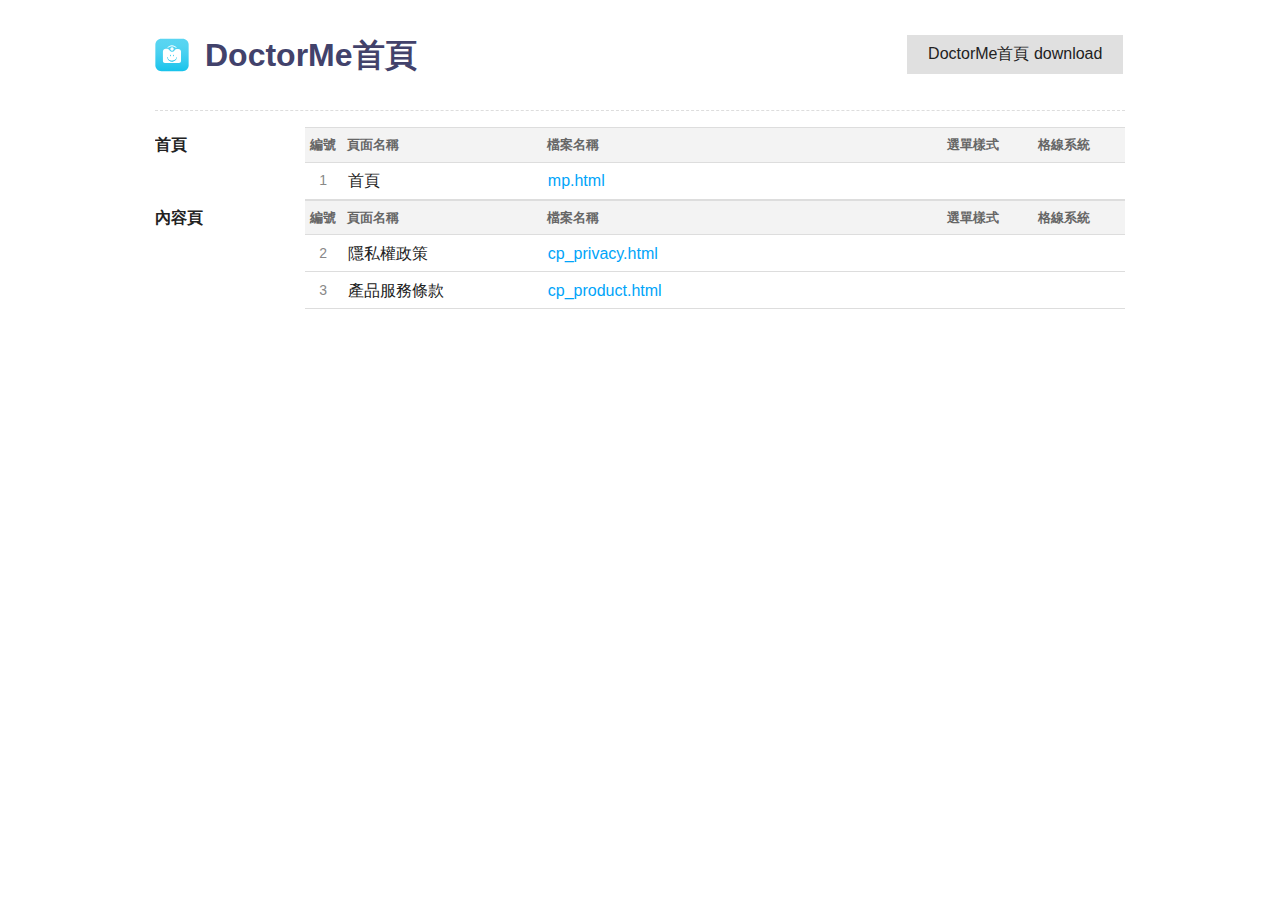
<file: index.html>
<!DOCTYPE html>
<html lang="zh-Hant" class="no-js">

<head>
  <meta name="robots" content="noindex" />
  <!-- 使用 noindex 禁止 Google 搜尋建立索引，套版時請工程師刪掉這行 -->
  <meta charset="utf-8" />
  <meta http-equiv="X-UA-Compatible" content="IE=edge" />
  <meta name="viewport" content="width=device-width, initial-scale=1" />
  <title>DoctorMe首頁</title>
  <!--[if lt IE 9]>
      <script src="js/html5shiv.js"></script>
      <script src="js/respond.min.js"></script>
    <![endif]-->
  <!-- mainJs -->
  <link rel="stylesheet" href="css/style.css" />
  <style>
    .demo_wrap {
      max-width: 1000px;
      margin: 0em auto 1em;
      padding: 15px 15px 3em;
      clear: both;
      background: #fff;
    }

    .demo_wrap h1 {
      display: block;
      margin: 0px auto;
      max-width: 50px;
      float: left;
      margin-right: 1em;
      white-space: nowrap;
      color: rgb(66, 66, 107);
      display: flex;
      align-items: center;
      line-height: 5rem;
    }

    .demo_wrap img {
      margin-right: 1rem;
      display: block;
    }

    @media screen and (max-width: 545px) {
      .demo_wrap h1 {
        max-width: 100%;
        float: none;
        text-align: center;
      }
    }

    .demo_wrap h1 img {
      width: 300px;
    }

    .num {
      width: 12%;
    }

    body {
      counter-reset: num;
    }

    table {}

    table th {
      color: #555;
      font-size: 0.813rem;
      text-align: left;
      color: #666;
    }

    table td,
    table th {
      border-left: none;
      border-right: none;
      padding: 0.4em;
    }

    table td .gray {
      color: #808080;
      font-size: 0.938rem;
    }

    table td a {
      display: block;
    }

    table tr th:first-child {
      width: 30px;
    }

    table caption {
      text-align: left;
      font-weight: bold;
      font-size: 1.25em;
      padding: 0.5em 0;
      color: #ff5050;
    }

    tbody tr td:first-child:before {
      counter-increment: num;
      display: block;
      text-align: center;
      color: #888;
      font-size: 0.875rem;
      content: counters(num, '.') ' ';
    }

    tbody tr td:nth-child(2) {
      width: 200px;
    }

    tbody tr td:nth-child(3) {
      width: 400px;
    }

    .btnGrp {
      text-align: right;
    }

    @media screen and (max-width: 545px) {
      .btnGrp {
        text-align: center;
      }
    }

    .tableWrapper {
      display: flex;
      align-items: flex-start;
    }

    @media screen and (max-width: 545px) {
      .tableWrapper {
        flex-flow: row wrap;
      }

      .tableWrapper h2 {
        flex: 1 0 100%;
        margin-bottom: 1em;
      }
    }

    h2 {
      margin: 0.5em 0 0.25em;
      font-size: 1rem;
      line-height: 1.25em;
      white-space: nowrap;
    }

    .tableWrapper h2 {
      flex: 0 0 150px;
      padding-right: 1em;
    }

    hr {
      border-top: 1px dashed #ddd;
    }
  </style>
</head>

<body>
  <div class="demo_wrap">
    <h1><img src="images/Logo.svg" alt="" />
      DoctorMe首頁
    </h1>
    <div class="btnGrp">
      <a href="https://github.com/HywebU00/2023_DoctorMe_frontPage" class="btn">DoctorMe首頁 download</a>
    </div>
    <hr />
    <div class="tableWrapper">
      <h2>首頁</h2>
      <!-- hyUI 標準頁面 -->
      <table>
        <thead>
          <tr>
            <th class="num">編號</th>
            <th>頁面名稱</th>
            <th>檔案名稱</th>
            <th>選單樣式</th>
            <th>格線系統</th>
          </tr>
        </thead>
        <tbody>
          <tr>
            <td></td>
            <td>首頁</td>
            <!-- 連結放到a裡面就好 -->
            <td><a href="mp.html"></a></td>
            <td><span class="gray"></span></td>
            <td><span class="gray"></span></td>
          </tr>
        </tbody>
      </table>
    </div>
    <div class="tableWrapper">
      <h2>內容頁</h2>
      <!-- hyUI 標準頁面 -->
      <table>
        <thead>
          <tr>
            <th class="num">編號</th>
            <th>頁面名稱</th>
            <th>檔案名稱</th>
            <th>選單樣式</th>
            <th>格線系統</th>
          </tr>
        </thead>
        <tbody>
          <tr>
            <td></td>
            <td>隱私權政策</td>
            <!-- 連結放到a裡面就好 -->
            <td><a href="cp_privacy.html"></a></td>
            <td><span class="gray"></span></td>
            <td><span class="gray"></span></td>
          </tr>
          <tr>
            <td></td>
            <td>產品服務條款</td>
            <!-- 連結放到a裡面就好 -->
            <td><a href="cp_product.html"></a></td>
            <td><span class="gray"></span></td>
            <td><span class="gray"></span></td>
          </tr>
        </tbody>
      </table>
      <hr />
    </div>
    <a href="javascript:;" class="scrollToTop" role="button">回頁首</a>
    <script>
      let aName = document.querySelectorAll('tbody a');
      aName.forEach((i) => {
        let Link = i.getAttribute('href');
        i.textContent = Link;
      });
    </script>
</body>

</html>
</file>
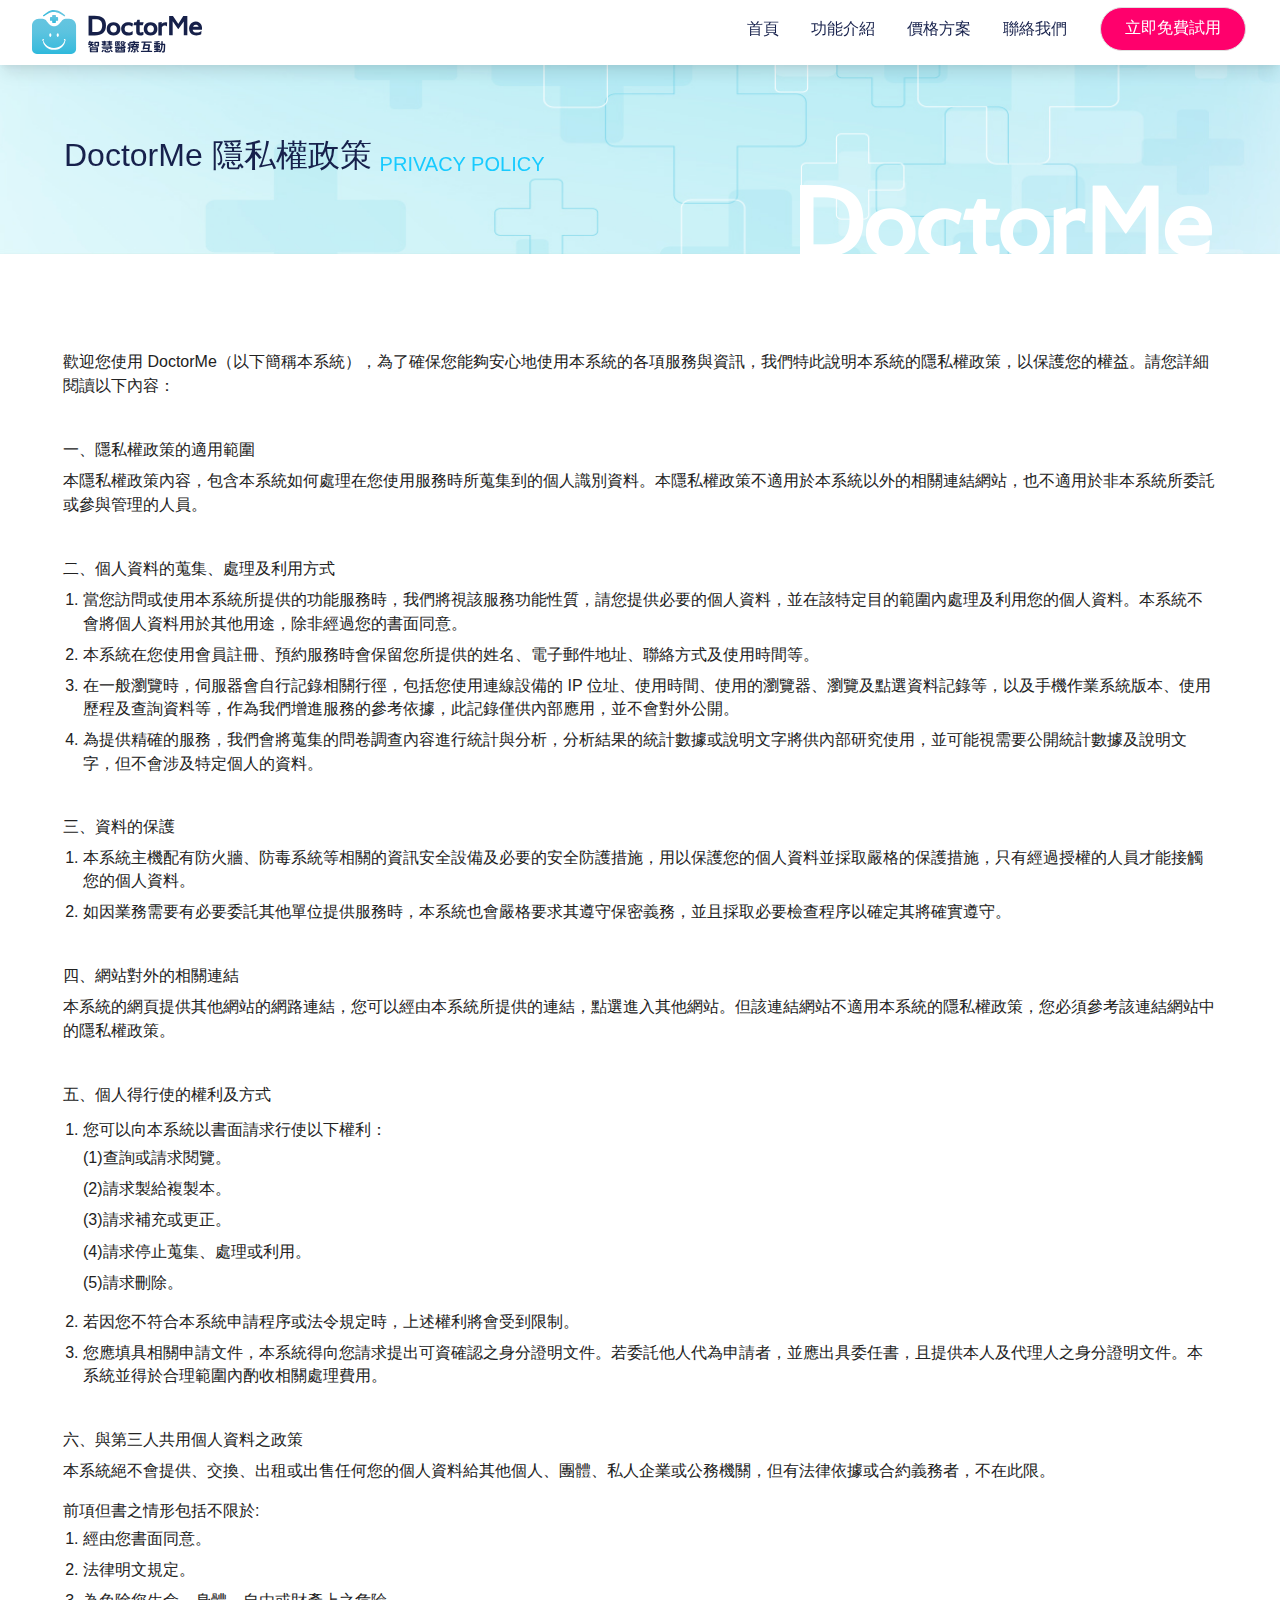
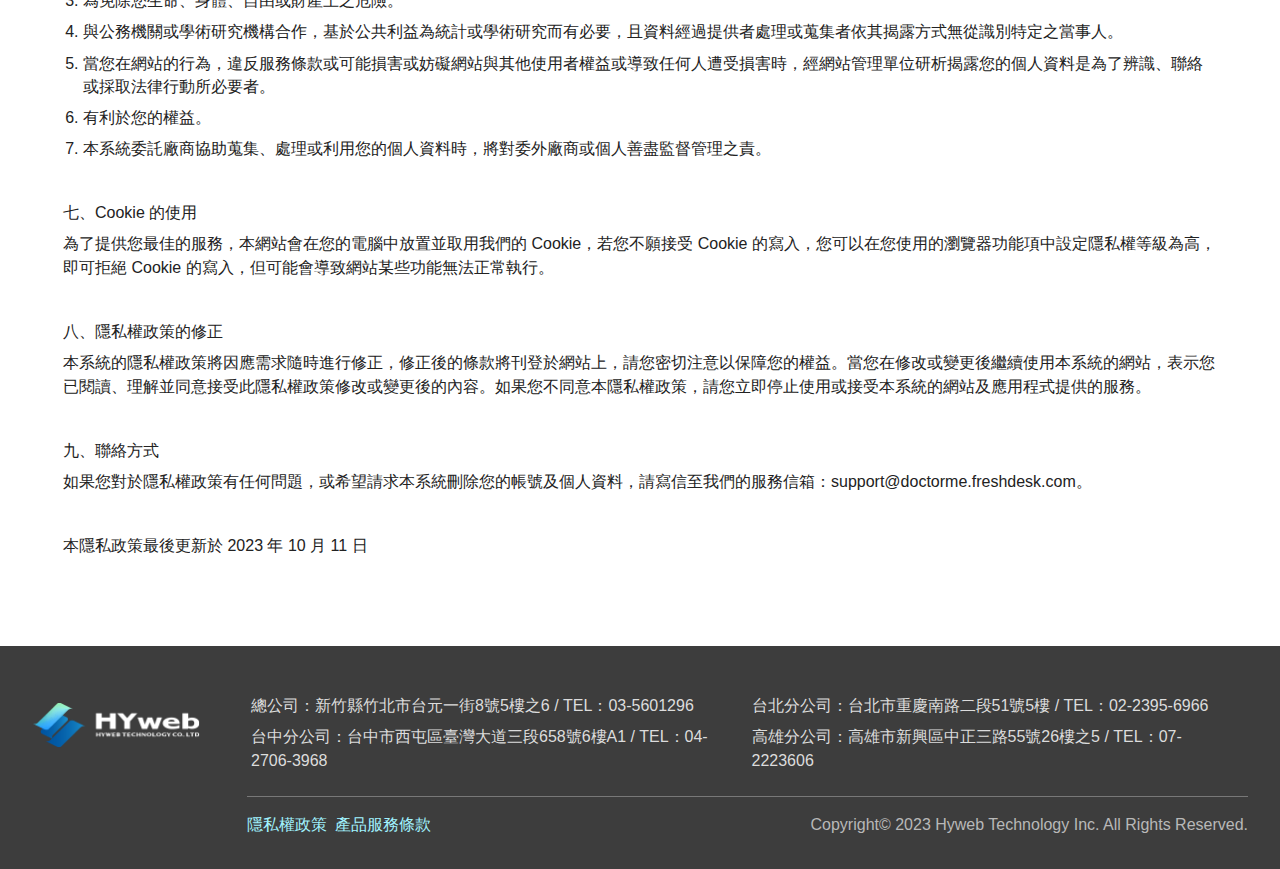
<file: cp_privacy.html>
<!DOCTYPE html>
<html lang="zh-Hant" class="no-js">

<head>
  <meta name="robots" content="noindex" />
  <!-- 使用 noindex 禁止 Google 搜尋建立索引，套版時請工程師刪掉這行 -->
  <meta charset="utf-8" />
  <meta http-equiv="X-UA-Compatible" content="IE=edge" />
  <meta name="viewport" content="width=device-width, initial-scale=1" />
  <title>DoctorMe</title>

  <!-- style css -->
  <link href="vendor/aos/aos.css" rel="stylesheet">
  <link href="https://fonts.googleapis.com/icon?family=Material+Icons+Round" rel="stylesheet">
  <link rel="stylesheet" href="css/style.css" />
  <!-- favicon -->
  <link href="images/logo.ico" rel="icon" type="image/x-icon" />
</head>

<body>
  <!-- wrapper Start -->
  <div class="wrapper cp">

    <!-- header start-->
    <header class="">
      <div class="header_content">
        <h1>
          <img class="mpLogo" src="images/mp/doctorme_logo.svg">
        </h1>
        <ul>
          <li><a href='#header'> 首頁</a></li>
          <li><a href='#product'> 功能介紹</a></li>
          <li><a href='#price'> 價格方案</a></li>
          <li><a href='#contact'> 聯絡我們</a></li>
          <li><button class="applyBtn btn"><span>立即免費試用</span></button></li>
        </ul>
        <button class="mobileBtn btn">
          <i class=" material-icons-round">
            menu
          </i>
        </button>
        <div class="mobileContenet">
          <div>
            <ul>
              <li>
                <a href='#header'>
                  首頁
                </a>
              </li>
              <li>
                <a href='#product'>
                  功能介紹
                </a>
              </li>
              <li>
                <a href='#price'>
                  價格方案
                </a>
              </li>
              <li>
                <a href='#contact'>
                  聯絡我們
                </a>
              </li>
              <li>
                <button class="applyBtn btn">立即免費試用</button>
              </li>
            </ul>
          </div>
        </div>
      </div>
    </header>
    <!-- header end-->

    <!-- main Start -->
    <main class="cp main">
      <!-- banner start -->
      <section class="privacyBanner">
        <div>
          <h1 data-aos="fade-right" data-aos-duration="1500">
            <span>DoctorMe 隱私權政策</span>
            <span class="subtitle" data-aos="fade-left" data-aos-duration="1600">
              <p>PRIVACY POLICY</p>
            </span>
          </h1>
        </div>
      </section>
      <!-- banner end -->

      <!--身為 診所業者 start -->

      <section class="privacySection">
        <div class="">
          <div class="container">
            <div class="flexSet">
              <div class="col">
                <p>歡迎您使用 DoctorMe（以下簡稱本系統），為了確保您能夠安心地使用本系統的各項服務與資訊，我們特此說明本系統的隱私權政策，以保護您的權益。請您詳細閱讀以下內容：</p>
                <ul>
                  <li>
                    <h3>
                      <span>一、隱私權政策的適用範圍</span>
                    </h3>
                    <p>本隱私權政策內容，包含本系統如何處理在您使用服務時所蒐集到的個人識別資料。本隱私權政策不適用於本系統以外的相關連結網站，也不適用於非本系統所委託或參與管理的人員。
                    </p>
                  </li>
                  <li>
                    <h3>
                      <span>二、個人資料的蒐集、處理及利用方式
                      </span>
                    </h3>
                    <ul class="numList">
                      <li>當您訪問或使用本系統所提供的功能服務時，我們將視該服務功能性質，請您提供必要的個人資料，並在該特定目的範圍內處理及利用您的個人資料。本系統不會將個人資料用於其他用途，除非經過您的書面同意。</li>
                      <li>
                        本系統在您使用會員註冊、預約服務時會保留您所提供的姓名、電子郵件地址、聯絡方式及使用時間等。
                      </li>
                      <li>
                        在一般瀏覽時，伺服器會自行記錄相關行徑，包括您使用連線設備的 IP 位址、使用時間、使用的瀏覽器、瀏覽及點選資料記錄等，以及手機作業系統版本、使用歷程及查詢資料等，作為我們增進服務的參考依據，此記錄僅供內部應用，並不會對外公開。
                      </li>
                      <li>
                        為提供精確的服務，我們會將蒐集的問卷調查內容進行統計與分析，分析結果的統計數據或說明文字將供內部研究使用，並可能視需要公開統計數據及說明文字，但不會涉及特定個人的資料。
                      </li>
                    </ul>
                  </li>
                  <li>
                    <h3>
                      <span>三、資料的保護</span>
                    </h3>
                    <ul class="numList">
                      <li>
                        本系統主機配有防火牆、防毒系統等相關的資訊安全設備及必要的安全防護措施，用以保護您的個人資料並採取嚴格的保護措施，只有經過授權的人員才能接觸您的個人資料。
                      </li>
                      <li>如因業務需要有必要委託其他單位提供服務時，本系統也會嚴格要求其遵守保密義務，並且採取必要檢查程序以確定其將確實遵守。
                      </li>
                    </ul>
                  </li>
                  <li>
                    <h3>
                      <span>四、網站對外的相關連結
                      </span>
                    </h3>
                    <p>本系統的網頁提供其他網站的網路連結，您可以經由本系統所提供的連結，點選進入其他網站。但該連結網站不適用本系統的隱私權政策，您必須參考該連結網站中的隱私權政策。
                    </p>
                  </li>
                  <li>
                    <h3>
                      <span>五、個人得行使的權利及方式
                      </span>
                    </h3>
                    <ul class="numList">
                      <li>
                        <p class="listTitle">您可以向本系統以書面請求行使以下權利：</p>
                        <ul>
                          <li>(1)查詢或請求閱覽。
                          </li>
                          <li>(2)請求製給複製本。
                          </li>
                          <li>(3)請求補充或更正。
                          </li>
                          <li>(4)請求停止蒐集、處理或利用。
                          </li>
                          <li>(5)請求刪除。</li>
                        </ul>
                      </li>
                      <li>
                        若因您不符合本系統申請程序或法令規定時，上述權利將會受到限制。
                      </li>
                      <li>您應填具相關申請文件，本系統得向您請求提出可資確認之身分證明文件。若委託他人代為申請者，並應出具委任書，且提供本人及代理人之身分證明文件。本系統並得於合理範圍內酌收相關處理費用。
                      </li>
                    </ul>
                  </li>
                  <li>
                    <h3>
                      <span>六、與第三人共用個人資料之政策
                      </span>
                    </h3>
                    <p>
                      本系統絕不會提供、交換、出租或出售任何您的個人資料給其他個人、團體、私人企業或公務機關，但有法律依據或合約義務者，不在此限。
                    </p>
                    <p class="listTitle">前項但書之情形包括不限於:</p>
                    <ul class="numList">
                      <li>
                        經由您書面同意。
                      </li>
                      <li>法律明文規定。
                      </li>
                      <li>為免除您生命、身體、自由或財產上之危險。
                      </li>
                      <li>與公務機關或學術研究機構合作，基於公共利益為統計或學術研究而有必要，且資料經過提供者處理或蒐集者依其揭露方式無從識別特定之當事人。</li>
                      <li>當您在網站的行為，違反服務條款或可能損害或妨礙網站與其他使用者權益或導致任何人遭受損害時，經網站管理單位研析揭露您的個人資料是為了辨識、聯絡或採取法律行動所必要者。
                      </li>
                      <li>有利於您的權益。
                      </li>
                      <li>本系統委託廠商協助蒐集、處理或利用您的個人資料時，將對委外廠商或個人善盡監督管理之責。</li>
                    </ul>
                  </li>
                  <li>
                    <h3>
                      <span>七、Cookie 的使用
                      </span>
                    </h3>
                    <p>為了提供您最佳的服務，本網站會在您的電腦中放置並取用我們的 Cookie，若您不願接受 Cookie 的寫入，您可以在您使用的瀏覽器功能項中設定隱私權等級為高，即可拒絕 Cookie 的寫入，但可能會導致網站某些功能無法正常執行。

                    </p>
                  </li>
                  <li>
                    <h3>
                      <span>八、隱私權政策的修正
                      </span>
                    </h3>
                    <p>本系統的隱私權政策將因應需求隨時進行修正，修正後的條款將刊登於網站上，請您密切注意以保障您的權益。當您在修改或變更後繼續使用本系統的網站，表示您已閱讀、理解並同意接受此隱私權政策修改或變更後的內容。如果您不同意本隱私權政策，請您立即停止使用或接受本系統的網站及應用程式提供的服務。
                    </p>
                  </li>
                  <li>
                    <h3>
                      <span>九、聯絡方式
                      </span>
                    </h3>
                    <p>如果您對於隱私權政策有任何問題，或希望請求本系統刪除您的帳號及個人資料，請寫信至我們的服務信箱：support@doctorme.freshdesk.com。
                    </p>
                  </li>
                  <li>
                    <p>本隱私政策最後更新於 2023 年 10 月 11 日</p>
                  </li>
                </ul>
              </div>
            </div>
          </div>
        </div>
      </section>
      <!--身為 診所業者 end -->

    </main>
    <footer>
      <div class="footerInfo">
        <div class="">
          <img src="images/mp/hywebLogo.png" alt="" />
        </div>
        <div class="info">
          <ul>
            <li>總公司：新竹縣竹北市台元一街8號5樓之6 / TEL：03-5601296</li>
            <li>台北分公司：台北市重慶南路二段51號5樓 / TEL：02-2395-6966</li>
            <li>台中分公司：台中市西屯區臺灣大道三段658號6樓A1 / TEL：04-2706-3968</li>
            <li>高雄分公司：高雄市新興區中正三路55號26樓之5 / TEL：07-2223606</li>
          </ul>
          <div class="text">
            <span><a href="cp_privacy.html">隱私權政策</a> <a href="cp_product.html">產品服務條款</a></span>
            <p> Copyright© 2023 Hyweb Technology Inc. All Rights Reserved.</p>
          </div>
        </div>
      </div>
    </footer>
  </div>
  <a href="javascript:;" class="scrollToTop gotoTopBtn" role="button">

  </a>

  <script src="vendor/aos/aos.js"></script>
  <script src="js/main.js"></script>
  <script src="js/customize.js"></script>
</body>

</html>
</file>
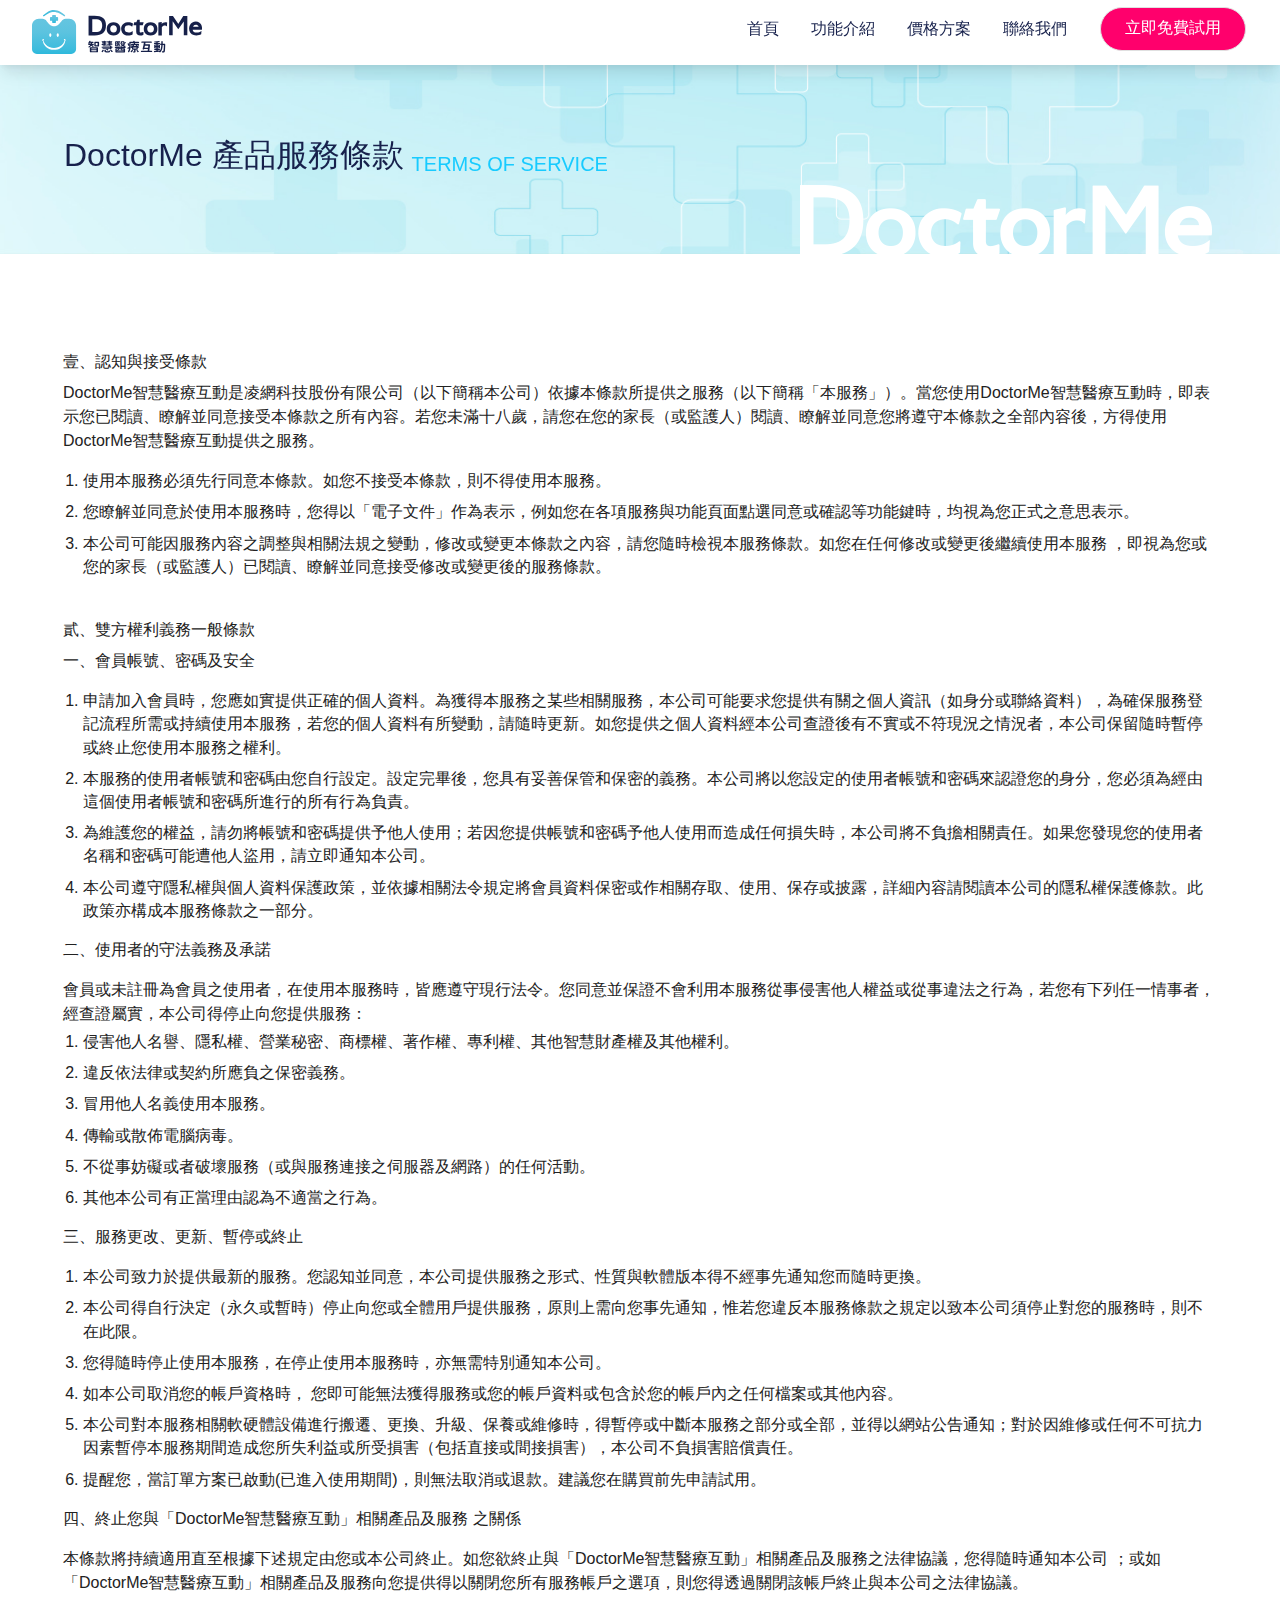
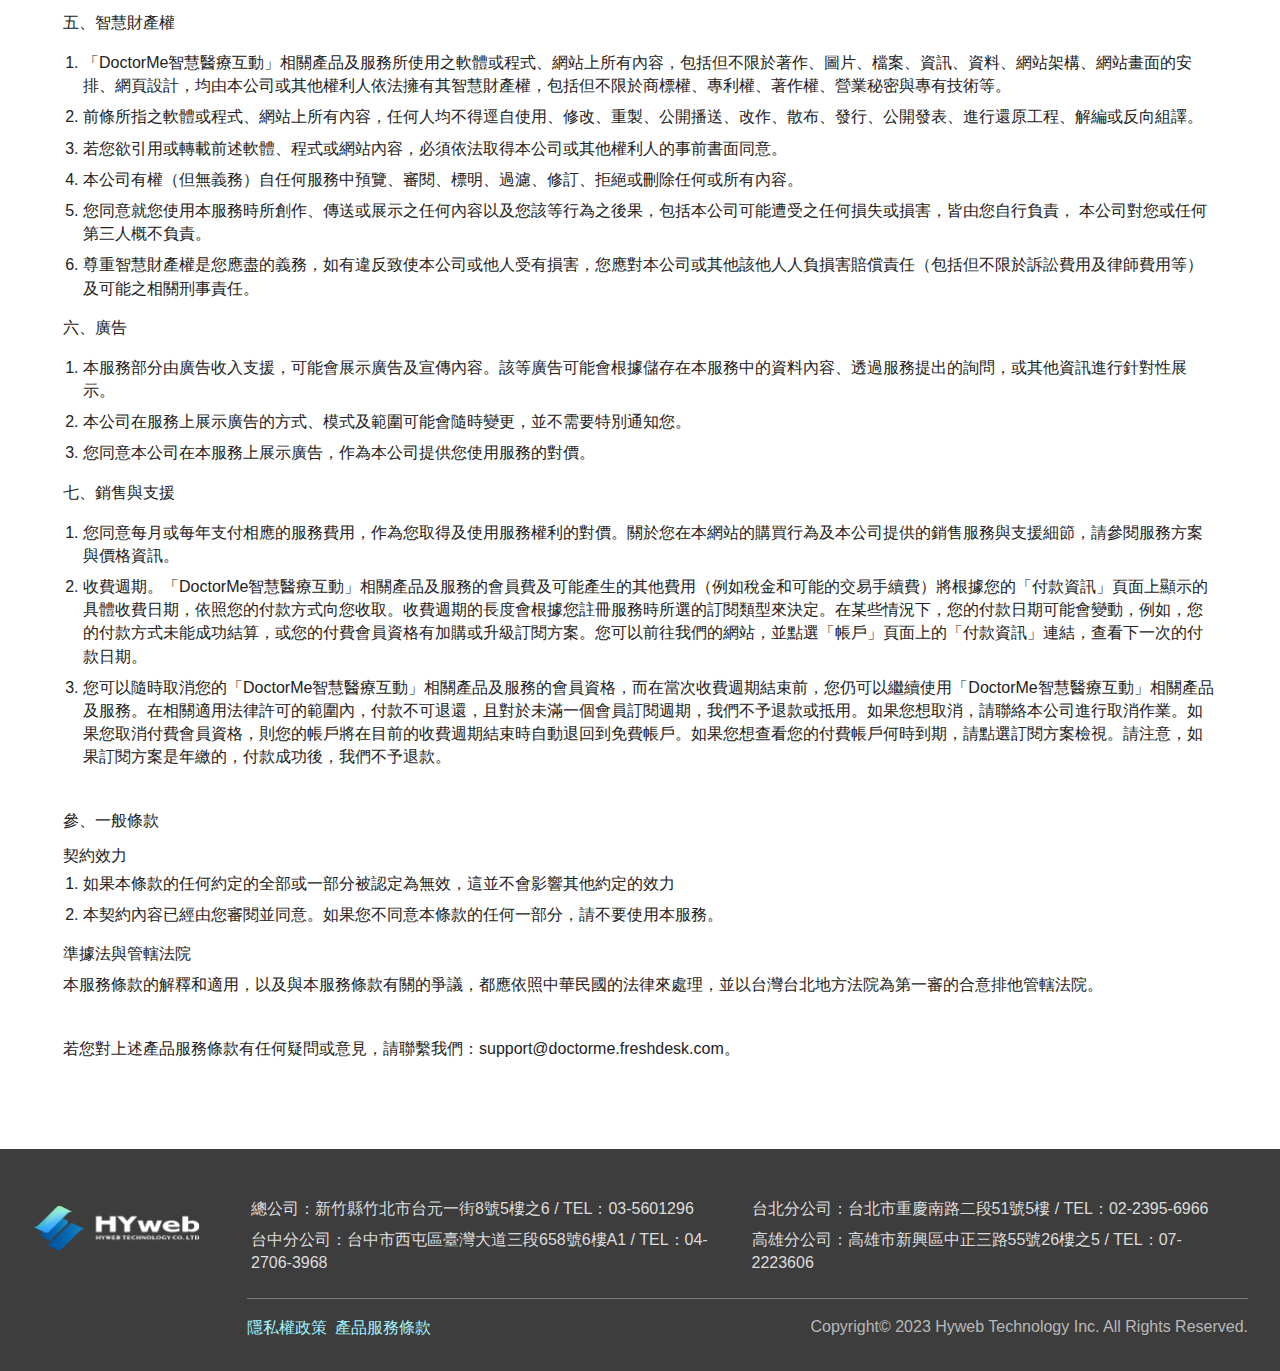
<file: cp_product.html>
<!DOCTYPE html>
<html lang="zh-Hant" class="no-js">

<head>
  <meta name="robots" content="noindex" />
  <!-- 使用 noindex 禁止 Google 搜尋建立索引，套版時請工程師刪掉這行 -->
  <meta charset="utf-8" />
  <meta http-equiv="X-UA-Compatible" content="IE=edge" />
  <meta name="viewport" content="width=device-width, initial-scale=1" />
  <title>DoctorMe</title>

  <!-- style css -->
  <link href="vendor/aos/aos.css" rel="stylesheet">
  <link href="https://fonts.googleapis.com/icon?family=Material+Icons+Round" rel="stylesheet">
  <link rel="stylesheet" href="css/style.css" />
  <!-- favicon -->
  <link href="images/logo.ico" rel="icon" type="image/x-icon" />
</head>

<body>
  <!-- wrapper Start -->
  <div class="wrapper cp">

    <!-- header start-->
    <header class="">
      <div class="header_content">
        <h1>
          <img class="mpLogo" src="images/mp/doctorme_logo.svg">
        </h1>
        <ul>
          <li><a href='#header'> 首頁</a></li>
          <li><a href='#product'> 功能介紹</a></li>
          <li><a href='#price'> 價格方案</a></li>
          <li><a href='#contact'> 聯絡我們</a></li>
          <li><button class="applyBtn btn"><span>立即免費試用</span></button></li>
        </ul>
        <button class="mobileBtn btn">
          <i class=" material-icons-round">
            menu
          </i>
        </button>
        <div class="mobileContenet">
          <div>
            <ul>
              <li>
                <a href='#header'>
                  首頁
                </a>
              </li>
              <li>
                <a href='#product'>
                  功能介紹
                </a>
              </li>
              <li>
                <a href='#price'>
                  價格方案
                </a>
              </li>
              <li>
                <a href='#contact'>
                  聯絡我們
                </a>
              </li>
              <li>
                <button class="applyBtn btn">立即免費試用</button>
              </li>
            </ul>
          </div>
        </div>
      </div>
    </header>
    <!-- header end-->

    <!-- main Start -->
    <main class="cp main">
      <!-- banner start -->
      <section class="privacyBanner">
        <div>
          <h1 data-aos="fade-right" data-aos-duration="1500">
            <span>DoctorMe 產品服務條款</span>
            <span class="subtitle" data-aos="fade-left" data-aos-duration="1600">
              <p>TERMS OF SERVICE</p>
            </span>
          </h1>
        </div>
      </section>
      <!-- banner end -->

      <!--身為 診所業者 start -->

      <section class="privacySection">
        <div class="">
          <div class="container">
            <div class="flexSet">
              <div class="col">

                <ul>
                  <li>
                    <h3>
                      <span>壹、認知與接受條款</span>
                    </h3>
                    <p>DoctorMe智慧醫療互動是凌網科技股份有限公司（以下簡稱本公司）依據本條款所提供之服務（以下簡稱「本服務」）。當您使用DoctorMe智慧醫療互動時，即表示您已閱讀、瞭解並同意接受本條款之所有內容。若您未滿十八歲，請您在您的家長（或監護人）閱讀、瞭解並同意您將遵守本條款之全部內容後，方得使用DoctorMe智慧醫療互動提供之服務。
                    </p>
                    <ul class="numList">
                      <li>
                        使用本服務必須先行同意本條款。如您不接受本條款，則不得使用本服務。
                      </li>
                      <li>您瞭解並同意於使用本服務時，您得以「電子文件」作為表示，例如您在各項服務與功能頁面點選同意或確認等功能鍵時，均視為您正式之意思表示。
                      </li>
                      <li>本公司可能因服務內容之調整與相關法規之變動，修改或變更本條款之內容，請您隨時檢視本服務條款。如您在任何修改或變更後繼續使用本服務 ，即視為您或您的家長（或監護人）已閱讀、瞭解並同意接受修改或變更後的服務條款。</li>
                    </ul>
                  </li>
                  <li>
                    <h3>
                      <span>貳、雙方權利義務一般條款
                      </span>
                    </h3>
                    <p>一、會員帳號、密碼及安全</p>
                    <ul class="numList">
                      <li>申請加入會員時，您應如實提供正確的個人資料。為獲得本服務之某些相關服務，本公司可能要求您提供有關之個人資訊（如身分或聯絡資料），為確保服務登記流程所需或持續使用本服務，若您的個人資料有所變動，請隨時更新。如您提供之個人資料經本公司查證後有不實或不符現況之情況者，本公司保留隨時暫停或終止您使用本服務之權利。
                      </li>
                      <li>本服務的使用者帳號和密碼由您自行設定。設定完畢後，您具有妥善保管和保密的義務。本公司將以您設定的使用者帳號和密碼來認證您的身分，您必須為經由這個使用者帳號和密碼所進行的所有行為負責。</li>
                      <li>
                        為維護您的權益，請勿將帳號和密碼提供予他人使用；若因您提供帳號和密碼予他人使用而造成任何損失時，本公司將不負擔相關責任。如果您發現您的使用者名稱和密碼可能遭他人盜用，請立即通知本公司。
                      </li>
                      <li>本公司遵守隱私權與個人資料保護政策，並依據相關法令規定將會員資料保密或作相關存取、使用、保存或披露，詳細內容請閱讀本公司的隱私權保護條款。此政策亦構成本服務條款之一部分。</li>
                    </ul>
                    <p>二、使用者的守法義務及承諾
                    </p>
                    <p class="listTitle">
                      會員或未註冊為會員之使用者，在使用本服務時，皆應遵守現行法令。您同意並保證不會利用本服務從事侵害他人權益或從事違法之行為，若您有下列任一情事者，經查證屬實，本公司得停止向您提供服務：
                    </p>
                    <ul class="numList">
                      <li>侵害他人名譽、隱私權、營業秘密、商標權、著作權、專利權、其他智慧財產權及其他權利。</li>
                      <li>
                        違反依法律或契約所應負之保密義務。
                      </li>
                      <li>冒用他人名義使用本服務。
                      </li>
                      <li>傳輸或散佈電腦病毒。
                      </li>
                      <li>不從事妨礙或者破壞服務（或與服務連接之伺服器及網路）的任何活動。
                      </li>
                      <li>其他本公司有正當理由認為不適當之行為。</li>
                    </ul>
                    <p>三、服務更改、更新、暫停或終止</p>
                    <ul class="numList">
                      <li>
                        本公司致力於提供最新的服務。您認知並同意，本公司提供服務之形式、性質與軟體版本得不經事先通知您而隨時更換。
                      </li>
                      <li>本公司得自行決定（永久或暫時）停止向您或全體用戶提供服務，原則上需向您事先通知，惟若您違反本服務條款之規定以致本公司須停止對您的服務時，則不在此限。</li>
                      <li>
                        您得隨時停止使用本服務，在停止使用本服務時，亦無需特別通知本公司。
                      </li>
                      <li>如本公司取消您的帳戶資格時， 您即可能無法獲得服務或您的帳戶資料或包含於您的帳戶內之任何檔案或其他內容。
                      </li>
                      <li>本公司對本服務相關軟硬體設備進行搬遷、更換、升級、保養或維修時，得暫停或中斷本服務之部分或全部，並得以網站公告通知；對於因維修或任何不可抗力因素暫停本服務期間造成您所失利益或所受損害（包括直接或間接損害），本公司不負損害賠償責任。
                      </li>
                      <li>提醒您，當訂單方案已啟動(已進入使用期間)，則無法取消或退款。建議您在購買前先申請試用。</li>
                    </ul>
                    <p>
                      四、終止您與「DoctorMe智慧醫療互動」相關產品及服務 之關係
                    </p>
                    <p>本條款將持續適用直至根據下述規定由您或本公司終止。如您欲終止與「DoctorMe智慧醫療互動」相關產品及服務之法律協議，您得隨時通知本公司 ；或如「DoctorMe智慧醫療互動」相關產品及服務向您提供得以關閉您所有服務帳戶之選項，則您得透過關閉該帳戶終止與本公司之法律協議。
                    </p>
                    <p>五、智慧財產權</p>
                    <ul class="numList">
                      <li>「DoctorMe智慧醫療互動」相關產品及服務所使用之軟體或程式、網站上所有內容，包括但不限於著作、圖片、檔案、資訊、資料、網站架構、網站畫面的安排、網頁設計，均由本公司或其他權利人依法擁有其智慧財產權，包括但不限於商標權、專利權、著作權、營業秘密與專有技術等。</li>
                      <li>
                        前條所指之軟體或程式、網站上所有內容，任何人均不得逕自使用、修改、重製、公開播送、改作、散布、發行、公開發表、進行還原工程、解編或反向組譯。
                      </li>
                      <li>若您欲引用或轉載前述軟體、程式或網站內容，必須依法取得本公司或其他權利人的事前書面同意。</li>
                      <li>
                        本公司有權（但無義務）自任何服務中預覽、審閱、標明、過濾、修訂、拒絕或刪除任何或所有內容。</li>
                      <li>
                        您同意就您使用本服務時所創作、傳送或展示之任何內容以及您該等行為之後果，包括本公司可能遭受之任何損失或損害，皆由您自行負責， 本公司對您或任何第三人概不負責。</li>
                      <li>
                        尊重智慧財產權是您應盡的義務，如有違反致使本公司或他人受有損害，您應對本公司或其他該他人人負損害賠償責任（包括但不限於訴訟費用及律師費用等）及可能之相關刑事責任。
                      </li>
                    </ul>
                    <p>六、廣告</p>
                    <ul class="numList">
                      <li>
                        本服務部分由廣告收入支援，可能會展示廣告及宣傳內容。該等廣告可能會根據儲存在本服務中的資料內容、透過服務提出的詢問，或其他資訊進行針對性展示。
                      </li>
                      <li>
                        本公司在服務上展示廣告的方式、模式及範圍可能會隨時變更，並不需要特別通知您。
                      </li>
                      <li>您同意本公司在本服務上展示廣告，作為本公司提供您使用服務的對價。</li>
                    </ul>
                    <p>七、銷售與支援
                    </p>
                    <ul class="numList">
                      <li>您同意每月或每年支付相應的服務費用，作為您取得及使用服務權利的對價。關於您在本網站的購買行為及本公司提供的銷售服務與支援細節，請參閱服務方案與價格資訊。
                      </li>
                      <li>
                        收費週期。「DoctorMe智慧醫療互動」相關產品及服務的會員費及可能產生的其他費用（例如稅金和可能的交易手續費）將根據您的「付款資訊」頁面上顯示的具體收費日期，依照您的付款方式向您收取。收費週期的長度會根據您註冊服務時所選的訂閱類型來決定。在某些情況下，您的付款日期可能會變動，例如，您的付款方式未能成功結算，或您的付費會員資格有加購或升級訂閱方案。您可以前往我們的網站，並點選「帳戶」頁面上的「付款資訊」連結，查看下一次的付款日期。
                      </li>
                      <li>
                        您可以隨時取消您的「DoctorMe智慧醫療互動」相關產品及服務的會員資格，而在當次收費週期結束前，您仍可以繼續使用「DoctorMe智慧醫療互動」相關產品及服務。在相關適用法律許可的範圍內，付款不可退還，且對於未滿一個會員訂閱週期，我們不予退款或抵用。如果您想取消，請聯絡本公司進行取消作業。如果您取消付費會員資格，則您的帳戶將在目前的收費週期結束時自動退回到免費帳戶。如果您想查看您的付費帳戶何時到期，請點選訂閱方案檢視。請注意，如果訂閱方案是年繳的，付款成功後，我們不予退款。
                      </li>
                    </ul>
                  </li>
                  <li>
                    <h3>
                      <span>參、一般條款</span>
                    </h3>
                    <p class="listTitle">契約效力</p>
                    <ul class="numList">
                      <li>如果本條款的任何約定的全部或一部分被認定為無效，這並不會影響其他約定的效力
                      </li>
                      <li>本契約內容已經由您審閱並同意。如果您不同意本條款的任何一部分，請不要使用本服務。
                      </li>

                    </ul>
                    <ul>

                      <li>準據法與管轄法院</li>
                      <li>本服務條款的解釋和適用，以及與本服務條款有關的爭議，都應依照中華民國的法律來處理，並以台灣台北地方法院為第一審的合意排他管轄法院。</li>

                    </ul>
                  </li>
                  <li>
                    <p>若您對上述產品服務條款有任何疑問或意見，請聯繫我們：support@doctorme.freshdesk.com。</p>
                  </li>
                </ul>
              </div>
            </div>
          </div>
        </div>
      </section>
      <!--身為 診所業者 end -->

    </main>
    <footer>
      <div class="footerInfo">
        <div class="">
          <img src="images/mp/hywebLogo.png" alt="" />
        </div>
        <div class="info">
          <ul>
            <li>總公司：新竹縣竹北市台元一街8號5樓之6 / TEL：03-5601296</li>
            <li>台北分公司：台北市重慶南路二段51號5樓 / TEL：02-2395-6966</li>
            <li>台中分公司：台中市西屯區臺灣大道三段658號6樓A1 / TEL：04-2706-3968</li>
            <li>高雄分公司：高雄市新興區中正三路55號26樓之5 / TEL：07-2223606</li>
          </ul>
          <div class="text">
            <span><a href="cp_privacy.html">隱私權政策</a> <a href="cp_product.html">產品服務條款</a></span>
            <p> Copyright© 2023 Hyweb Technology Inc. All Rights Reserved.</p>
          </div>
        </div>
      </div>
    </footer>
  </div>
  <a href="javascript:;" class="scrollToTop gotoTopBtn" role="button">

  </a>

  <script src="vendor/aos/aos.js"></script>
  <script src="js/main.js"></script>
  <script src="js/customize.js"></script>
</body>

</html>
</file>
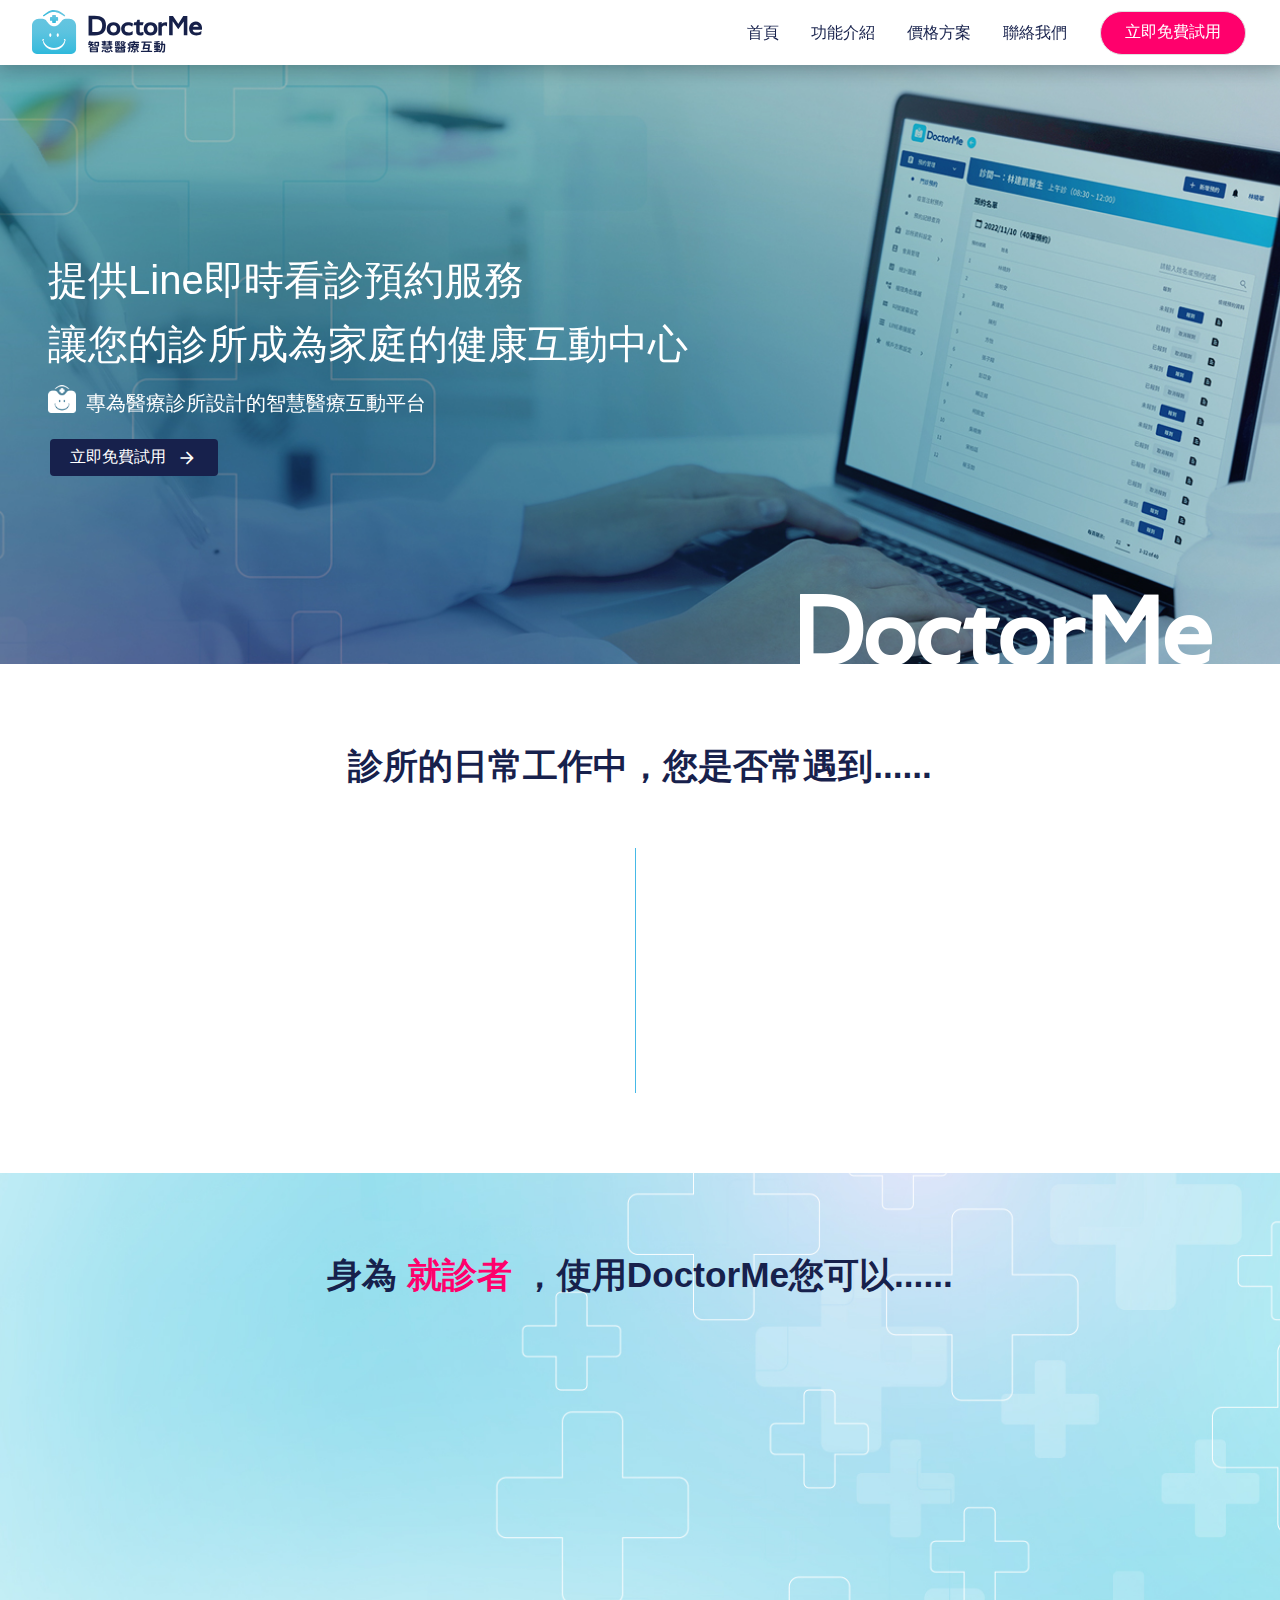
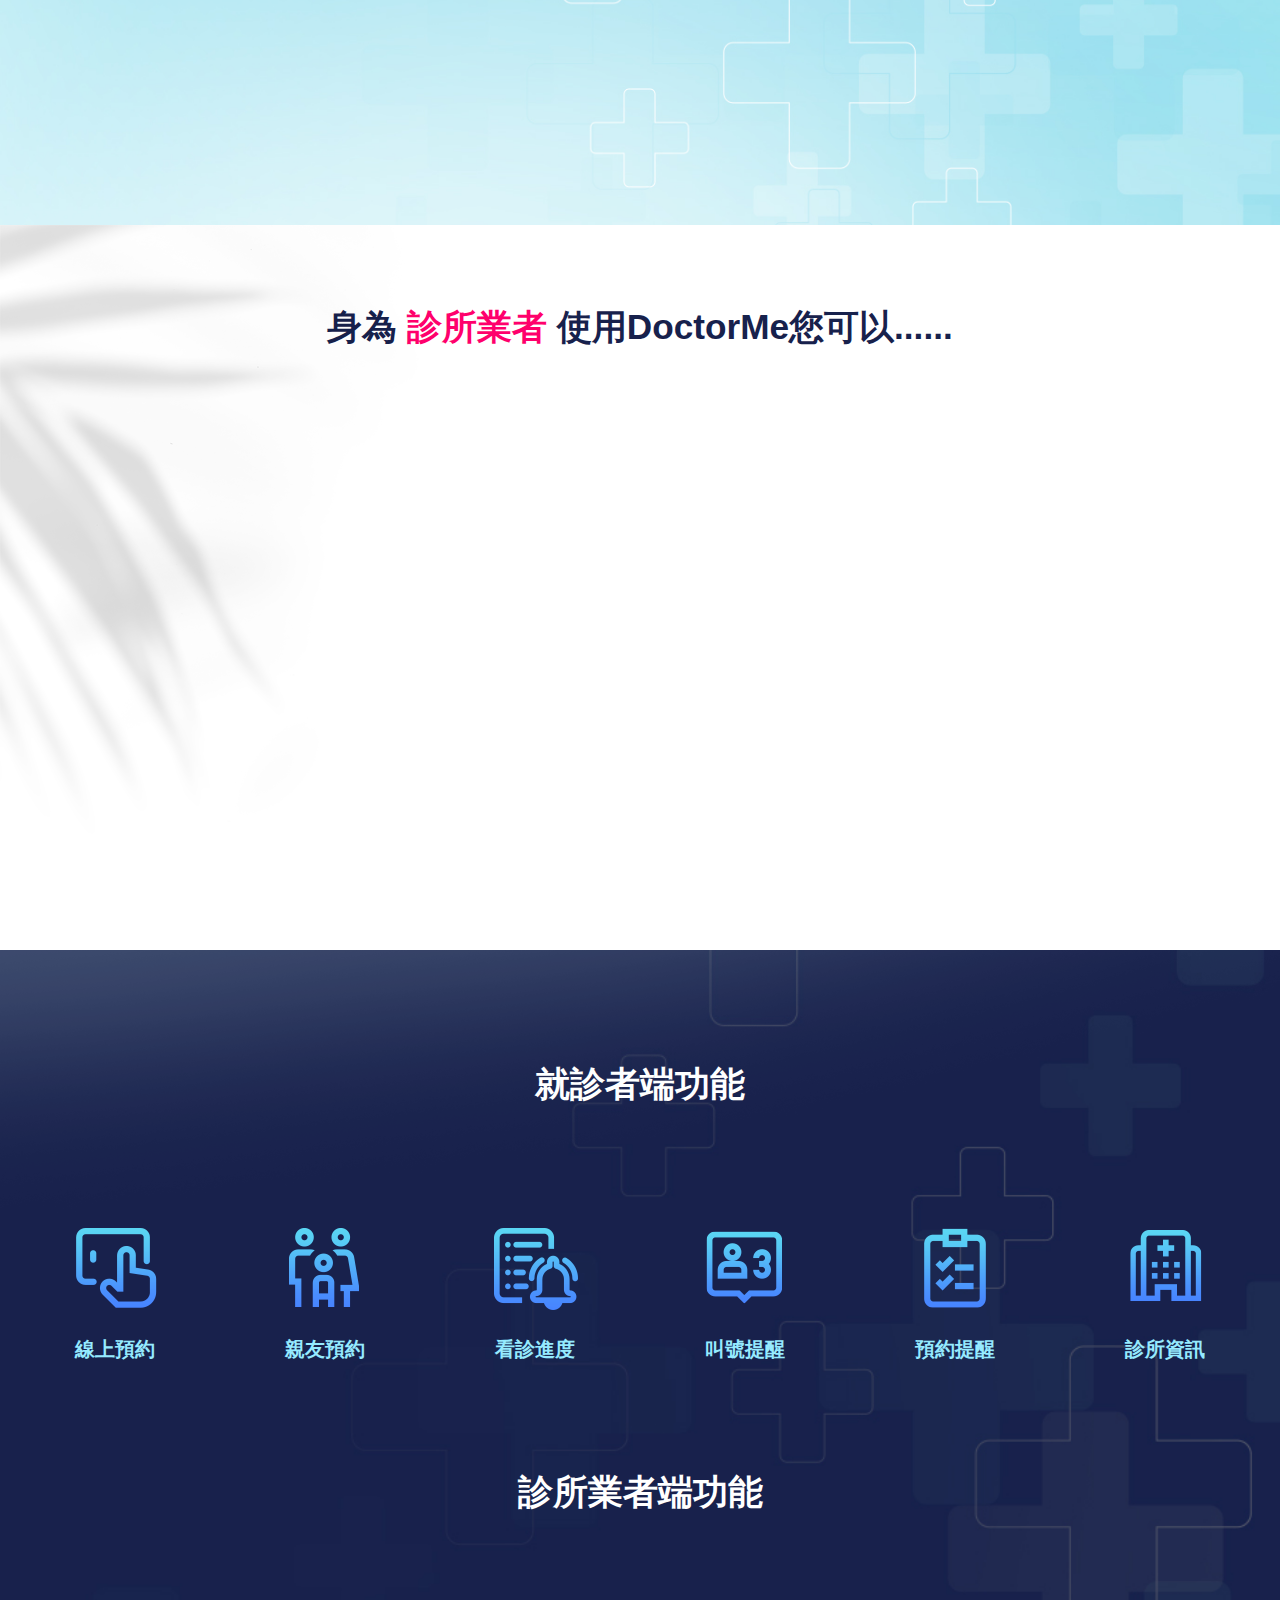
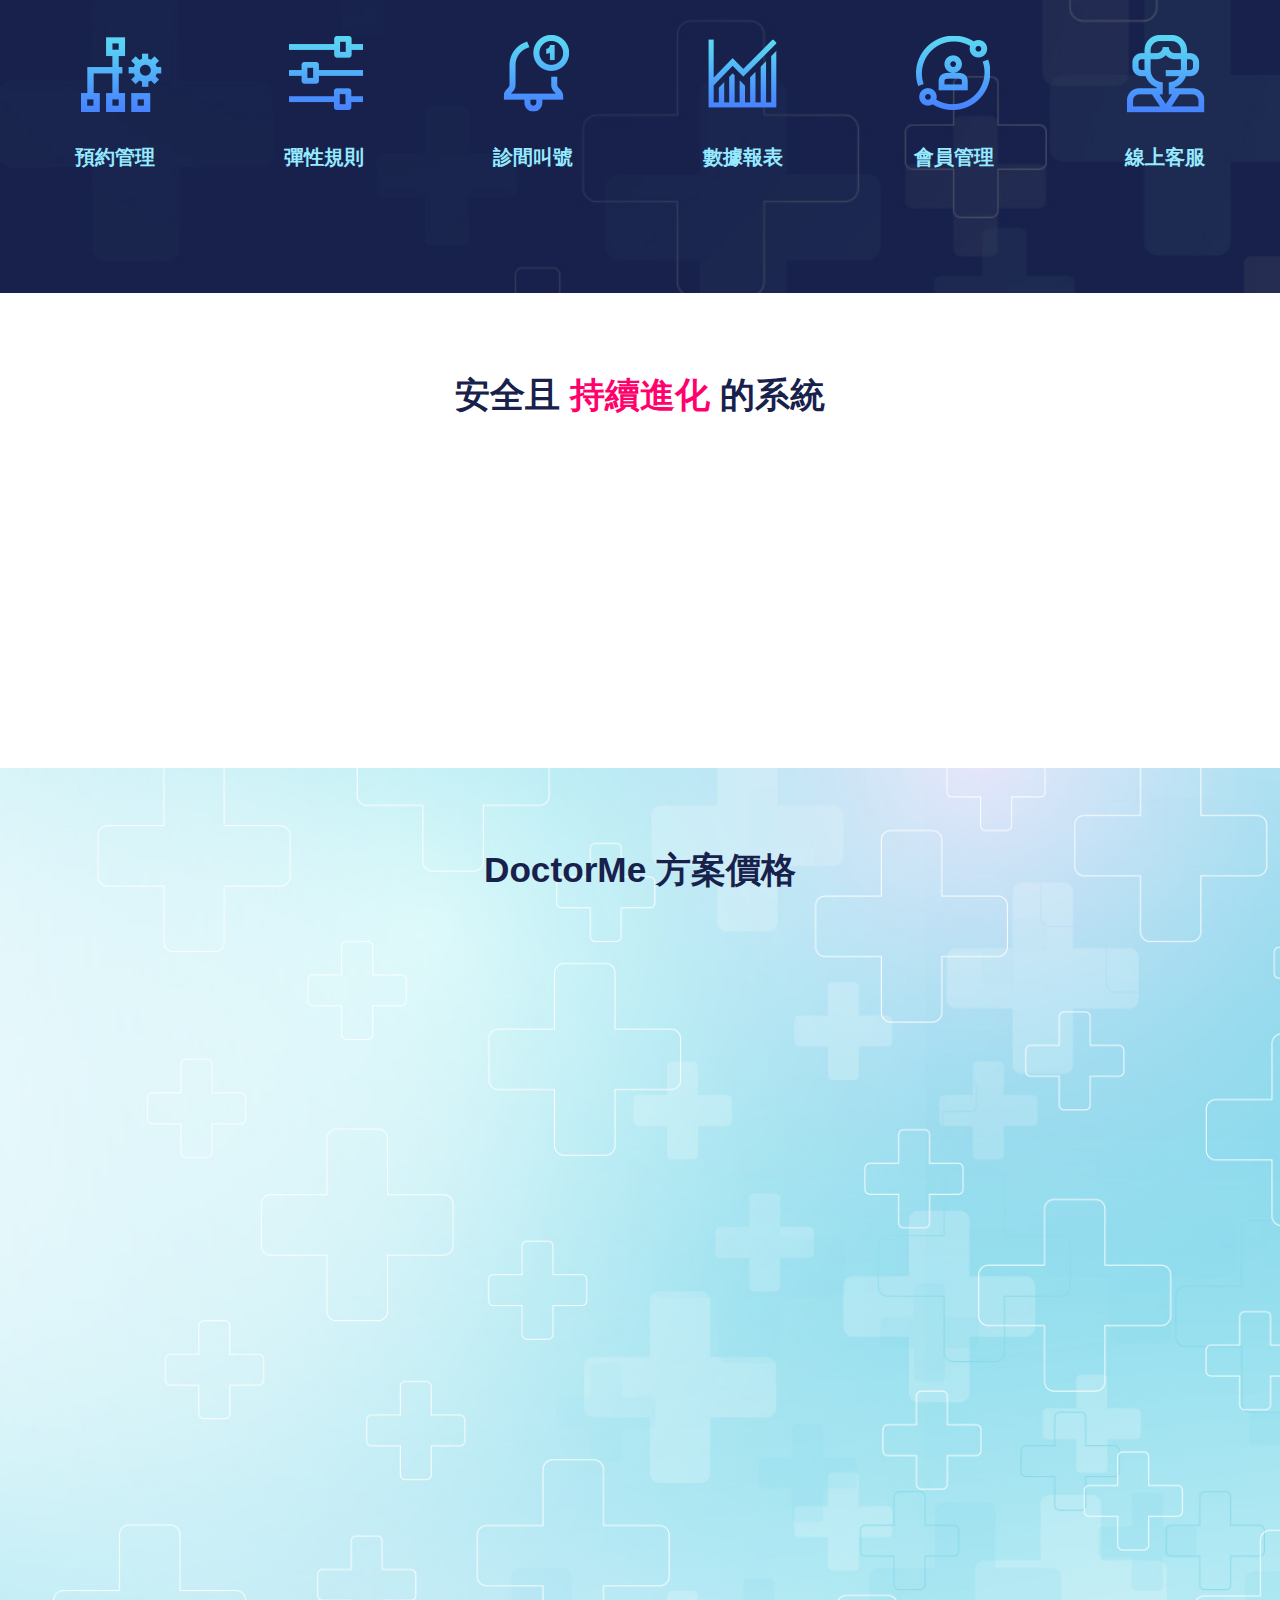
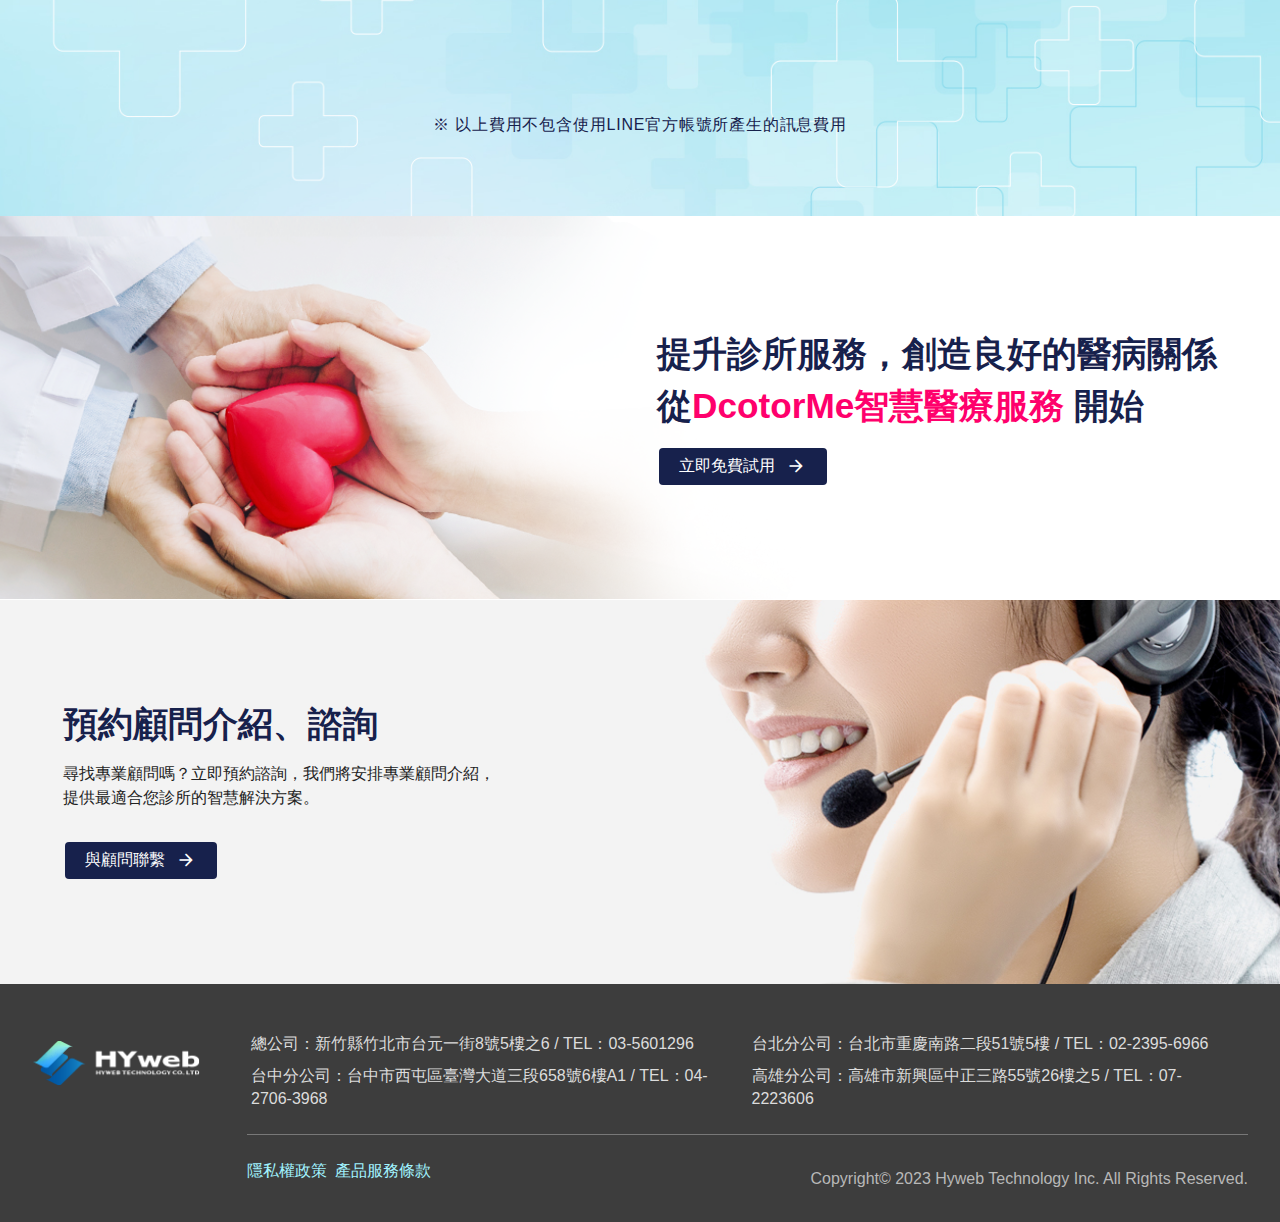
<file: mp.html>
<!DOCTYPE html>
<html lang="zh-Hant" class="no-js">

<head>
  <meta name="robots" content="noindex" />
  <!-- 使用 noindex 禁止 Google 搜尋建立索引，套版時請工程師刪掉這行 -->
  <meta charset="utf-8" />
  <meta http-equiv="X-UA-Compatible" content="IE=edge" />
  <meta name="viewport" content="width=device-width, initial-scale=1" />
  <title>DoctorMe</title>

  <!-- style css -->
  <link href="vendor/aos/aos.css" rel="stylesheet">
  <link href="https://fonts.googleapis.com/icon?family=Material+Icons+Round" rel="stylesheet">
  <link rel="stylesheet" href="css/style.css" />
  <!-- favicon -->
  <link href="images/logo.ico" rel="icon" type="image/x-icon" />
</head>

<body>
  <!-- wrapper Start -->
  <div class="wrapper mp" id="header">

    <!-- header start-->
    <header class="">
      <div class="header_content">
        <h1>
          <img class="mpLogo" src="images/mp/doctorme_logo.svg">
        </h1>
        <ul>
          <li><a href='#header'> 首頁</a></li>
          <li><a href='#product'> 功能介紹</a></li>
          <li><a href='#price'> 價格方案</a></li>
          <li><a href='#contact'> 聯絡我們</a></li>
          <li><button class="applyBtn btn"><span>立即免費試用</span></button></li>
        </ul>
        <button class="mobileBtn btn">
          <i class=" material-icons-round">
            menu
          </i>
        </button>
        <div class="mobileContenet">
          <div>
            <ul>
              <li>
                <a href='#header'>
                  首頁
                </a>
              </li>
              <li>
                <a href='#product'>
                  功能介紹
                </a>
              </li>
              <li>
                <a href='#price'>
                  價格方案
                </a>
              </li>
              <li>
                <a href='#contact'>
                  聯絡我們
                </a>
              </li>
              <li>
                <button class="applyBtn btn">立即免費試用</button>
              </li>
            </ul>
          </div>
        </div>
      </div>
    </header>
    <!-- header end-->

    <!-- main Start -->
    <main class="mpIndex main">
      <!-- banner start -->
      <section class="banner">
        <div>
          <h1 data-aos="fade-right" data-aos-duration="1500">
            提供Line即時看診預約服務<br />
            讓您的診所成為家庭的健康互動中心
          </h1>
          <span class="subtitle" data-aos="fade-left" data-aos-duration="2000">
            <img src="images/mp/title_logo.png">
            <p>專為醫療診所設計的智慧醫療互動平台</p>
          </span>
          <button class="btn" data-aos="fade-right" data-aos-duration="1500">
            <span>立即免費試用</span>
            <i class="material-icons-round">arrow_forward</i>
          </button>
        </div>
      </section>
      <!-- banner end -->
      <!-- 診所的日常工作中，您是否常遇到. start -->
      <section class="infoSection">
        <div class="flexEqual_2">
          <h2>診所的日常工作中，您是否常遇到......</h2>
          <div class="container">
            <div class="infoContainer flexSet">
              <div class="item col">
                <div class="v-image" data-aos="fade-right" data-aos-duration="1000">
                  <img src="images/mp/img_people_01.png">
                </div>
                <div class="" data-aos="fade-right" data-aos-duration="1000">
                  <h3>診所業者端</h3>
                  <p>診所櫃檯人力負擔大，櫃檯人員除了處理現場掛號、接聽預約電話外，還得注意診間叫號狀況、提醒預約就診者回診.......</p>
                </div>
              </div>
              <div class="item col">
                <div class="v-image">
                  <img data-aos="fade-left" data-aos-duration="1000" src="images/mp/img_people_02.png">
                </div>
                <div class="" data-aos="fade-left" data-aos-duration="1000">
                  <h3>就診者端</h3>
                  <p>預約掛號和查詢叫號狀況都需靠電話聯繫，遇到診所尖峰時段，還得等待電話接聽，不然就得跑到診所現場人擠人......</p>
                </div>
              </div>
            </div>
          </div>
        </div>
      </section>
      <!-- 診所的日常工作中，您是否常遇到. end -->
      <!--身為 就診者 start -->
      <section class="userInfoSection ">
        <div class="flexEqual_3">
          <h2>
            身為
            <span>就診者</span>
            ，使用DoctorMe您可以......
          </h2>
          <div class="container">
            <div class=" flexSet">
              <div class="col" data-aos="fade-up" data-aos-duration="1000">
                <div class="v-image">
                  <img contain src="images/mp/function_icon_01.png">
                </div>
                <div class="item">
                  <h3>
                    <span>1</span>
                    免安裝，隨時隨地預約門診不受限
                  </h3>
                  <p>不用再打電話也無需下載APP，透過Line官方帳號即可隨時預約門診，簡單好上手</p>
                </div>
              </div>
              <div class="col" data-aos="fade-up" data-aos-duration="1500">
                <div class="v-image">
                  <img contain src="images/mp/function_icon_02.png">
                </div>
                <div class="item">
                  <h3>
                    <span>2</span>
                    代理預約服務， 一機掌握家人就診狀態
                  </h3>
                  <p>代理家戶親友進行預約，協助不便使用手機的親友也能使用預約服務，即刻照護親友的預約就診狀況</p>
                </div>
              </div>
              <div class="col" data-aos="fade-up" data-aos-duration="2000">
                <div class="v-image">
                  <img src="images/mp/function_icon_03.png">
                </div>
                <div class="item">
                  <h3>
                    <span>3</span>
                    診間叫號、門診預約提醒，貼心守護您左右
                  </h3>
                  <p>診所化身您的貼心助理，讓您隨時查詢看診進度、門診資訊，並透過自動叫號提醒，讓您有效利用等候時間</p>
                </div>
              </div>
            </div>
          </div>
        </div>
      </section>
      <!--身為 就診者 end -->
      <!--身為 診所業者 start -->
      <section class="clinicInfoSection">
        <div class="flexEqual_2">
          <h2>
            身為
            <span>診所業者</span>
            使用DoctorMe您可以......
          </h2>
          <div class="container">
            <div class="flexSet">
              <div class="col" data-aos="fade-up" data-aos-duration="1100">
                <img class="v-image" src="images/mp/img_computer.png">
              </div>
              <div class="col">
                <ul>
                  <li data-aos="fade-up" data-aos-duration="1000">
                    <h3>
                      <span class="num">1</span>
                      <span>預約作業數位化，診所管理最強助力</span>
                    </h3>
                    <p>預約管理流程全面數位化，減輕診所行政管理負擔，最大化看診產能，後台提供數據報表資料，輕鬆掌握診所預約動態</p>
                  </li>
                  <li data-aos="fade-up" data-aos-duration="1500">
                    <h3>
                      <span class="num">2</span>
                      <span>多元預約規則設定，因應不同診療需求</span>
                    </h3>
                    <p>後台可設定多樣化的預約規則，包含服務種類、細項、說明、給號方式...... 最大的彈性條件，自由設置最符合您診所的預約機制</p>
                  </li>
                  <li data-aos="fade-up" data-aos-duration="2000">
                    <h3>
                      <span class="num">3</span>
                      <span>智慧管理服務，帶領您成為家庭的健康中心</span>
                    </h3>
                    <p>雲端架構，不需額外安裝系統即可操作後台。服務連動LINE官方帳號，透過線上客服、分眾訊息管理，搭建您與就診者良好的醫病關係，成為每戶家庭的健康中心</p>
                  </li>
                </ul>
              </div>
            </div>
          </div>
        </div>
      </section>
      <!--身為 診所業者 end -->
      <!--就診者端功能  start -->
      <section class="productSection" id="product">
        <div class="flexEqual_6">
          <div class="mb-8">
            <h2>
              就診者端功能
            </h2>
            <span data-aos="fade-down" data-aos-duration="1000" class="subtitle">「自由預約、隨時查看叫號、門診資訊」</span>
            <div class="container">
              <div class="flexSet">
                <div class="col">
                  <img src="images/mp/icon_01.png">
                  <span>線上預約</span>
                </div>
                <div class="col">
                  <img src="images/mp/icon_02.png">
                  <span>親友預約</span>
                </div>
                <div class="col">
                  <img src="images/mp/icon_03.png">
                  <span>看診進度</span>
                </div>
                <div class="col">
                  <img src="images/mp/icon_04.png">
                  <span>叫號提醒</span>
                </div>
                <div class="col">
                  <img src="images/mp/icon_05.png">
                  <span>預約提醒</span>
                </div>
                <div class="col">
                  <img src="images/mp/icon_06.png">
                  <span>診所資訊</span>
                </div>
              </div>
            </div>
          </div>
          <div>
            <h2>
              診所業者端功能
            </h2>
            <span data-aos="fade-down" data-aos-duration="1000" class="subtitle">「預約服務智慧化，輕鬆管理診所業務」</span>
            <div class="container">
              <div class="flexSet">
                <div class="col">
                  <img src="images/mp/icon_07.png">
                  <span>預約管理</span>
                </div>
                <div class="col">
                  <img src="images/mp/icon_08.png">
                  <span>彈性規則</span>
                </div>
                <div class="col">
                  <img src="images/mp/icon_09.png">
                  <span>診間叫號</span>
                </div>
                <div class="col">
                  <img src="images/mp/icon_10.png">
                  <span>數據報表</span>
                </div>
                <div class="col">
                  <img src="images/mp/icon_11.png">
                  <span>會員管理</span>
                </div>
                <div class="col">
                  <img src="images/mp/icon_12.png">
                  <span>線上客服</span>
                </div>
              </div>
            </div>
          </div>
        </div>
      </section>
      <!--就診者端功能  end -->
      <!--安全且 持續進化 的系統  start -->
      <section class="systemSection">
        <div class="">
          <h2>
            安全且
            <span>持續進化</span>
            的系統
          </h2>
          <div class="container">
            <div class="flexSet">
              <div class="col" data-aos="fade-up" data-aos-duration="1000">
                <img src="images/mp/safe_icon_01.png">
                <h3>
                  資料安全機制
                </h3>
                <p>所有資料加密保護 保護個人資料安全</p>
              </div>
              <div class="col" data-aos="fade-up" data-aos-duration="1500">
                <img src="images/mp/safe_icon_02.png">
                <h3>
                  功能持續進化
                </h3>
                <p>持續發展產品功能 認真滿足客戶需求</p>
              </div>
              <div class="col" data-aos="fade-up" data-aos-duration="2000">
                <img src="images/mp/safe_icon_03.png">
                <h3>
                  快速技術支援
                </h3>
                <p>台灣專業軟體業者 提供即時技術支援</p>
              </div>
            </div>
          </div>
        </div>
      </section>
      <section class="priceSection" id="price">
        <div class="">
          <h2>
            DoctorMe 方案價格
          </h2>
          <div class="container">
            <div class="flexSet">
              <div data-aos="fade-up" data-aos-duration="1000" class="col">
                <div class="card payCard">
                  <div class="title">
                    <h6>基礎版</h6>
                    <p>NT$ <span>0</span> /月</p>
                  </div>
                  <ul>
                    <li>
                      <i class="material-icons-round">check</i>
                      <span> 專屬診所LINE官方帳號 </span>
                    </li>
                    <li>
                      <i class="material-icons-round">check</i>
                      <span>提供單一位醫生的預約服務</span>
                    </li>
                    <li>
                      <i class="material-icons-round">check</i>
                      <span>預約服務每月最多1000筆</span>
                    </li>
                    <li>
                      <i class="material-icons-round">check</i>
                      <span>提供門診預約服務設定</span>
                    </li>
                    <li>
                      <i class="material-icons-round close">close</i>
                      <span>會員群發訊息</span>
                    </li>
                    <li>
                      <i class="material-icons-round close">close</i>
                      <span>統計圖表報告</span>
                    </li>
                    <li>
                      <i class="material-icons-round close">close</i>
                      <span>權限角色設定</span>
                    </li>
                    <li>
                      <i class="material-icons-round close">close</i>
                      <span>叫號設定與管理</span>
                    </li>
                    <li>
                      <i class="material-icons-round close">close</i>
                      <span>大螢幕叫號顯示</span>
                    </li>
                  </ul>
                </div>
              </div>
              <div data-aos="fade-up" data-aos-duration="1500" class="col">
                <div class="card payCard">
                  <div class="title">
                    <h6>基本版</h6>
                    <p>NT$ <span>2,400</span> /月</p>
                  </div>
                  <ul>
                    <li>
                      <i class="material-icons-round">check</i>
                      <span> 專屬診所LINE官方帳號 </span>
                    </li>
                    <li>
                      <i class="material-icons-round">check</i>
                      <span>提供單一位醫生的預約服務</span>
                    </li>
                    <li>
                      <i class="material-icons-round">check</i>
                      <span>無限次數的預約名額</span>
                    </li>
                    <li>
                      <i class="material-icons-round">check</i>
                      <span>提供門診預約服務設定</span>
                    </li>
                    <li>
                      <i class="material-icons-round close">close</i>
                      <span>會員群發訊息</span>
                    </li>
                    <li>
                      <i class="material-icons-round close">close</i>
                      <span>統計圖表報告</span>
                    </li>
                    <li>
                      <i class="material-icons-round close">close</i>
                      <span>權限角色設定</span>
                    </li>
                    <li>
                      <i class="material-icons-round close">close</i>
                      <span>叫號設定與管理</span>
                    </li>
                    <li>
                      <i class="material-icons-round close">close</i>
                      <span>大螢幕叫號顯示</span>
                    </li>
                  </ul>
                </div>
              </div>
              <div data-aos="fade-up" data-aos-duration="2000" class="col">
                <div class="card payCard">
                  <div class="title">
                    <h6>專業版</h6>
                    <p>NT$ <span>4,000</span> /月</p>
                  </div>
                  <ul>
                    <li>
                      <i class="material-icons-round">check</i>
                      <span> 專屬診所LINE官方帳號 </span>
                    </li>
                    <li>
                      <i class="material-icons-round">check</i>
                      <span>提供單一位醫生的預約服務</span>
                    </li>
                    <li>
                      <i class="material-icons-round">check</i>
                      <span>預約服務每月最多1000筆</span>
                    </li>
                    <li>
                      <i class="material-icons-round">check</i>
                      <span>提供門診預約服務設定</span>
                    </li>
                    <li>
                      <i class="material-icons-round">check</i>
                      <span>會員群發訊息</span>
                    </li>
                    <li>
                      <i class="material-icons-round">check</i>
                      <span>統計圖表報告</span>
                    </li>
                    <li>
                      <i class="material-icons-round">check</i>
                      <span>權限角色設定</span>
                    </li>
                    <li>
                      <i class="material-icons-round">check</i>
                      <span>叫號設定與管理</span>
                    </li>
                    <li>
                      <i class="material-icons-round">check</i>
                      <span>大螢幕叫號顯示</span>
                    </li>
                  </ul>
                </div>
              </div>
            </div>
            <p class=" infoText">※ 以上費用不包含使用LINE官方帳號所產生的訊息費用</p>
          </div>
        </div>
      </section>
      <!--安全且 持續進化 的系統  end -->
      <!-- 提升診所服務 start -->
      <section class="clinicServeSection">
        <div class="container">
          <div class="">
            <h2>
              提升診所服務，創造良好的醫病關係<span class="block"></span>從<span>DcotorMe智慧醫療服務</span>
              開始
            </h2>
            <button class="btn"><span>立即免費試用</span> <i class="material-icons-round">arrow_forward</i></button>
          </div>
        </div>
      </section>
      <!-- 提升診所服務 end -->
      <!-- 預約顧問介紹 start -->
      <section class="introduceSection" id="contact">
        <div class="container">
          <div class="">
            <h2>預約顧問介紹、諮詢</h2>
            <span>尋找專業顧問嗎？立即預約諮詢，我們將安排專業顧問介紹，<span class="block"></span>提供最適合您診所的智慧解決方案。</span>
            <button class="btn"><span>與顧問聯繫</span><i class="material-icons-round">arrow_forward</i></button>

          </div>
        </div>
      </section>
      <!-- 預約顧問介紹 end -->
    </main>
    <footer>
      <div class="footerInfo">
        <div class="">
          <img src="images/mp/hywebLogo.png" alt="" />
        </div>
        <div class="info">
          <ul>
            <li>總公司：新竹縣竹北市台元一街8號5樓之6 / TEL：03-5601296</li>
            <li>台北分公司：台北市重慶南路二段51號5樓 / TEL：02-2395-6966</li>
            <li>台中分公司：台中市西屯區臺灣大道三段658號6樓A1 / TEL：04-2706-3968</li>
            <li>高雄分公司：高雄市新興區中正三路55號26樓之5 / TEL：07-2223606</li>
          </ul>
          <div class="text">
            <span><a href="cp_privacy.html">隱私權政策</a> <a href="cp_product.html">產品服務條款</a></span>
            <p> Copyright© 2023 Hyweb Technology Inc. All Rights Reserved.</p>
          </div>
        </div>
      </div>
    </footer>

  </div>
  <a href="javascript:;" class="scrollToTop gotoTopBtn" role="button">

  </a>

  <script src="vendor/aos/aos.js"></script>
  <script src="js/main.js"></script>
  <script src="js/customize.js"></script>
</body>

</html>
</file>
<file: css/style.css>
@import'../vendor/swiper/swiper-bundle.min.css';@import'../vendor/fancybox/fancybox.css';.breadcrumb ul li+li:before{content:" / ";display:inline-block;padding:0px 4px;margin:0px 5px 0px 5px;color:#ccc}.demoSection2 .container{clear:both;zoom:1}.demoSection2 .container:before,.demoSection2 .container:after{content:"";display:table}.demoSection2 .container:after{clear:both}img{max-width:100%}html{font-family:sans-serif;-ms-text-size-adjust:100%;-webkit-text-size-adjust:100%}body{margin:0}article,aside,details,figcaption,figure,footer,header,hgroup,main,menu,nav,section,summary{display:block}audio,canvas,progress,video{display:inline-block;vertical-align:baseline}audio:not([controls]){display:none;height:0}[hidden],template{display:none}a{background-color:rgba(0,0,0,0)}a:active,a:hover{outline:0}abbr[title]{border-bottom:1px dotted}b,strong{font-weight:bold}dfn{font-style:italic}h1{font-size:2em;margin:.67em 0}mark{background:#ff0;color:#000}small{font-size:80%}sub,sup{font-size:75%;line-height:0;position:relative;vertical-align:baseline}sup{top:-0.5em}sub{bottom:-0.25em}img{border:0}svg:not(:root){overflow:hidden}figure{margin:1em 40px}hr{-webkit-box-sizing:content-box;box-sizing:content-box;height:0}pre{overflow:auto}code,kbd,pre,samp{font-family:monospace,monospace;font-size:1em}button,input,optgroup,select,textarea{color:inherit;font:inherit;margin:0}button{overflow:visible}button,select{text-transform:none}button,html input[type=button],input[type=reset],input[type=submit]{-webkit-appearance:button;cursor:pointer}button[disabled],html input[disabled]{cursor:default}button::-moz-focus-inner,input::-moz-focus-inner{border:0;padding:0}input{line-height:normal}input[type=checkbox],input[type=radio]{-webkit-box-sizing:border-box;box-sizing:border-box;padding:0}input[type=number]::-webkit-inner-spin-button,input[type=number]::-webkit-outer-spin-button{height:auto}input[type=search]{-webkit-appearance:textfield;-webkit-box-sizing:content-box;box-sizing:content-box}input[type=search]::-webkit-search-cancel-button,input[type=search]::-webkit-search-decoration{-webkit-appearance:none}fieldset{border:1px solid silver;margin:0 2px;padding:.35em .625em .75em}legend{border:0;padding:0}textarea{overflow:auto}optgroup{font-weight:bold}table{border-collapse:collapse;border-spacing:0}td,th{padding:0}.demoSection2{padding:0em 0 3em;text-align:center}.demoSection2 [class^=col]{border:1px solid #06c;background:#66b3ff;min-height:200px;color:#151515;text-align:center;line-height:200px;font-size:1.5em;font-weight:bold;-webkit-box-sizing:border-box;box-sizing:border-box}.demoSection2+.demoSection2{padding-top:2em}.demoSection2+.bg{background:#f9fdff}.demoSection2.full .container{padding-left:0;padding-right:0;max-width:100% !important}.demoSection2 [class^=col]{border:2px solid #fff;background:#dedede}.col-12.full .container{max-width:100% !important}.col_6_6 .col{float:left;width:100%}@media(min-width: 768px){.col_6_6 .col{float:left;width:50%}}@media(min-width: 992px){.col_6_6 .col{float:left;width:50%}}@media(min-width: 1400px){.col_6_6 .col{float:left;width:50%}}.col_4_4_4 .col{float:left;width:100%}@media(min-width: 768px){.col_4_4_4 .col{float:left;width:33.3333333333%}}@media(min-width: 992px){.col_4_4_4 .col{float:left;width:33.3333333333%}}@media(min-width: 1400px){.col_4_4_4 .col{float:left;width:33.3333333333%}}.col_3_3_3_3 .col{float:left;width:100%}@media(min-width: 768px){.col_3_3_3_3 .col{float:left;width:50%}}@media(min-width: 992px){.col_3_3_3_3 .col{float:left;width:25%}}@media(min-width: 1400px){.col_3_3_3_3 .col{float:left;width:25%}}.col_8_4 .col{float:left;width:100%}@media(min-width: 768px){.col_8_4 .col{float:left;width:66.6666666667%}}@media(min-width: 992px){.col_8_4 .col{float:left;width:66.6666666667%}}@media(min-width: 1400px){.col_8_4 .col{float:left;width:66.6666666667%}}.col_8_4 .col:nth-of-type(2n){float:left;width:100%}@media(min-width: 768px){.col_8_4 .col:nth-of-type(2n){float:left;width:33.3333333333%}}@media(min-width: 992px){.col_8_4 .col:nth-of-type(2n){float:left;width:33.3333333333%}}@media(min-width: 1400px){.col_8_4 .col:nth-of-type(2n){float:left;width:33.3333333333%}}.col_4_8 .col{float:left;width:100%}@media(min-width: 768px){.col_4_8 .col{float:left;width:33.3333333333%}}@media(min-width: 992px){.col_4_8 .col{float:left;width:33.3333333333%}}@media(min-width: 1400px){.col_4_8 .col{float:left;width:33.3333333333%}}.col_4_8 .col:nth-of-type(2n){float:left;width:100%}@media(min-width: 768px){.col_4_8 .col:nth-of-type(2n){float:left;width:66.6666666667%}}@media(min-width: 992px){.col_4_8 .col:nth-of-type(2n){float:left;width:66.6666666667%}}@media(min-width: 1400px){.col_4_8 .col:nth-of-type(2n){float:left;width:66.6666666667%}}.col_2_2_2_2_2_2 .col{float:left;width:50%}@media(min-width: 768px){.col_2_2_2_2_2_2 .col{float:left;width:16.6666666667%}}@media(min-width: 992px){.col_2_2_2_2_2_2 .col{float:left;width:16.6666666667%}}@media(min-width: 1400px){.col_2_2_2_2_2_2 .col{float:left;width:16.6666666667%}}.cssName .news{float:left;width:100%}@media(min-width: 768px){.cssName .news{float:left;width:66.6666666667%}}@media(min-width: 992px){.cssName .news{float:left;width:66.6666666667%}}@media(min-width: 1400px){.cssName .news{float:left;width:66.6666666667%}}.cssName .video{float:left;width:100%}@media(min-width: 768px){.cssName .video{float:left;width:33.3333333333%}}@media(min-width: 992px){.cssName .video{float:left;width:33.3333333333%}}@media(min-width: 1400px){.cssName .video{float:left;width:33.3333333333%}}.col_3_6_3 .col{float:left;width:100%}@media(min-width: 768px){.col_3_6_3 .col{float:left;width:25%}}@media(min-width: 992px){.col_3_6_3 .col{float:left;width:25%}}@media(min-width: 1400px){.col_3_6_3 .col{float:left;width:25%}}.col_3_6_3 .col:nth-child(2){float:left;width:100%}@media(min-width: 768px){.col_3_6_3 .col:nth-child(2){float:left;width:50%}}@media(min-width: 992px){.col_3_6_3 .col:nth-child(2){float:left;width:50%}}@media(min-width: 1400px){.col_3_6_3 .col:nth-child(2){float:left;width:50%}}.col_5 .col{float:left;width:100%}@media(min-width: 768px){.col_5 .col{float:left;width:16.6666666667%}}@media(min-width: 992px){.col_5 .col{float:left;width:16.6666666667%}}@media(min-width: 1400px){.col_5 .col{float:left;width:16.6666666667%}}.col_5 .col:first-child{margin-left:0%}@media(min-width: 768px){.col_5 .col:first-child{margin-left:8.3333333333%}}@media(min-width: 992px){.col_5 .col:first-child{margin-left:8.3333333333%}}@media(min-width: 1400px){.col_5 .col:first-child{margin-left:8.3333333333%}}.mixEqual_2 .inner_4_8,.mixEqual_2 .flexSet,.flexSet{display:-webkit-box;display:-ms-flexbox;display:flex;-webkit-box-orient:horizontal;-webkit-box-direction:normal;-ms-flex-flow:row wrap;flex-flow:row wrap;-webkit-box-pack:justify;-ms-flex-pack:justify;justify-content:space-between}.demo .flexSet .col{background:#485b8a;color:#fff}.demo .flexEqual_3 .flexSet .col,.demo .flexEqual-5 .flexSet .col,.demo .flexEqual_7 .flexSet .col,.demo .flexEqual_9 .flexSet .col,.demo .flexEqual_11 .flexSet .col{background:#00b0c6}.flexEqual_2 .flexSet .col{position:relative;min-height:1px;padding-left:15px;padding-right:15px;-webkit-box-sizing:border-box;box-sizing:border-box}@media(min-width: 320px){.flexEqual_2 .flexSet .col{-ms-flex-preferred-size:calc(100% / 1 - 0px);flex-basis:calc(100% / 1 - 0px);max-width:calc(100% / 1 - 0px)}.flexEqual_2 .flexSet .col:last-child{margin-right:0}}@media(min-width: 768px){.flexEqual_2 .flexSet .col{-ms-flex-preferred-size:calc(100% / 2 - 4px);flex-basis:calc(100% / 2 - 4px);max-width:calc(100% / 2 - 4px)}.flexEqual_2 .flexSet .col:last-child:nth-child(12n-1){margin-right:0}.flexEqual_2 .flexSet .col:last-child:nth-child(12n-2){margin-right:0}.flexEqual_2 .flexSet .col:last-child:nth-child(12n-3){margin-right:0}.flexEqual_2 .flexSet .col:last-child:nth-child(12n-4){margin-right:0}.flexEqual_2 .flexSet .col:last-child:nth-child(12n-5){margin-right:0}.flexEqual_2 .flexSet .col:last-child:nth-child(12n-6){margin-right:0}.flexEqual_2 .flexSet .col:last-child:nth-child(12n-7){margin-right:0}.flexEqual_2 .flexSet .col:last-child:nth-child(12n-8){margin-right:0}.flexEqual_2 .flexSet .col:last-child:nth-child(12n-9){margin-right:0}.flexEqual_2 .flexSet .col:last-child:nth-child(12n-10){margin-right:0}.flexEqual_2 .flexSet .col:last-child:nth-child(12n-11){margin-right:0}.flexEqual_2 .flexSet .col:last-child:nth-child(12n-12){margin-right:0}}@media(min-width: 992px){.flexEqual_2 .flexSet .col{-ms-flex-preferred-size:calc(100% / 2 - 4px);flex-basis:calc(100% / 2 - 4px);max-width:calc(100% / 2 - 4px)}.flexEqual_2 .flexSet .col:last-child:nth-child(12n-1){margin-right:0}.flexEqual_2 .flexSet .col:last-child:nth-child(12n-2){margin-right:0}.flexEqual_2 .flexSet .col:last-child:nth-child(12n-3){margin-right:0}.flexEqual_2 .flexSet .col:last-child:nth-child(12n-4){margin-right:0}.flexEqual_2 .flexSet .col:last-child:nth-child(12n-5){margin-right:0}.flexEqual_2 .flexSet .col:last-child:nth-child(12n-6){margin-right:0}.flexEqual_2 .flexSet .col:last-child:nth-child(12n-7){margin-right:0}.flexEqual_2 .flexSet .col:last-child:nth-child(12n-8){margin-right:0}.flexEqual_2 .flexSet .col:last-child:nth-child(12n-9){margin-right:0}.flexEqual_2 .flexSet .col:last-child:nth-child(12n-10){margin-right:0}.flexEqual_2 .flexSet .col:last-child:nth-child(12n-11){margin-right:0}.flexEqual_2 .flexSet .col:last-child:nth-child(12n-12){margin-right:0}}@media(min-width: 1400px){.flexEqual_2 .flexSet .col{-ms-flex-preferred-size:calc(100% / 2 - 4px);flex-basis:calc(100% / 2 - 4px);max-width:calc(100% / 2 - 4px)}.flexEqual_2 .flexSet .col:last-child:nth-child(12n-1){margin-right:0}.flexEqual_2 .flexSet .col:last-child:nth-child(12n-2){margin-right:0}.flexEqual_2 .flexSet .col:last-child:nth-child(12n-3){margin-right:0}.flexEqual_2 .flexSet .col:last-child:nth-child(12n-4){margin-right:0}.flexEqual_2 .flexSet .col:last-child:nth-child(12n-5){margin-right:0}.flexEqual_2 .flexSet .col:last-child:nth-child(12n-6){margin-right:0}.flexEqual_2 .flexSet .col:last-child:nth-child(12n-7){margin-right:0}.flexEqual_2 .flexSet .col:last-child:nth-child(12n-8){margin-right:0}.flexEqual_2 .flexSet .col:last-child:nth-child(12n-9){margin-right:0}.flexEqual_2 .flexSet .col:last-child:nth-child(12n-10){margin-right:0}.flexEqual_2 .flexSet .col:last-child:nth-child(12n-11){margin-right:0}.flexEqual_2 .flexSet .col:last-child:nth-child(12n-12){margin-right:0}}.flexEqual_2 .flexSet .thumbnail{margin-bottom:30px}@media(min-width: 320px){.flexEqual_2 .flexSet .thumbnail{-ms-flex-preferred-size:calc(100% / 1 - 0px);flex-basis:calc(100% / 1 - 0px);max-width:calc(100% / 1 - 0px)}.flexEqual_2 .flexSet .thumbnail:last-child{margin-right:0}}@media(min-width: 768px){.flexEqual_2 .flexSet .thumbnail{-ms-flex-preferred-size:calc(100% / 2 - 4px);flex-basis:calc(100% / 2 - 4px);max-width:calc(100% / 2 - 4px)}.flexEqual_2 .flexSet .thumbnail:last-child:nth-child(12n-1){margin-right:0}.flexEqual_2 .flexSet .thumbnail:last-child:nth-child(12n-2){margin-right:0}.flexEqual_2 .flexSet .thumbnail:last-child:nth-child(12n-3){margin-right:0}.flexEqual_2 .flexSet .thumbnail:last-child:nth-child(12n-4){margin-right:0}.flexEqual_2 .flexSet .thumbnail:last-child:nth-child(12n-5){margin-right:0}.flexEqual_2 .flexSet .thumbnail:last-child:nth-child(12n-6){margin-right:0}.flexEqual_2 .flexSet .thumbnail:last-child:nth-child(12n-7){margin-right:0}.flexEqual_2 .flexSet .thumbnail:last-child:nth-child(12n-8){margin-right:0}.flexEqual_2 .flexSet .thumbnail:last-child:nth-child(12n-9){margin-right:0}.flexEqual_2 .flexSet .thumbnail:last-child:nth-child(12n-10){margin-right:0}.flexEqual_2 .flexSet .thumbnail:last-child:nth-child(12n-11){margin-right:0}.flexEqual_2 .flexSet .thumbnail:last-child:nth-child(12n-12){margin-right:0}}@media(min-width: 992px){.flexEqual_2 .flexSet .thumbnail{-ms-flex-preferred-size:calc(100% / 2 - 4px);flex-basis:calc(100% / 2 - 4px);max-width:calc(100% / 2 - 4px)}.flexEqual_2 .flexSet .thumbnail:last-child:nth-child(12n-1){margin-right:0}.flexEqual_2 .flexSet .thumbnail:last-child:nth-child(12n-2){margin-right:0}.flexEqual_2 .flexSet .thumbnail:last-child:nth-child(12n-3){margin-right:0}.flexEqual_2 .flexSet .thumbnail:last-child:nth-child(12n-4){margin-right:0}.flexEqual_2 .flexSet .thumbnail:last-child:nth-child(12n-5){margin-right:0}.flexEqual_2 .flexSet .thumbnail:last-child:nth-child(12n-6){margin-right:0}.flexEqual_2 .flexSet .thumbnail:last-child:nth-child(12n-7){margin-right:0}.flexEqual_2 .flexSet .thumbnail:last-child:nth-child(12n-8){margin-right:0}.flexEqual_2 .flexSet .thumbnail:last-child:nth-child(12n-9){margin-right:0}.flexEqual_2 .flexSet .thumbnail:last-child:nth-child(12n-10){margin-right:0}.flexEqual_2 .flexSet .thumbnail:last-child:nth-child(12n-11){margin-right:0}.flexEqual_2 .flexSet .thumbnail:last-child:nth-child(12n-12){margin-right:0}}@media(min-width: 1400px){.flexEqual_2 .flexSet .thumbnail{-ms-flex-preferred-size:calc(100% / 2 - 4px);flex-basis:calc(100% / 2 - 4px);max-width:calc(100% / 2 - 4px)}.flexEqual_2 .flexSet .thumbnail:last-child:nth-child(12n-1){margin-right:0}.flexEqual_2 .flexSet .thumbnail:last-child:nth-child(12n-2){margin-right:0}.flexEqual_2 .flexSet .thumbnail:last-child:nth-child(12n-3){margin-right:0}.flexEqual_2 .flexSet .thumbnail:last-child:nth-child(12n-4){margin-right:0}.flexEqual_2 .flexSet .thumbnail:last-child:nth-child(12n-5){margin-right:0}.flexEqual_2 .flexSet .thumbnail:last-child:nth-child(12n-6){margin-right:0}.flexEqual_2 .flexSet .thumbnail:last-child:nth-child(12n-7){margin-right:0}.flexEqual_2 .flexSet .thumbnail:last-child:nth-child(12n-8){margin-right:0}.flexEqual_2 .flexSet .thumbnail:last-child:nth-child(12n-9){margin-right:0}.flexEqual_2 .flexSet .thumbnail:last-child:nth-child(12n-10){margin-right:0}.flexEqual_2 .flexSet .thumbnail:last-child:nth-child(12n-11){margin-right:0}.flexEqual_2 .flexSet .thumbnail:last-child:nth-child(12n-12){margin-right:0}}@media screen and (max-width: 767px){.flexEqual_2 .flexSet .thumbnail{-webkit-box-pack:center;-ms-flex-pack:center;justify-content:center}}.flexEqual_3 .flexSet .col{position:relative;min-height:1px;padding-left:15px;padding-right:15px;-webkit-box-sizing:border-box;box-sizing:border-box}@media(min-width: 320px){.flexEqual_3 .flexSet .col{-ms-flex-preferred-size:calc(100% / 1 - 0px);flex-basis:calc(100% / 1 - 0px);max-width:calc(100% / 1 - 0px)}.flexEqual_3 .flexSet .col:last-child{margin-right:0}}@media(min-width: 768px){.flexEqual_3 .flexSet .col{-ms-flex-preferred-size:calc(100% / 2 - 4px);flex-basis:calc(100% / 2 - 4px);max-width:calc(100% / 2 - 4px)}.flexEqual_3 .flexSet .col:last-child:nth-child(12n-1){margin-right:0}.flexEqual_3 .flexSet .col:last-child:nth-child(12n-2){margin-right:0}.flexEqual_3 .flexSet .col:last-child:nth-child(12n-3){margin-right:0}.flexEqual_3 .flexSet .col:last-child:nth-child(12n-4){margin-right:0}.flexEqual_3 .flexSet .col:last-child:nth-child(12n-5){margin-right:0}.flexEqual_3 .flexSet .col:last-child:nth-child(12n-6){margin-right:0}.flexEqual_3 .flexSet .col:last-child:nth-child(12n-7){margin-right:0}.flexEqual_3 .flexSet .col:last-child:nth-child(12n-8){margin-right:0}.flexEqual_3 .flexSet .col:last-child:nth-child(12n-9){margin-right:0}.flexEqual_3 .flexSet .col:last-child:nth-child(12n-10){margin-right:0}.flexEqual_3 .flexSet .col:last-child:nth-child(12n-11){margin-right:0}.flexEqual_3 .flexSet .col:last-child:nth-child(12n-12){margin-right:0}}@media(min-width: 992px){.flexEqual_3 .flexSet .col{-ms-flex-preferred-size:calc(100% / 3 - 4px);flex-basis:calc(100% / 3 - 4px);max-width:calc(100% / 3 - 4px)}.flexEqual_3 .flexSet .col:last-child:nth-child(3n){margin-right:0}.flexEqual_3 .flexSet .col:last-child:nth-child(3n-1){margin-right:calc((100% / 3 - 4px) *1 + (4px*3) *1 / (3 - 1))}.flexEqual_3 .flexSet .col:last-child:nth-child(3n){margin-right:0}.flexEqual_3 .flexSet .col:last-child:nth-child(3n-2){margin-right:calc((100% / 3 - 4px) *2 + (4px*3) *2 / (3 - 1))}}@media(min-width: 1400px){.flexEqual_3 .flexSet .col{-ms-flex-preferred-size:calc(100% / 3 - 4px);flex-basis:calc(100% / 3 - 4px);max-width:calc(100% / 3 - 4px)}.flexEqual_3 .flexSet .col:last-child:nth-child(3n){margin-right:0}.flexEqual_3 .flexSet .col:last-child:nth-child(3n-1){margin-right:calc((100% / 3 - 4px) *1 + (4px*3) *1 / (3 - 1))}.flexEqual_3 .flexSet .col:last-child:nth-child(3n){margin-right:0}.flexEqual_3 .flexSet .col:last-child:nth-child(3n-2){margin-right:calc((100% / 3 - 4px) *2 + (4px*3) *2 / (3 - 1))}}.flexEqual_3 .flexSet .thumbnail{margin-bottom:30px}@media(min-width: 320px){.flexEqual_3 .flexSet .thumbnail{-ms-flex-preferred-size:calc(100% / 1 - 0px);flex-basis:calc(100% / 1 - 0px);max-width:calc(100% / 1 - 0px)}.flexEqual_3 .flexSet .thumbnail:last-child{margin-right:0}}@media(min-width: 768px){.flexEqual_3 .flexSet .thumbnail{-ms-flex-preferred-size:calc(100% / 2 - 4px);flex-basis:calc(100% / 2 - 4px);max-width:calc(100% / 2 - 4px)}.flexEqual_3 .flexSet .thumbnail:last-child:nth-child(12n-1){margin-right:0}.flexEqual_3 .flexSet .thumbnail:last-child:nth-child(12n-2){margin-right:0}.flexEqual_3 .flexSet .thumbnail:last-child:nth-child(12n-3){margin-right:0}.flexEqual_3 .flexSet .thumbnail:last-child:nth-child(12n-4){margin-right:0}.flexEqual_3 .flexSet .thumbnail:last-child:nth-child(12n-5){margin-right:0}.flexEqual_3 .flexSet .thumbnail:last-child:nth-child(12n-6){margin-right:0}.flexEqual_3 .flexSet .thumbnail:last-child:nth-child(12n-7){margin-right:0}.flexEqual_3 .flexSet .thumbnail:last-child:nth-child(12n-8){margin-right:0}.flexEqual_3 .flexSet .thumbnail:last-child:nth-child(12n-9){margin-right:0}.flexEqual_3 .flexSet .thumbnail:last-child:nth-child(12n-10){margin-right:0}.flexEqual_3 .flexSet .thumbnail:last-child:nth-child(12n-11){margin-right:0}.flexEqual_3 .flexSet .thumbnail:last-child:nth-child(12n-12){margin-right:0}}@media(min-width: 992px){.flexEqual_3 .flexSet .thumbnail{-ms-flex-preferred-size:calc(100% / 3 - 4px);flex-basis:calc(100% / 3 - 4px);max-width:calc(100% / 3 - 4px)}.flexEqual_3 .flexSet .thumbnail:last-child:nth-child(3n){margin-right:0}.flexEqual_3 .flexSet .thumbnail:last-child:nth-child(3n-1){margin-right:calc((100% / 3 - 4px) *1 + (4px*3) *1 / (3 - 1))}.flexEqual_3 .flexSet .thumbnail:last-child:nth-child(3n){margin-right:0}.flexEqual_3 .flexSet .thumbnail:last-child:nth-child(3n-2){margin-right:calc((100% / 3 - 4px) *2 + (4px*3) *2 / (3 - 1))}}@media(min-width: 1400px){.flexEqual_3 .flexSet .thumbnail{-ms-flex-preferred-size:calc(100% / 3 - 4px);flex-basis:calc(100% / 3 - 4px);max-width:calc(100% / 3 - 4px)}.flexEqual_3 .flexSet .thumbnail:last-child:nth-child(3n){margin-right:0}.flexEqual_3 .flexSet .thumbnail:last-child:nth-child(3n-1){margin-right:calc((100% / 3 - 4px) *1 + (4px*3) *1 / (3 - 1))}.flexEqual_3 .flexSet .thumbnail:last-child:nth-child(3n){margin-right:0}.flexEqual_3 .flexSet .thumbnail:last-child:nth-child(3n-2){margin-right:calc((100% / 3 - 4px) *2 + (4px*3) *2 / (3 - 1))}}@media screen and (max-width: 767px){.flexEqual_3 .flexSet .thumbnail{-webkit-box-pack:center;-ms-flex-pack:center;justify-content:center}}.flexEqual_4 .flexSet .col{position:relative;min-height:1px;padding-left:15px;padding-right:15px;-webkit-box-sizing:border-box;box-sizing:border-box}@media(min-width: 320px){.flexEqual_4 .flexSet .col{-ms-flex-preferred-size:calc(100% / 1 - 0px);flex-basis:calc(100% / 1 - 0px);max-width:calc(100% / 1 - 0px)}.flexEqual_4 .flexSet .col:last-child{margin-right:0}}@media(min-width: 768px){.flexEqual_4 .flexSet .col{-ms-flex-preferred-size:calc(100% / 2 - 4px);flex-basis:calc(100% / 2 - 4px);max-width:calc(100% / 2 - 4px)}.flexEqual_4 .flexSet .col:last-child:nth-child(12n-1){margin-right:0}.flexEqual_4 .flexSet .col:last-child:nth-child(12n-2){margin-right:0}.flexEqual_4 .flexSet .col:last-child:nth-child(12n-3){margin-right:0}.flexEqual_4 .flexSet .col:last-child:nth-child(12n-4){margin-right:0}.flexEqual_4 .flexSet .col:last-child:nth-child(12n-5){margin-right:0}.flexEqual_4 .flexSet .col:last-child:nth-child(12n-6){margin-right:0}.flexEqual_4 .flexSet .col:last-child:nth-child(12n-7){margin-right:0}.flexEqual_4 .flexSet .col:last-child:nth-child(12n-8){margin-right:0}.flexEqual_4 .flexSet .col:last-child:nth-child(12n-9){margin-right:0}.flexEqual_4 .flexSet .col:last-child:nth-child(12n-10){margin-right:0}.flexEqual_4 .flexSet .col:last-child:nth-child(12n-11){margin-right:0}.flexEqual_4 .flexSet .col:last-child:nth-child(12n-12){margin-right:0}}@media(min-width: 992px){.flexEqual_4 .flexSet .col{-ms-flex-preferred-size:calc(100% / 4 - 4px);flex-basis:calc(100% / 4 - 4px);max-width:calc(100% / 4 - 4px)}.flexEqual_4 .flexSet .col:last-child:nth-child(4n){margin-right:0}.flexEqual_4 .flexSet .col:last-child:nth-child(4n-1){margin-right:calc((100% / 4 - 4px) *1 + (4px*4) *1 / (4 - 1))}.flexEqual_4 .flexSet .col:last-child:nth-child(4n){margin-right:0}.flexEqual_4 .flexSet .col:last-child:nth-child(4n-2){margin-right:calc((100% / 4 - 4px) *2 + (4px*4) *2 / (4 - 1))}.flexEqual_4 .flexSet .col:last-child:nth-child(4n){margin-right:0}.flexEqual_4 .flexSet .col:last-child:nth-child(4n-3){margin-right:calc((100% / 4 - 4px) *3 + (4px*4) *3 / (4 - 1))}}@media(min-width: 1400px){.flexEqual_4 .flexSet .col{-ms-flex-preferred-size:calc(100% / 4 - 4px);flex-basis:calc(100% / 4 - 4px);max-width:calc(100% / 4 - 4px)}.flexEqual_4 .flexSet .col:last-child:nth-child(4n){margin-right:0}.flexEqual_4 .flexSet .col:last-child:nth-child(4n-1){margin-right:calc((100% / 4 - 4px) *1 + (4px*4) *1 / (4 - 1))}.flexEqual_4 .flexSet .col:last-child:nth-child(4n){margin-right:0}.flexEqual_4 .flexSet .col:last-child:nth-child(4n-2){margin-right:calc((100% / 4 - 4px) *2 + (4px*4) *2 / (4 - 1))}.flexEqual_4 .flexSet .col:last-child:nth-child(4n){margin-right:0}.flexEqual_4 .flexSet .col:last-child:nth-child(4n-3){margin-right:calc((100% / 4 - 4px) *3 + (4px*4) *3 / (4 - 1))}}.flexEqual_4 .flexSet .thumbnail{margin-bottom:30px}@media(min-width: 320px){.flexEqual_4 .flexSet .thumbnail{-ms-flex-preferred-size:calc(100% / 1 - 0px);flex-basis:calc(100% / 1 - 0px);max-width:calc(100% / 1 - 0px)}.flexEqual_4 .flexSet .thumbnail:last-child{margin-right:0}}@media(min-width: 768px){.flexEqual_4 .flexSet .thumbnail{-ms-flex-preferred-size:calc(100% / 2 - 4px);flex-basis:calc(100% / 2 - 4px);max-width:calc(100% / 2 - 4px)}.flexEqual_4 .flexSet .thumbnail:last-child:nth-child(12n-1){margin-right:0}.flexEqual_4 .flexSet .thumbnail:last-child:nth-child(12n-2){margin-right:0}.flexEqual_4 .flexSet .thumbnail:last-child:nth-child(12n-3){margin-right:0}.flexEqual_4 .flexSet .thumbnail:last-child:nth-child(12n-4){margin-right:0}.flexEqual_4 .flexSet .thumbnail:last-child:nth-child(12n-5){margin-right:0}.flexEqual_4 .flexSet .thumbnail:last-child:nth-child(12n-6){margin-right:0}.flexEqual_4 .flexSet .thumbnail:last-child:nth-child(12n-7){margin-right:0}.flexEqual_4 .flexSet .thumbnail:last-child:nth-child(12n-8){margin-right:0}.flexEqual_4 .flexSet .thumbnail:last-child:nth-child(12n-9){margin-right:0}.flexEqual_4 .flexSet .thumbnail:last-child:nth-child(12n-10){margin-right:0}.flexEqual_4 .flexSet .thumbnail:last-child:nth-child(12n-11){margin-right:0}.flexEqual_4 .flexSet .thumbnail:last-child:nth-child(12n-12){margin-right:0}}@media(min-width: 992px){.flexEqual_4 .flexSet .thumbnail{-ms-flex-preferred-size:calc(100% / 4 - 4px);flex-basis:calc(100% / 4 - 4px);max-width:calc(100% / 4 - 4px)}.flexEqual_4 .flexSet .thumbnail:last-child:nth-child(4n){margin-right:0}.flexEqual_4 .flexSet .thumbnail:last-child:nth-child(4n-1){margin-right:calc((100% / 4 - 4px) *1 + (4px*4) *1 / (4 - 1))}.flexEqual_4 .flexSet .thumbnail:last-child:nth-child(4n){margin-right:0}.flexEqual_4 .flexSet .thumbnail:last-child:nth-child(4n-2){margin-right:calc((100% / 4 - 4px) *2 + (4px*4) *2 / (4 - 1))}.flexEqual_4 .flexSet .thumbnail:last-child:nth-child(4n){margin-right:0}.flexEqual_4 .flexSet .thumbnail:last-child:nth-child(4n-3){margin-right:calc((100% / 4 - 4px) *3 + (4px*4) *3 / (4 - 1))}}@media(min-width: 1400px){.flexEqual_4 .flexSet .thumbnail{-ms-flex-preferred-size:calc(100% / 4 - 4px);flex-basis:calc(100% / 4 - 4px);max-width:calc(100% / 4 - 4px)}.flexEqual_4 .flexSet .thumbnail:last-child:nth-child(4n){margin-right:0}.flexEqual_4 .flexSet .thumbnail:last-child:nth-child(4n-1){margin-right:calc((100% / 4 - 4px) *1 + (4px*4) *1 / (4 - 1))}.flexEqual_4 .flexSet .thumbnail:last-child:nth-child(4n){margin-right:0}.flexEqual_4 .flexSet .thumbnail:last-child:nth-child(4n-2){margin-right:calc((100% / 4 - 4px) *2 + (4px*4) *2 / (4 - 1))}.flexEqual_4 .flexSet .thumbnail:last-child:nth-child(4n){margin-right:0}.flexEqual_4 .flexSet .thumbnail:last-child:nth-child(4n-3){margin-right:calc((100% / 4 - 4px) *3 + (4px*4) *3 / (4 - 1))}}@media screen and (max-width: 767px){.flexEqual_4 .flexSet .thumbnail{-webkit-box-pack:center;-ms-flex-pack:center;justify-content:center}}.flexEqual_5 .flexSet .col{position:relative;min-height:1px;padding-left:15px;padding-right:15px;-webkit-box-sizing:border-box;box-sizing:border-box}@media(min-width: 320px){.flexEqual_5 .flexSet .col{-ms-flex-preferred-size:calc(100% / 1 - 0px);flex-basis:calc(100% / 1 - 0px);max-width:calc(100% / 1 - 0px)}.flexEqual_5 .flexSet .col:last-child{margin-right:0}}@media(min-width: 768px){.flexEqual_5 .flexSet .col{-ms-flex-preferred-size:calc(100% / 2 - 4px);flex-basis:calc(100% / 2 - 4px);max-width:calc(100% / 2 - 4px)}.flexEqual_5 .flexSet .col:last-child:nth-child(12n-1){margin-right:0}.flexEqual_5 .flexSet .col:last-child:nth-child(12n-2){margin-right:0}.flexEqual_5 .flexSet .col:last-child:nth-child(12n-3){margin-right:0}.flexEqual_5 .flexSet .col:last-child:nth-child(12n-4){margin-right:0}.flexEqual_5 .flexSet .col:last-child:nth-child(12n-5){margin-right:0}.flexEqual_5 .flexSet .col:last-child:nth-child(12n-6){margin-right:0}.flexEqual_5 .flexSet .col:last-child:nth-child(12n-7){margin-right:0}.flexEqual_5 .flexSet .col:last-child:nth-child(12n-8){margin-right:0}.flexEqual_5 .flexSet .col:last-child:nth-child(12n-9){margin-right:0}.flexEqual_5 .flexSet .col:last-child:nth-child(12n-10){margin-right:0}.flexEqual_5 .flexSet .col:last-child:nth-child(12n-11){margin-right:0}.flexEqual_5 .flexSet .col:last-child:nth-child(12n-12){margin-right:0}}@media(min-width: 992px){.flexEqual_5 .flexSet .col{-ms-flex-preferred-size:calc(100% / 4 - 4px);flex-basis:calc(100% / 4 - 4px);max-width:calc(100% / 4 - 4px)}.flexEqual_5 .flexSet .col:last-child:nth-child(4n){margin-right:0}.flexEqual_5 .flexSet .col:last-child:nth-child(4n-1){margin-right:calc((100% / 4 - 4px) *1 + (4px*4) *1 / (4 - 1))}.flexEqual_5 .flexSet .col:last-child:nth-child(4n){margin-right:0}.flexEqual_5 .flexSet .col:last-child:nth-child(4n-2){margin-right:calc((100% / 4 - 4px) *2 + (4px*4) *2 / (4 - 1))}.flexEqual_5 .flexSet .col:last-child:nth-child(4n){margin-right:0}.flexEqual_5 .flexSet .col:last-child:nth-child(4n-3){margin-right:calc((100% / 4 - 4px) *3 + (4px*4) *3 / (4 - 1))}}@media(min-width: 1400px){.flexEqual_5 .flexSet .col{-ms-flex-preferred-size:calc(100% / 5 - 4px);flex-basis:calc(100% / 5 - 4px);max-width:calc(100% / 5 - 4px)}.flexEqual_5 .flexSet .col:last-child:nth-child(5n){margin-right:0}.flexEqual_5 .flexSet .col:last-child:nth-child(5n-1){margin-right:calc((100% / 5 - 4px) *1 + (4px*5) *1 / (5 - 1))}.flexEqual_5 .flexSet .col:last-child:nth-child(5n){margin-right:0}.flexEqual_5 .flexSet .col:last-child:nth-child(5n-2){margin-right:calc((100% / 5 - 4px) *2 + (4px*5) *2 / (5 - 1))}.flexEqual_5 .flexSet .col:last-child:nth-child(5n){margin-right:0}.flexEqual_5 .flexSet .col:last-child:nth-child(5n-3){margin-right:calc((100% / 5 - 4px) *3 + (4px*5) *3 / (5 - 1))}.flexEqual_5 .flexSet .col:last-child:nth-child(5n){margin-right:0}.flexEqual_5 .flexSet .col:last-child:nth-child(5n-4){margin-right:calc((100% / 5 - 4px) *4 + (4px*5) *4 / (5 - 1))}}.flexEqual_5 .flexSet .thumbnail{margin-bottom:30px}@media(min-width: 320px){.flexEqual_5 .flexSet .thumbnail{-ms-flex-preferred-size:calc(100% / 1 - 0px);flex-basis:calc(100% / 1 - 0px);max-width:calc(100% / 1 - 0px)}.flexEqual_5 .flexSet .thumbnail:last-child{margin-right:0}}@media(min-width: 768px){.flexEqual_5 .flexSet .thumbnail{-ms-flex-preferred-size:calc(100% / 2 - 4px);flex-basis:calc(100% / 2 - 4px);max-width:calc(100% / 2 - 4px)}.flexEqual_5 .flexSet .thumbnail:last-child:nth-child(12n-1){margin-right:0}.flexEqual_5 .flexSet .thumbnail:last-child:nth-child(12n-2){margin-right:0}.flexEqual_5 .flexSet .thumbnail:last-child:nth-child(12n-3){margin-right:0}.flexEqual_5 .flexSet .thumbnail:last-child:nth-child(12n-4){margin-right:0}.flexEqual_5 .flexSet .thumbnail:last-child:nth-child(12n-5){margin-right:0}.flexEqual_5 .flexSet .thumbnail:last-child:nth-child(12n-6){margin-right:0}.flexEqual_5 .flexSet .thumbnail:last-child:nth-child(12n-7){margin-right:0}.flexEqual_5 .flexSet .thumbnail:last-child:nth-child(12n-8){margin-right:0}.flexEqual_5 .flexSet .thumbnail:last-child:nth-child(12n-9){margin-right:0}.flexEqual_5 .flexSet .thumbnail:last-child:nth-child(12n-10){margin-right:0}.flexEqual_5 .flexSet .thumbnail:last-child:nth-child(12n-11){margin-right:0}.flexEqual_5 .flexSet .thumbnail:last-child:nth-child(12n-12){margin-right:0}}@media(min-width: 992px){.flexEqual_5 .flexSet .thumbnail{-ms-flex-preferred-size:calc(100% / 4 - 4px);flex-basis:calc(100% / 4 - 4px);max-width:calc(100% / 4 - 4px)}.flexEqual_5 .flexSet .thumbnail:last-child:nth-child(4n){margin-right:0}.flexEqual_5 .flexSet .thumbnail:last-child:nth-child(4n-1){margin-right:calc((100% / 4 - 4px) *1 + (4px*4) *1 / (4 - 1))}.flexEqual_5 .flexSet .thumbnail:last-child:nth-child(4n){margin-right:0}.flexEqual_5 .flexSet .thumbnail:last-child:nth-child(4n-2){margin-right:calc((100% / 4 - 4px) *2 + (4px*4) *2 / (4 - 1))}.flexEqual_5 .flexSet .thumbnail:last-child:nth-child(4n){margin-right:0}.flexEqual_5 .flexSet .thumbnail:last-child:nth-child(4n-3){margin-right:calc((100% / 4 - 4px) *3 + (4px*4) *3 / (4 - 1))}}@media(min-width: 1400px){.flexEqual_5 .flexSet .thumbnail{-ms-flex-preferred-size:calc(100% / 5 - 4px);flex-basis:calc(100% / 5 - 4px);max-width:calc(100% / 5 - 4px)}.flexEqual_5 .flexSet .thumbnail:last-child:nth-child(5n){margin-right:0}.flexEqual_5 .flexSet .thumbnail:last-child:nth-child(5n-1){margin-right:calc((100% / 5 - 4px) *1 + (4px*5) *1 / (5 - 1))}.flexEqual_5 .flexSet .thumbnail:last-child:nth-child(5n){margin-right:0}.flexEqual_5 .flexSet .thumbnail:last-child:nth-child(5n-2){margin-right:calc((100% / 5 - 4px) *2 + (4px*5) *2 / (5 - 1))}.flexEqual_5 .flexSet .thumbnail:last-child:nth-child(5n){margin-right:0}.flexEqual_5 .flexSet .thumbnail:last-child:nth-child(5n-3){margin-right:calc((100% / 5 - 4px) *3 + (4px*5) *3 / (5 - 1))}.flexEqual_5 .flexSet .thumbnail:last-child:nth-child(5n){margin-right:0}.flexEqual_5 .flexSet .thumbnail:last-child:nth-child(5n-4){margin-right:calc((100% / 5 - 4px) *4 + (4px*5) *4 / (5 - 1))}}@media screen and (max-width: 767px){.flexEqual_5 .flexSet .thumbnail{-webkit-box-pack:center;-ms-flex-pack:center;justify-content:center}}.full .container{padding:0;max-width:100%}.flex_3_6_3 .col{position:relative;min-height:1px;padding-left:15px;padding-right:15px;-webkit-box-sizing:border-box;box-sizing:border-box}@media(min-width: 320px){.flex_3_6_3 .col{-ms-flex-preferred-size:calc(100% / 12 * 12 - 0px);flex-basis:calc(100% / 12 * 12 - 0px);max-width:calc(100% / 12 * 12 - 0px)}}@media(min-width: 768px){.flex_3_6_3 .col{-ms-flex-preferred-size:calc(100% / 12 * 12 - 4px);flex-basis:calc(100% / 12 * 12 - 4px);max-width:calc(100% / 12 * 12 - 4px)}}@media(min-width: 992px){.flex_3_6_3 .col{-ms-flex-preferred-size:calc(100% / 12 * 3 - 4px);flex-basis:calc(100% / 12 * 3 - 4px);max-width:calc(100% / 12 * 3 - 4px)}}@media(min-width: 1400px){.flex_3_6_3 .col{-ms-flex-preferred-size:calc(100% / 12 * 3 - 4px);flex-basis:calc(100% / 12 * 3 - 4px);max-width:calc(100% / 12 * 3 - 4px)}}@media(min-width: 320px){.flex_3_6_3 .col:nth-child(2){-ms-flex-preferred-size:calc(100% / 12 * 12 - 0px);flex-basis:calc(100% / 12 * 12 - 0px);max-width:calc(100% / 12 * 12 - 0px)}}@media(min-width: 768px){.flex_3_6_3 .col:nth-child(2){-ms-flex-preferred-size:calc(100% / 12 * 12 - 4px);flex-basis:calc(100% / 12 * 12 - 4px);max-width:calc(100% / 12 * 12 - 4px)}}@media(min-width: 992px){.flex_3_6_3 .col:nth-child(2){-ms-flex-preferred-size:calc(100% / 12 * 6 - 4px);flex-basis:calc(100% / 12 * 6 - 4px);max-width:calc(100% / 12 * 6 - 4px)}}@media(min-width: 1400px){.flex_3_6_3 .col:nth-child(2){-ms-flex-preferred-size:calc(100% / 12 * 6 - 4px);flex-basis:calc(100% / 12 * 6 - 4px);max-width:calc(100% / 12 * 6 - 4px)}}.flex_8_4 .col{position:relative;min-height:1px;padding-left:15px;padding-right:15px;-webkit-box-sizing:border-box;box-sizing:border-box}@media(min-width: 320px){.flex_8_4 .col{-ms-flex-preferred-size:calc(100% / 12 * 12 - 0px);flex-basis:calc(100% / 12 * 12 - 0px);max-width:calc(100% / 12 * 12 - 0px)}}@media(min-width: 768px){.flex_8_4 .col{-ms-flex-preferred-size:calc(100% / 12 * 6 - 4px);flex-basis:calc(100% / 12 * 6 - 4px);max-width:calc(100% / 12 * 6 - 4px)}}@media(min-width: 992px){.flex_8_4 .col{-ms-flex-preferred-size:calc(100% / 12 * 8 - 4px);flex-basis:calc(100% / 12 * 8 - 4px);max-width:calc(100% / 12 * 8 - 4px)}}@media(min-width: 1400px){.flex_8_4 .col{-ms-flex-preferred-size:calc(100% / 12 * 8 - 4px);flex-basis:calc(100% / 12 * 8 - 4px);max-width:calc(100% / 12 * 8 - 4px)}}@media(min-width: 320px){.flex_8_4 .col:nth-child(2){-ms-flex-preferred-size:calc(100% / 12 * 12 - 0px);flex-basis:calc(100% / 12 * 12 - 0px);max-width:calc(100% / 12 * 12 - 0px)}}@media(min-width: 768px){.flex_8_4 .col:nth-child(2){-ms-flex-preferred-size:calc(100% / 12 * 6 - 4px);flex-basis:calc(100% / 12 * 6 - 4px);max-width:calc(100% / 12 * 6 - 4px)}}@media(min-width: 992px){.flex_8_4 .col:nth-child(2){-ms-flex-preferred-size:calc(100% / 12 * 4 - 4px);flex-basis:calc(100% / 12 * 4 - 4px);max-width:calc(100% / 12 * 4 - 4px)}}@media(min-width: 1400px){.flex_8_4 .col:nth-child(2){-ms-flex-preferred-size:calc(100% / 12 * 4 - 4px);flex-basis:calc(100% / 12 * 4 - 4px);max-width:calc(100% / 12 * 4 - 4px)}}.flex_4_8 .col{position:relative;min-height:1px;padding-left:15px;padding-right:15px;-webkit-box-sizing:border-box;box-sizing:border-box}@media(min-width: 320px){.flex_4_8 .col{-ms-flex-preferred-size:calc(100% / 12 * 12 - 0px);flex-basis:calc(100% / 12 * 12 - 0px);max-width:calc(100% / 12 * 12 - 0px)}}@media(min-width: 768px){.flex_4_8 .col{-ms-flex-preferred-size:calc(100% / 12 * 6 - 4px);flex-basis:calc(100% / 12 * 6 - 4px);max-width:calc(100% / 12 * 6 - 4px)}}@media(min-width: 992px){.flex_4_8 .col{-ms-flex-preferred-size:calc(100% / 12 * 4 - 4px);flex-basis:calc(100% / 12 * 4 - 4px);max-width:calc(100% / 12 * 4 - 4px)}}@media(min-width: 1400px){.flex_4_8 .col{-ms-flex-preferred-size:calc(100% / 12 * 4 - 4px);flex-basis:calc(100% / 12 * 4 - 4px);max-width:calc(100% / 12 * 4 - 4px)}}@media(min-width: 320px){.flex_4_8 .col:nth-child(2){-ms-flex-preferred-size:calc(100% / 12 * 12 - 0px);flex-basis:calc(100% / 12 * 12 - 0px);max-width:calc(100% / 12 * 12 - 0px)}}@media(min-width: 768px){.flex_4_8 .col:nth-child(2){-ms-flex-preferred-size:calc(100% / 12 * 6 - 4px);flex-basis:calc(100% / 12 * 6 - 4px);max-width:calc(100% / 12 * 6 - 4px)}}@media(min-width: 992px){.flex_4_8 .col:nth-child(2){-ms-flex-preferred-size:calc(100% / 12 * 8 - 4px);flex-basis:calc(100% / 12 * 8 - 4px);max-width:calc(100% / 12 * 8 - 4px)}}@media(min-width: 1400px){.flex_4_8 .col:nth-child(2){-ms-flex-preferred-size:calc(100% / 12 * 8 - 4px);flex-basis:calc(100% / 12 * 8 - 4px);max-width:calc(100% / 12 * 8 - 4px)}}.mixEqual_2 .flexSet .col{padding:1em}@media(min-width: 320px){.mixEqual_2 .flexSet .col{-ms-flex-preferred-size:calc(100% / 1 - 0px);flex-basis:calc(100% / 1 - 0px);max-width:calc(100% / 1 - 0px)}.mixEqual_2 .flexSet .col:last-child{margin-right:0}}@media(min-width: 768px){.mixEqual_2 .flexSet .col{-ms-flex-preferred-size:calc(100% / 2 - 4px);flex-basis:calc(100% / 2 - 4px);max-width:calc(100% / 2 - 4px)}.mixEqual_2 .flexSet .col:last-child:nth-child(12n-1){margin-right:0}.mixEqual_2 .flexSet .col:last-child:nth-child(12n-2){margin-right:0}.mixEqual_2 .flexSet .col:last-child:nth-child(12n-3){margin-right:0}.mixEqual_2 .flexSet .col:last-child:nth-child(12n-4){margin-right:0}.mixEqual_2 .flexSet .col:last-child:nth-child(12n-5){margin-right:0}.mixEqual_2 .flexSet .col:last-child:nth-child(12n-6){margin-right:0}.mixEqual_2 .flexSet .col:last-child:nth-child(12n-7){margin-right:0}.mixEqual_2 .flexSet .col:last-child:nth-child(12n-8){margin-right:0}.mixEqual_2 .flexSet .col:last-child:nth-child(12n-9){margin-right:0}.mixEqual_2 .flexSet .col:last-child:nth-child(12n-10){margin-right:0}.mixEqual_2 .flexSet .col:last-child:nth-child(12n-11){margin-right:0}.mixEqual_2 .flexSet .col:last-child:nth-child(12n-12){margin-right:0}}@media(min-width: 992px){.mixEqual_2 .flexSet .col{-ms-flex-preferred-size:calc(100% / 2 - 4px);flex-basis:calc(100% / 2 - 4px);max-width:calc(100% / 2 - 4px)}.mixEqual_2 .flexSet .col:last-child:nth-child(12n-1){margin-right:0}.mixEqual_2 .flexSet .col:last-child:nth-child(12n-2){margin-right:0}.mixEqual_2 .flexSet .col:last-child:nth-child(12n-3){margin-right:0}.mixEqual_2 .flexSet .col:last-child:nth-child(12n-4){margin-right:0}.mixEqual_2 .flexSet .col:last-child:nth-child(12n-5){margin-right:0}.mixEqual_2 .flexSet .col:last-child:nth-child(12n-6){margin-right:0}.mixEqual_2 .flexSet .col:last-child:nth-child(12n-7){margin-right:0}.mixEqual_2 .flexSet .col:last-child:nth-child(12n-8){margin-right:0}.mixEqual_2 .flexSet .col:last-child:nth-child(12n-9){margin-right:0}.mixEqual_2 .flexSet .col:last-child:nth-child(12n-10){margin-right:0}.mixEqual_2 .flexSet .col:last-child:nth-child(12n-11){margin-right:0}.mixEqual_2 .flexSet .col:last-child:nth-child(12n-12){margin-right:0}}@media(min-width: 1400px){.mixEqual_2 .flexSet .col{-ms-flex-preferred-size:calc(100% / 2 - 4px);flex-basis:calc(100% / 2 - 4px);max-width:calc(100% / 2 - 4px)}.mixEqual_2 .flexSet .col:last-child:nth-child(12n-1){margin-right:0}.mixEqual_2 .flexSet .col:last-child:nth-child(12n-2){margin-right:0}.mixEqual_2 .flexSet .col:last-child:nth-child(12n-3){margin-right:0}.mixEqual_2 .flexSet .col:last-child:nth-child(12n-4){margin-right:0}.mixEqual_2 .flexSet .col:last-child:nth-child(12n-5){margin-right:0}.mixEqual_2 .flexSet .col:last-child:nth-child(12n-6){margin-right:0}.mixEqual_2 .flexSet .col:last-child:nth-child(12n-7){margin-right:0}.mixEqual_2 .flexSet .col:last-child:nth-child(12n-8){margin-right:0}.mixEqual_2 .flexSet .col:last-child:nth-child(12n-9){margin-right:0}.mixEqual_2 .flexSet .col:last-child:nth-child(12n-10){margin-right:0}.mixEqual_2 .flexSet .col:last-child:nth-child(12n-11){margin-right:0}.mixEqual_2 .flexSet .col:last-child:nth-child(12n-12){margin-right:0}}.mixEqual_2 .flexSet .col h3{margin:10px 0}@media(min-width: 320px){.mixEqual_2 .inner_4_8 div{-ms-flex-preferred-size:calc(100% / 12 * 12 - 0px);flex-basis:calc(100% / 12 * 12 - 0px);max-width:calc(100% / 12 * 12 - 0px)}}@media(min-width: 768px){.mixEqual_2 .inner_4_8 div{-ms-flex-preferred-size:calc(100% / 12 * 4 - 4px);flex-basis:calc(100% / 12 * 4 - 4px);max-width:calc(100% / 12 * 4 - 4px)}}@media(min-width: 992px){.mixEqual_2 .inner_4_8 div{-ms-flex-preferred-size:calc(100% / 12 * 4 - 4px);flex-basis:calc(100% / 12 * 4 - 4px);max-width:calc(100% / 12 * 4 - 4px)}}@media(min-width: 1400px){.mixEqual_2 .inner_4_8 div{-ms-flex-preferred-size:calc(100% / 12 * 4 - 4px);flex-basis:calc(100% / 12 * 4 - 4px);max-width:calc(100% / 12 * 4 - 4px)}}@media(min-width: 320px){.mixEqual_2 .inner_4_8 div:last-child{-ms-flex-preferred-size:calc(100% / 12 * 12 - 0px);flex-basis:calc(100% / 12 * 12 - 0px);max-width:calc(100% / 12 * 12 - 0px)}}@media(min-width: 768px){.mixEqual_2 .inner_4_8 div:last-child{-ms-flex-preferred-size:calc(100% / 12 * 8 - 4px);flex-basis:calc(100% / 12 * 8 - 4px);max-width:calc(100% / 12 * 8 - 4px)}}@media(min-width: 992px){.mixEqual_2 .inner_4_8 div:last-child{-ms-flex-preferred-size:calc(100% / 12 * 8 - 4px);flex-basis:calc(100% / 12 * 8 - 4px);max-width:calc(100% / 12 * 8 - 4px)}}@media(min-width: 1400px){.mixEqual_2 .inner_4_8 div:last-child{-ms-flex-preferred-size:calc(100% / 12 * 8 - 4px);flex-basis:calc(100% / 12 * 8 - 4px);max-width:calc(100% / 12 * 8 - 4px)}}.cp h1{font-size:2em}.cp h2{font-size:1.75em;margin-bottom:1.25em}.cp h3{font-size:1.5em}.cp h4{font-size:1.25em;margin-top:0;margin-bottom:1em}.cp h5{font-size:1.125em;margin-top:0;margin-bottom:1em}.cp h6{font-size:1.125em;margin-top:0;margin-bottom:1em}.cp p{font-size:1em;line-height:1.5em;margin-top:0}.cp ul,.cp ol{font-size:1em;margin-bottom:1em}.cp ul li,.cp ol li{margin-bottom:.5em}.cp dd,.cp th,.cp td figure{font-size:1em}.cp blockquote{background:#f1f1f1;font-style:normal;display:block;font-size:1em;border-left:5px solid #00a4f9;padding:2em;-webkit-box-sizing:border-box;box-sizing:border-box;margin:0 0em 2em}.cp img{max-width:100%}@media screen and (max-width: 767px){.cp img{max-width:100%;width:auto;clear:both}}a:focus-visible{outline:#1aadfa 2px solid}@media screen and (max-width: 767px){a:focus-visible{-webkit-box-shadow:none;box-shadow:none}}.accessKey{position:absolute;top:5px;left:5px;z-index:9;color:#222;font-size:1em}@media screen and (max-width: 767px){.accessKey{display:none}}a.goCenter{position:absolute;top:-2.2em;left:50%;margin-left:-480px;padding:0 .5em;height:2em;line-height:2em;background:#00a4f9;color:#fff;text-decoration:none;z-index:999999999999;opacity:0;-webkit-transition:.5s;transition:.5s;border-radius:0px 0px 4px 4px;color:#fff}@media screen and (max-width: 767px){a.goCenter{display:none}}a.goCenter:hover,a.goCenter:focus-visible{background:#2db7ff;top:0;opacity:1;-webkit-box-shadow:none;box-shadow:none;color:#fff}.no-js noscript{display:block;padding:.5em;border:2px solid #00a4f9;background:#fff;color:#666;overflow:hidden;line-height:1.45em;font-size:.813em;margin:0 .5em .5em;border-radius:4px;-webkit-box-sizing:border-box;box-sizing:border-box}.no-js noscript a{color:#00a4f9}.no-js noscript a:hover,.no-js noscript a:focus-visible{color:#0094e0}.no-js .mpSlider .imgContainer{display:none}.no-js .mpSlider .imgContainer img{-o-object-fit:cover;object-fit:cover}.no-js .mpSlider .imgContainer:nth-child(1){display:block}.no-js .navigation{padding-right:170px}.no-js .navigation .language{width:auto;position:absolute;right:160px}.no-js .navigation .language>a{display:none}.no-js .navigation .language ul{top:0;width:160px}.no-js .navigation .language ul li{display:block;width:auto}.no-js .webSearch noscript{margin-left:1%;margin-right:1%}.no-js .tabSet{width:100%;max-width:800px;margin:0 auto}.no-js .tabSet .tabItem{width:100%;display:block;position:relative;color:#000;margin-bottom:0px;border-bottom:3px solid #ddd}.no-js .tabSet .tabItem>a{background:none;font-size:1.5em;color:#000}.no-js .tabSet .tabItem:before{display:none}.no-js .tabSet .tabItem.active{color:#000;width:100%;display:block;position:relative;border-bottom:3px solid #ddd}.no-js .tabSet .tabItem.active>a{color:#000;background:none}.no-js .tabSet .tabContent{width:100%;position:relative;display:block}.no-js .cpSlider .imgContainer{display:inline-block;width:30%;margin:0 1% 1em}@media screen and (max-width: 767px){.no-js .cpSlider .imgContainer{width:47%;margin:0 1% 1em}}.no-js .cpSlider .imgContainer img{-o-object-fit:cover;object-fit:cover}.no-js .adSlider .imgContainer{display:inline-block;width:22%;margin:0 1% 1em;border:1px solid #ddd}@media screen and (max-width: 767px){.no-js .adSlider .imgContainer{width:47%;margin:0 1% 1em}}.no-js .adSlider .imgContainer img{-o-object-fit:cover;object-fit:cover}.no-js img.lazy{display:none}.no-js img.lazy+noscript img{display:block;-o-object-fit:cover;object-fit:cover}body{font-size:1em;font-weight:normal;color:#222;line-height:1.45em;font-family:Roboto,sans-serif,Lato,"PingFang TC","Helvetica Neue",Helvetica,微軟正黑體,Arial;-webkit-text-size-adjust:none}body.smallSize{font-size:.938em}body.largeSize{font-size:1.125em}a{text-decoration:none;color:#00a4f9}a:hover,a:focus-visible{color:#0094e0;cursor:pointer}a:focus-visible{outline:#0094e0 2px solid}kbd{background:#fff;border-radius:.2em;color:#555;font-weight:bold;display:inline-block;padding:.1em .6em;font-size:.938em;font-family:sans-serif;margin-right:.4em;margin-bottom:.1em;vertical-align:middle;border-top:1px solid #bbb;border-bottom:3px solid #bbb;border-left:2px solid #bbb;border-right:2px solid #bbb}kbd~kbd{margin-left:.4em}kbd kbd{border:none}.fontSize{display:-webkit-box;display:-ms-flexbox;display:flex;-webkit-box-align:center;-ms-flex-align:center;align-items:center;margin-right:.5em}.fontSize>button,.fontSize>button.disabled,.fontSize button[disabled]{font-size:.875em;color:#222;padding:0;margin:0;opacity:1;background:none;border:none;text-align:left}.fontSize span{content:"字型大小：";display:block;font-size:.875em;margin-top:4px}.fontSize ul{margin:0;padding:0;list-style:none;display:-webkit-box;display:-ms-flexbox;display:flex;-webkit-box-flex:0;-ms-flex:0 0 6em;flex:0 0 6em}.fontSize ul li{font-size:1em;-webkit-box-flex:0;-ms-flex:0 0 auto;flex:0 0 auto;margin:2px;-webkit-box-align:center;-ms-flex-align:center;align-items:center}.fontSize ul li button,.fontSize ul li a{display:block;text-align:center;line-height:32px;border-radius:50%;background:#f1f1f1;width:32px;height:32px;color:#333;margin:0;padding:0}.fontSize ul li button:hover,.fontSize ul li button:focus,.fontSize ul li button.active,.fontSize ul li a:hover,.fontSize ul li a:focus,.fontSize ul li a.active{background:#0094e0;color:#fff;-webkit-box-shadow:none;box-shadow:none}.fontSize ul li button.small,.fontSize ul li a.small{font-size:.938em}.fontSize ul li button.large,.fontSize ul li a.large{font-size:1.125em}@media screen and (max-width: 767px){.fontSize{display:none}}.fontSize.typeB{margin:0;position:relative}.fontSize.typeB::before{display:none}.fontSize.typeB>button{text-indent:-9999px;color:rgba(0,0,0,0);width:50px;aspect-ratio:1/1;position:relative}.fontSize.typeB>button::before{width:100%;aspect-ratio:1/1;content:"Aa";text-indent:0;color:#fff;position:absolute;text-align:center;inset:0;line-height:50px;z-index:2;display:block}.fontSize.typeB ul{background:#444;position:absolute;display:none;top:100%;left:50%;-webkit-transform:translateX(-50%);transform:translateX(-50%)}.fontSize.typeB ul li{margin:0 auto}.fontSize.typeB ul li button{color:#fff;padding:0;margin:0;border:none;border-radius:0;background:none;-webkit-transition:.3s ease-out;transition:.3s ease-out}.fontSize.typeB ul li button.active{background:#0094e0;color:#fff;-webkit-box-shadow:none;box-shadow:none}.fontSize.typeB ul li button:hover,.fontSize.typeB ul li button:focus-visible{background:#00a4f9;border-inline:#0094e0 2px solid}.language{font-weight:bold;font-size:.75em;width:140px;z-index:9999;position:relative;-webkit-box-align:center;-ms-flex-align:center;align-items:center}.language button,.language>a{text-align:left;display:block;background:#555;-webkit-box-sizing:border-box;box-sizing:border-box;color:#fff;padding:.2em 1em;position:relative;-webkit-transition:.3s ease-out;transition:.3s ease-out;-webkit-box-flex:1;-ms-flex-positive:1;flex-grow:1;-ms-flex-negative:1;flex-shrink:1;-ms-flex-preferred-size:100%;flex-basis:100%;margin:0;width:100%}.language button:after,.language>a:after{position:absolute;right:.8em;top:1em;content:"";width:0;height:0;border-style:solid;border-width:6px 3px 0 3px;border-color:#fff rgba(0,0,0,0) rgba(0,0,0,0) rgba(0,0,0,0)}.language button:before,.language>a:before{position:absolute;width:1px;height:1.6em;right:2em;top:.4em;content:"";border-left:1px solid #ddd}.language ul{background:#444;padding:1em 1.5em;display:none;position:absolute;width:100%;top:100%;margin:0;padding:0;list-style:none}.language ul li{-webkit-box-flex:1;-ms-flex:1;flex:1;-webkit-box-sizing:border-box;box-sizing:border-box;margin:0}.language ul li a{display:block;color:#fff;padding:.5em .5em .5em 1em;-webkit-transition:.3s ease-out;transition:.3s ease-out}.language ul li a:hover,.language ul li a:focus-visible{background:#00a4f9;border-inline:#0094e0 2px solid}@media screen and (min-width: 767px){.language.typeB{width:auto}.language.typeB>button,.language.typeB>a{text-indent:-9999px;color:rgba(0,0,0,0);width:50px;aspect-ratio:1/1;position:relative;background:none;padding:0;border:none}.language.typeB>button::before,.language.typeB>a::before{content:"";width:100%;height:auto;position:absolute;inset:0;z-index:2;aspect-ratio:1/1;display:block;-webkit-mask:url("../images/icon/icon_global2.svg") center no-repeat;mask:url("../images/icon/icon_global2.svg") center no-repeat;-webkit-mask-size:40%;mask-size:40%;background:#fff}.language.typeB>button::after,.language.typeB>a::after{display:none}.language.typeB ul{width:100px;left:50%;text-align:center;-webkit-transform:translateX(-50%);transform:translateX(-50%)}.language.typeB ul li a{padding:5px}}.mobileSearchBtn{display:none;position:fixed;top:0;right:0;z-index:99;text-indent:-9999px;color:rgba(0,0,0,0);width:60px;aspect-ratio:1/1;padding:0;margin:0;border:none}.mobileSearchBtn::before{content:"";width:100%;height:auto;position:absolute;inset:0;z-index:2;aspect-ratio:1/1;display:block;-webkit-mask:url("../images/icon/icon_search2.svg") center no-repeat;mask:url("../images/icon/icon_search2.svg") center no-repeat;-webkit-mask-size:40%;mask-size:40%;background:#00a4f9}.mobileSearchBtn.active{display:block}.webSearchBtn{position:relative}.webSearchBtn>button{text-indent:-9999px;color:rgba(0,0,0,0);width:50px;aspect-ratio:1/1;position:relative;background:none;padding:0;margin:0;border:none}.webSearchBtn>button::before{content:"";width:100%;height:auto;position:absolute;inset:0;z-index:2;aspect-ratio:1/1;display:block;-webkit-mask:url("../images/icon/icon_search2.svg") center no-repeat;mask:url("../images/icon/icon_search2.svg") center no-repeat;-webkit-mask-size:40%;mask-size:40%;background:#fff}.webSearch{vertical-align:top;font-size:.938em;margin:1em .5em;-webkit-box-sizing:border-box;box-sizing:border-box}.webSearch .content{display:-webkit-box;display:-ms-flexbox;display:flex;-webkit-box-pack:end;-ms-flex-pack:end;justify-content:flex-end;-ms-flex-wrap:wrap;flex-wrap:wrap}.webSearch.active{display:-webkit-box;display:-ms-flexbox;display:flex;margin:0;width:100%;position:absolute;top:60px;left:0;padding:10px;background:#444}.webSearch.active label{display:none}.webSearch.active .formGrp{display:-webkit-box;display:-ms-flexbox;display:flex;-webkit-box-flex:1;-ms-flex-positive:1;flex-grow:1}.webSearch.active .formGrp input{-webkit-box-flex:1;-ms-flex-positive:1;flex-grow:1}.webSearch.active .keywordHot ul a{color:#fff}.webSearch.mobile{display:none;width:100% !important;left:0;right:0;margin:0}.webSearch.mobile .content{padding:10px;display:-webkit-box;display:-ms-flexbox;display:flex;-ms-flex-wrap:wrap;flex-wrap:wrap;background:#444}.webSearch.mobile .formGrp{display:-webkit-box;display:-ms-flexbox;display:flex;-webkit-box-flex:1;-ms-flex-positive:1;flex-grow:1}.webSearch.mobile .formGrp input{-webkit-box-flex:1;-ms-flex-positive:1;flex-grow:1;margin:0;margin-right:8px}.webSearch.mobile .keywordHot ul a{color:#fff}.webSearch label{font-size:0em}.webSearch .formGrp{-webkit-box-flex:0;-ms-flex:0 0 auto;flex:0 0 auto;margin:0 0 .5em}.webSearch .formGrp input{margin:0 .5em 0 0;padding:.25em .5em;-webkit-box-shadow:none;box-shadow:none;width:auto}.webSearch .formGrp input[type=submit]{min-width:auto;padding:.2em .8em}.webSearch .formGrp input:focus-visible{-webkit-box-shadow:0 0px 0px 2px #1aadfa;box-shadow:0 0px 0px 2px #1aadfa}.webSearch .formGrp button,.webSearch .formGrp .btn,.webSearch .formGrp .btnSearch{min-width:auto;padding:.2em .8em;margin:0}.webSearch .formGrp button:hover,.webSearch .formGrp button:focus-visible,.webSearch .formGrp .btn:hover,.webSearch .formGrp .btn:focus-visible,.webSearch .formGrp .btnSearch:hover,.webSearch .formGrp .btnSearch:focus-visible{-webkit-box-shadow:none;box-shadow:none}.webSearch .btnGrp{-webkit-box-flex:0;-ms-flex:0 0 auto;flex:0 0 auto;padding:0 0 0 .5em;margin:0 0 .5em}.webSearch .btnGrp button,.webSearch .btnGrp .btn,.webSearch .btnGrp .btnSearch{min-width:auto;padding:.2em .8em;margin:0}.webSearch .btnGrp button:hover,.webSearch .btnGrp button:focus-visible,.webSearch .btnGrp .btn:hover,.webSearch .btnGrp .btn:focus-visible,.webSearch .btnGrp .btnSearch:hover,.webSearch .btnGrp .btnSearch:focus-visible{-webkit-box-shadow:none;box-shadow:none}.webSearch .keywordHot{-webkit-box-flex:1;-ms-flex:1 1 100%;flex:1 1 100%}.webSearch .keywordHot ul{font-size:.813em;line-height:1.65em;margin:0;padding:0;display:-webkit-box;display:-ms-flexbox;display:flex;-webkit-box-pack:end;-ms-flex-pack:end;justify-content:flex-end;list-style-type:none}.webSearch .keywordHot ul li{margin:0;padding:0 .5em;-webkit-box-flex:0;-ms-flex:0 0 auto;flex:0 0 auto}.webSearch .keywordHot ul a{text-decoration:none;color:#222}.webSearch .keywordHot ul a:hover,.webSearch .keywordHot ul a:focus-visible{color:#0094e0;cursor:pointer}.webSearch .keywordHot ul a:focus-visible{outline:#0094e0 2px solid}.webSearchBg{position:fixed;inset:0;z-index:91;background:rgba(255,255,255,.8);-webkit-transform:translateY(-100%);transform:translateY(-100%);opacity:0;-webkit-transition:all .3s linear;transition:all .3s linear}.webSearchBg.active{-webkit-transform:translateY(0%);transform:translateY(0%);opacity:1}.mobileSearch{width:100%;max-width:100%;min-width:auto;padding:.8em .3em;display:block;height:auto;position:fixed;top:60px;left:0;z-index:98;background:#333;-webkit-transform:translateY(-100%);transform:translateY(-100%);opacity:0;margin:0;-webkit-transition:all .3s linear;transition:all .3s linear}.mobileSearch.active{-webkit-transform:translateY(0%);transform:translateY(0%);opacity:1}.mobileSearch label{font-size:0em;line-height:0}.mobileSearch .formGrp{display:-webkit-box;display:-ms-flexbox;display:flex;-webkit-box-align:center;-ms-flex-align:center;align-items:center}.mobileSearch .formGrp label{display:none;-webkit-box-flex:0;-ms-flex:0 0 0%;flex:0 0 0%}.mobileSearch .formGrp input{margin:.5em;padding:.5em;-webkit-box-flex:1;-ms-flex:1 1 50%;flex:1 1 50%;max-width:70%}.mobileSearch .formGrp input[type=submit]{-webkit-box-flex:0;-ms-flex:0 1 15%;flex:0 1 15%;margin:.5em}.mobileSearch .formGrp .btn,.mobileSearch .formGrp .btnSearch{min-width:auto;padding:.5em .8em;margin:0;-webkit-box-flex:1;-ms-flex:1 1 20%;flex:1 1 20%;max-width:25%}.mobileSearch .formGrp .btn:hover,.mobileSearch .formGrp .btn:focus-visible,.mobileSearch .formGrp .btnSearch:hover,.mobileSearch .formGrp .btnSearch:focus-visible{-webkit-box-shadow:none;box-shadow:none}.mobileSearch .btnGrp{-webkit-box-flex:1;-ms-flex:1 1 auto;flex:1 1 auto;padding:.25em .5em;border-bottom:solid 1px #444;-webkit-box-sizing:border-box;box-sizing:border-box;text-align:right}.mobileSearch .btnGrp .btn{width:auto;padding:.2em .5em;margin:0;background:rgba(0,0,0,0);font-size:.875rem;color:#ddd;border:none}.mobileSearch .btnGrp .btn:hover,.mobileSearch .btnGrp .btn:focus-visible{color:#14afff}.mobileSearch .keywordHot{-webkit-box-flex:1;-ms-flex:1 1 100%;flex:1 1 100%}.mobileSearch .keywordHot ul{font-size:.875em;line-height:1.65em;margin:0;padding:.5em 0 0 .5em;display:-webkit-box;display:-ms-flexbox;display:flex;-webkit-box-pack:start;-ms-flex-pack:start;justify-content:flex-start;list-style-type:none}.mobileSearch .keywordHot ul li{margin:0;padding:.5em;-webkit-box-flex:0;-ms-flex:0 0 auto;flex:0 0 auto}.mobileSearch .keywordHot ul a{color:#fff}.mobileSearch .keywordHot ul a:hover,.mobileSearch .keywordHot ul a:focus-visible{color:#14afff}.webSearch.typeB{position:absolute;right:15px;display:none;width:40%;margin:0;z-index:100}.webSearch.typeB .content{padding:10px;display:-webkit-box;display:-ms-flexbox;display:flex;-ms-flex-wrap:wrap;flex-wrap:wrap;background:#444}.webSearch.typeB .formGrp{display:-webkit-box;display:-ms-flexbox;display:flex;-webkit-box-flex:1;-ms-flex-positive:1;flex-grow:1}.webSearch.typeB .formGrp input{-webkit-box-flex:1;-ms-flex-positive:1;flex-grow:1;margin:0;margin-right:8px}.webSearch.typeB .keywordHot ul a{color:#fff}@media screen and (max-width: 991px){.webSearch.typeB.active{display:block;width:100%;padding:0}}.btnGrp{text-align:center;padding:1em 0}.uploadGrp .uploadBtn,.btn{font-size:1em;-ms-touch-action:manipulation;touch-action:manipulation;background-image:none;display:inline-block;text-align:center;vertical-align:middle;text-decoration:none;white-space:nowrap;line-height:normal;width:auto;padding:.5em 1.25em;min-width:4em;margin:.25em .1em}.uploadGrp .uploadBtn i,.btn i{margin-right:.25em;margin-left:.25em}.btn{background:#e0e0e0;border:1px solid #e0e0e0;color:#222;text-shadow:none}.btn:hover{background:#c7c7c7;border:1px solid #adadad;cursor:pointer;color:#fff;outline:none}.btn:focus-visible{background:#c7c7c7;border:1px solid #adadad;cursor:pointer;color:#fff;outline:none;-webkit-box-shadow:0 0px 0px 2px #1aadfa;box-shadow:0 0px 0px 2px #1aadfa}.btn.active{background:#ededed;cursor:pointer}.btn:hover,.btn:focus-visible{color:#222;outline:none}.btnGreen{background:#298729;border:1px solid #298729;color:#fff}.btnGreen:hover{background:#1d601d;border:1px solid #113911;cursor:pointer;color:#fff;outline:none}.btnGreen:focus-visible{background:#1d601d;border:1px solid #113911;cursor:pointer;color:#fff;outline:none;-webkit-box-shadow:0 0px 0px 2px #1aadfa;box-shadow:0 0px 0px 2px #1aadfa}.btnGreen.active{background:#2f9b2f;cursor:pointer}.btnBlue{background:#06c;border:1px solid #06c;color:#fff}.btnBlue:hover{background:#004d99;border:1px solid #036;cursor:pointer;color:#fff;outline:none}.btnBlue:focus-visible{background:#004d99;border:1px solid #036;cursor:pointer;color:#fff;outline:none;-webkit-box-shadow:0 0px 0px 2px #1aadfa;box-shadow:0 0px 0px 2px #1aadfa}.btnBlue.active{background:#0073e6;cursor:pointer}.btnYellow{background:#fec61c;border:1px solid #fec61c;color:#333}.btnYellow:hover{background:#e7ae01;border:1px solid #b48801;cursor:pointer;color:#fff;outline:none}.btnYellow:focus-visible{background:#e7ae01;border:1px solid #b48801;cursor:pointer;color:#fff;outline:none;-webkit-box-shadow:0 0px 0px 2px #1aadfa;box-shadow:0 0px 0px 2px #1aadfa}.btnYellow.active{background:#fecd36;cursor:pointer}.btnOrange{background:#d04500;border:1px solid #d04500;color:#fff}.btnOrange:hover{background:#9d3400;border:1px solid #6a2300;cursor:pointer;color:#fff;outline:none}.btnOrange:focus-visible{background:#9d3400;border:1px solid #6a2300;cursor:pointer;color:#fff;outline:none;-webkit-box-shadow:0 0px 0px 2px #1aadfa;box-shadow:0 0px 0px 2px #1aadfa}.btnOrange.active{background:#ea4d00;cursor:pointer}.btnRed{background:#d30000;border:1px solid #d30000;color:#fff}.btnRed:hover{background:#a00000;border:1px solid #6d0000;cursor:pointer;color:#fff;outline:none}.btnRed:focus-visible{background:#a00000;border:1px solid #6d0000;cursor:pointer;color:#fff;outline:none;-webkit-box-shadow:0 0px 0px 2px #1aadfa;box-shadow:0 0px 0px 2px #1aadfa}.btnRed.active{background:#ed0000;cursor:pointer}.btnPurple{background:#8c248d;border:1px solid #8c248d;color:#fff}.btnPurple:hover{background:#641a65;border:1px solid #3c0f3c;cursor:pointer;color:#fff;outline:none}.btnPurple:focus-visible{background:#641a65;border:1px solid #3c0f3c;cursor:pointer;color:#fff;outline:none;-webkit-box-shadow:0 0px 0px 2px #1aadfa;box-shadow:0 0px 0px 2px #1aadfa}.btnPurple.active{background:#a029a2;cursor:pointer}.btnSubmit{background:#14afff;border:1px solid #14afff;color:#fff}.btnSubmit:hover{background:#0093e0;border:1px solid #0072ad;cursor:pointer;color:#fff;outline:none}.btnSubmit:focus-visible{background:#0093e0;border:1px solid #0072ad;cursor:pointer;color:#fff;outline:none;-webkit-box-shadow:0 0px 0px 2px #1aadfa;box-shadow:0 0px 0px 2px #1aadfa}.btnSubmit.active{background:#2db7ff;cursor:pointer}.btnReset{color:#484848}.btnSearch{background:#14afff;border:1px solid #14afff;color:#fff}.btnSearch:hover{background:#0093e0;border:1px solid #0072ad;cursor:pointer;color:#fff;outline:none}.btnSearch:focus-visible{background:#0093e0;border:1px solid #0072ad;cursor:pointer;color:#fff;outline:none;-webkit-box-shadow:0 0px 0px 2px #1aadfa;box-shadow:0 0px 0px 2px #1aadfa}.btnSearch.active{background:#2db7ff;cursor:pointer}.btnPrimary{background:#00a4f9;color:#fff;border:solid 1px #00a4f9}.btnPrimary:hover,.btnPrimary:focus-visible{background:#0082c6;border:solid 1px #00a4f9}.btnSecondary{background:#fff;color:#0072ad;border:solid 1px #00a4f9;text-shadow:none}.btnSecondary:hover,.btnSecondary:focus-visible{color:#003f60;background:#b5deff;border:solid 1px #b5deff}.btnNormal{background:#f1f1f1;color:#65656e;border:solid 1px #c3c3c3;text-shadow:none}.btnNormal:hover,.btnNormal:focus-visible{color:#404046;background:#c3c3c3;border:solid 1px #c3c3c3}.btnBack{background:#555;color:#fff;border:1px solid #ddd}.btnBack:hover,.btnBack:focus-visible{background:#0082c6;border:1px solid #ddd}.disabled,[disabled]{opacity:.5;cursor:not-allowed;text-shadow:none}.readonly,[readonly]{opacity:.5;cursor:not-allowed;text-shadow:none}.btnXl{font-size:1.5em}.btnLg{font-size:1.25em}.btnSm{font-size:.938em}.btnXs{font-size:.75em}.breadcrumb{border-bottom:1px solid #eee;padding:.1em 0em .1em;font-size:.813em;margin:0px auto 5px}.breadcrumb ul{margin:0;padding:0;list-style:none;display:-webkit-box;display:-ms-flexbox;display:flex;-webkit-box-orient:horizontal;-webkit-box-direction:normal;-ms-flex-flow:row wrap;flex-flow:row wrap}.breadcrumb ul li{margin:0px .1em .1em 0px}.breadcrumb a{text-decoration:none;color:#222}.breadcrumb a:hover,.breadcrumb a:focus-visible{color:#0094e0;cursor:pointer}.breadcrumb a:focus-visible{outline:#0094e0 2px solid}.divider,.dividerVertical{text-align:center;white-space:nowrap;-webkit-user-select:none;-moz-user-select:none;-ms-user-select:none;-o-user-select:none;user-select:none;font-size:.813em;color:gray;text-shadow:0 1px 1px #fff;display:block}.divider{display:table;line-height:1;margin:20px 0}.divider:after,.divider:before{content:"";display:table-cell;position:relative;top:50%;width:50%;background-repeat:no-repeat;background-image:url("../images/basic/divider.jpg")}.divider:before{background-position:right 1em top 50%}.divider:after{background-position:left 1em top 50%}.dividerVertical{position:absolute;z-index:2;top:50%;left:50%;width:auto;height:50%;line-height:0;-webkit-transform:translateX(-50%);transform:translateX(-50%)}.dividerVertical:after,.dividerVertical:before{content:"";position:absolute;left:50%;z-index:3;width:0;height:calc(100% - 1.2rem);border-left:1px solid #cfcfcf;border-right:1px solid rgba(255,255,255,.05)}.dividerVertical:before{top:-100%}.dividerVertical:after{bottom:0}hr{border:none;border-top:1px solid #cfcfcf;margin:1em 0px;display:block;clear:both}[class^=i_]:before{content:"";display:inline-block;height:1em;width:1em;vertical-align:middle}.i_calendarColor:before{background:url(../images/icon/icon_calendar_color.svg) center center no-repeat;background-size:contain;margin-top:-0.1em;margin-bottom:.1em}.i_add_dark:before{background:url(../images/icon/icon_add_dark.svg) center center no-repeat;background-size:contain;margin-top:-0.1em;margin-bottom:.1em}.i_apple_dark:before{background:url(../images/icon/icon_apple_dark.svg) center center no-repeat;background-size:contain;margin-top:-0.1em;margin-bottom:.1em}.i_arrowLeft_dark:before{background:url(../images/icon/icon_arrow_left_dark.svg) center center no-repeat;background-size:contain;margin-top:-0.1em;margin-bottom:.1em}.i_arrowRight_dark:before{background:url(../images/icon/icon_arrow_right_dark.svg) center center no-repeat;background-size:contain;margin-top:-0.1em;margin-bottom:.1em}.i_arrowUp_dark:before{background:url(../images/icon/icon_arrow_up_dark.svg) center center no-repeat;background-size:contain;margin-top:-0.1em;margin-bottom:.1em}.i_arrowDown_dark:before{background:url(../images/icon/icon_arrow_down_dark.svg) center center no-repeat;background-size:contain;margin-top:-0.1em;margin-bottom:.1em}.i_bookmark_dark:before{background:url(../images/icon/icon_bookmark_dark.svg) center center no-repeat;background-size:contain;margin-top:-0.1em;margin-bottom:.1em}.i_calendar_dark:before{background:url(../images/icon/icon_calendar_dark.svg) center center no-repeat;background-size:contain;margin-top:-0.1em;margin-bottom:.1em}.i_chat_dark:before{background:url(../images/icon/icon_chat_dark.svg) center center no-repeat;background-size:contain;margin-top:-0.1em;margin-bottom:.1em}.i_check_dark:before{background:url(../images/icon/icon_check_dark.svg) center center no-repeat;background-size:contain;margin-top:-0.1em;margin-bottom:.1em}.i_clock_dark:before{background:url(../images/icon/icon_clock_dark.svg) center center no-repeat;background-size:contain;margin-top:-0.1em;margin-bottom:.1em}.i_close_dark:before{background:url(../images/icon/icon_close_dark.svg) center center no-repeat;background-size:contain;margin-top:-0.1em;margin-bottom:.1em}.i_copy_dark:before{background:url(../images/icon/icon_copy_dark.svg) center center no-repeat;background-size:contain;margin-top:-0.1em;margin-bottom:.1em}.i_dot_dark:before{background:url(../images/icon/icon_dot_dark.svg) center center no-repeat;background-size:contain;margin-top:-0.1em;margin-bottom:.1em}.i_edit_dark:before{background:url(../images/icon/icon_edit_dark.svg) center center no-repeat;background-size:contain;margin-top:-0.1em;margin-bottom:.1em}.i_facebook_dark:before{background:url(../images/icon/icon_facebook_dark.svg) center center no-repeat;background-size:contain;margin-top:-0.1em;margin-bottom:.1em}.i_global_dark:before{background:url(../images/icon/icon_global_dark.svg) center center no-repeat;background-size:contain;margin-top:-0.1em;margin-bottom:.1em}.i_googleplus_dark:before{background:url(../images/icon/icon_googleplus_dark.svg) center center no-repeat;background-size:contain;margin-top:-0.1em;margin-bottom:.1em}.i_grid_dark:before{background:url(../images/icon/icon_grid_dark.svg) center center no-repeat;background-size:contain;margin-top:-0.1em;margin-bottom:.1em}.i_heart_dark:before{background:url(../images/icon/icon_heart_dark.svg) center center no-repeat;background-size:contain;margin-top:-0.1em;margin-bottom:.1em}.i_home_dark:before{background:url(../images/icon/icon_home_dark.svg) center center no-repeat;background-size:contain;margin-top:-0.1em;margin-bottom:.1em}.i_info_dark:before{background:url(../images/icon/icon_info_dark.svg) center center no-repeat;background-size:contain;margin-top:-0.1em;margin-bottom:.1em}.i_layout_dark:before{background:url(../images/icon/icon_layout_dark.svg) center center no-repeat;background-size:contain;margin-top:-0.1em;margin-bottom:.1em}.i_link_dark:before{background:url(../images/icon/icon_link_dark.svg) center center no-repeat;background-size:contain;margin-top:-0.1em;margin-bottom:.1em}.i_linkedin_dark:before{background:url(../images/icon/icon_linkedin_dark.svg) center center no-repeat;background-size:contain;margin-top:-0.1em;margin-bottom:.1em}.i_lock_dark:before{background:url(../images/icon/icon_lock_dark.svg) center center no-repeat;background-size:contain;margin-top:-0.1em;margin-bottom:.1em}.i_mail_dark:before{background:url(../images/icon/icon_mail_dark.svg) center center no-repeat;background-size:contain;margin-top:-0.1em;margin-bottom:.1em}.i_man_dark:before{background:url(../images/icon/icon_man_dark.svg) center center no-repeat;background-size:contain;margin-top:-0.1em;margin-bottom:.1em}.i_minus_dark:before{background:url(../images/icon/icon_minus_dark.svg) center center no-repeat;background-size:contain;margin-top:-0.1em;margin-bottom:.1em}.i_move_dark:before{background:url(../images/icon/icon_move_dark.svg) center center no-repeat;background-size:contain;margin-top:-0.1em;margin-bottom:.1em}.i_order_dark:before{background:url(../images/icon/icon_order_dark.svg) center center no-repeat;background-size:contain;margin-top:-0.1em;margin-bottom:.1em}.i_photo_dark:before{background:url(../images/icon/icon_photo_dark.svg) center center no-repeat;background-size:contain;margin-top:-0.1em;margin-bottom:.1em}.i_pick_dark:before{background:url(../images/icon/icon_pick_dark.svg) center center no-repeat;background-size:contain;margin-top:-0.1em;margin-bottom:.1em}.i_play_dark:before{background:url(../images/icon/icon_play_dark.svg) center center no-repeat;background-size:contain;margin-top:-0.1em;margin-bottom:.1em}.i_reflash_dark:before{background:url(../images/icon/icon_reflash_dark.svg) center center no-repeat;background-size:contain;margin-top:-0.1em;margin-bottom:.1em}.i_rss_dark:before{background:url(../images/icon/icon_rss_dark.svg) center center no-repeat;background-size:contain;margin-top:-0.1em;margin-bottom:.1em}.i_search_dark:before{background:url(../images/icon/icon_search_dark.svg) center center no-repeat;background-size:contain;margin-top:-0.1em;margin-bottom:.1em}.i_setting_dark:before{background:url(../images/icon/icon_setting_dark.svg) center center no-repeat;background-size:contain;margin-top:-0.1em;margin-bottom:.1em}.i_sort_dark:before{background:url(../images/icon/icon_sort_dark.svg) center center no-repeat;background-size:contain;margin-top:-0.1em;margin-bottom:.1em}.i_star_dark:before{background:url(../images/icon/icon_star_dark.svg) center center no-repeat;background-size:contain;margin-top:-0.1em;margin-bottom:.1em}.i_top_dark:before{background:url(../images/icon/icon_top_dark.svg) center center no-repeat;background-size:contain;margin-top:-0.1em;margin-bottom:.1em}.i_trash_dark:before{background:url(../images/icon/icon_trash_dark.svg) center center no-repeat;background-size:contain;margin-top:-0.1em;margin-bottom:.1em}.i_twitter_dark:before{background:url(../images/icon/icon_twitter_dark.svg) center center no-repeat;background-size:contain;margin-top:-0.1em;margin-bottom:.1em}.i_video_dark:before{background:url(../images/icon/icon_video_dark.svg) center center no-repeat;background-size:contain;margin-top:-0.1em;margin-bottom:.1em}.i_view_dark:before{background:url(../images/icon/icon_view_dark.svg) center center no-repeat;background-size:contain;margin-top:-0.1em;margin-bottom:.1em}.i_vimeo_dark:before{background:url(../images/icon/icon_vimeo_dark.svg) center center no-repeat;background-size:contain;margin-top:-0.1em;margin-bottom:.1em}.i_youtube_dark:before{background:url(../images/icon/icon_youtube_dark.svg) center center no-repeat;background-size:contain;margin-top:-0.1em;margin-bottom:.1em}.i_add:before{background:url(../images/icon/icon_add.svg) center center no-repeat;background-size:contain;margin-top:-0.1em;margin-bottom:.1em}.i_apple:before{background:url(../images/icon/icon_apple.svg) center center no-repeat;background-size:contain;margin-top:-0.1em;margin-bottom:.1em}.i_arrowLeft:before{background:url(../images/icon/icon_arrow_left.svg) center center no-repeat;background-size:contain;margin-top:-0.1em;margin-bottom:.1em}.i_arrowRight:before{background:url(../images/icon/icon_arrow_right.svg) center center no-repeat;background-size:contain;margin-top:-0.1em;margin-bottom:.1em}.i_arrowUp:before{background:url(../images/icon/icon_arrowUp.svg) center center no-repeat;background-size:contain;margin-top:-0.1em;margin-bottom:.1em}.i_arrowDown:before{background:url(../images/icon/icon_arrowDown.svg) center center no-repeat;background-size:contain;margin-top:-0.1em;margin-bottom:.1em}.i_bookmark:before{background:url(../images/icon/icon_bookmark.svg) center center no-repeat;background-size:contain;margin-top:-0.1em;margin-bottom:.1em}.i_calendar:before{background:url(../images/icon/icon_calendar.svg) center center no-repeat;background-size:contain;margin-top:-0.1em;margin-bottom:.1em}.i_calendar_color:before{background:url(../images/icon/icon_calendar_color.svg) center center no-repeat;background-size:contain;margin-top:-0.1em;margin-bottom:.1em}.i_chat:before{background:url(../images/icon/icon_chat.svg) center center no-repeat;background-size:contain;margin-top:-0.1em;margin-bottom:.1em}.i_check:before{background:url(../images/icon/icon_check.svg) center center no-repeat;background-size:contain;margin-top:-0.1em;margin-bottom:.1em}.i_clock:before{background:url(../images/icon/icon_clock.svg) center center no-repeat;background-size:contain;margin-top:-0.1em;margin-bottom:.1em}.i_close:before{background:url(../images/icon/icon_close.svg) center center no-repeat;background-size:contain;margin-top:-0.1em;margin-bottom:.1em}.i_copy:before{background:url(../images/icon/icon_copy.svg) center center no-repeat;background-size:contain;margin-top:-0.1em;margin-bottom:.1em}.i_dot:before{background:url(../images/icon/icon_dot.svg) center center no-repeat;background-size:contain;margin-top:-0.1em;margin-bottom:.1em}.i_edit:before{background:url(../images/icon/icon_edit.svg) center center no-repeat;background-size:contain;margin-top:-0.1em;margin-bottom:.1em}.i_facebook:before{background:url(../images/icon/icon_facebook.svg) center center no-repeat;background-size:contain;margin-top:-0.1em;margin-bottom:.1em}.i_global:before{background:url(../images/icon/icon_global.svg) center center no-repeat;background-size:contain;margin-top:-0.1em;margin-bottom:.1em}.i_googleplus:before{background:url(../images/icon/icon_googleplus.svg) center center no-repeat;background-size:contain;margin-top:-0.1em;margin-bottom:.1em}.i_grid:before{background:url(../images/icon/icon_grid.svg) center center no-repeat;background-size:contain;margin-top:-0.1em;margin-bottom:.1em}.i_heart:before{background:url(../images/icon/icon_heart.svg) center center no-repeat;background-size:contain;margin-top:-0.1em;margin-bottom:.1em}.i_home:before{background:url(../images/icon/icon_home.svg) center center no-repeat;background-size:contain;margin-top:-0.1em;margin-bottom:.1em}.i_info:before{background:url(../images/icon/icon_info.svg) center center no-repeat;background-size:contain;margin-top:-0.1em;margin-bottom:.1em}.i_layout:before{background:url(../images/icon/icon_layout.svg) center center no-repeat;background-size:contain;margin-top:-0.1em;margin-bottom:.1em}.i_link:before{background:url(../images/icon/icon_link.svg) center center no-repeat;background-size:contain;margin-top:-0.1em;margin-bottom:.1em}.i_linkedin:before{background:url(../images/icon/icon_linkedin.svg) center center no-repeat;background-size:contain;margin-top:-0.1em;margin-bottom:.1em}.i_lock:before{background:url(../images/icon/icon_lock.svg) center center no-repeat;background-size:contain;margin-top:-0.1em;margin-bottom:.1em}.i_mail:before{background:url(../images/icon/icon_mail.svg) center center no-repeat;background-size:contain;margin-top:-0.1em;margin-bottom:.1em}.i_man:before{background:url(../images/icon/icon_man.svg) center center no-repeat;background-size:contain;margin-top:-0.1em;margin-bottom:.1em}.i_minus:before{background:url(../images/icon/icon_minus.svg) center center no-repeat;background-size:contain;margin-top:-0.1em;margin-bottom:.1em}.i_move:before{background:url(../images/icon/icon_move.svg) center center no-repeat;background-size:contain;margin-top:-0.1em;margin-bottom:.1em}.i_order:before{background:url(../images/icon/icon_order.svg) center center no-repeat;background-size:contain;margin-top:-0.1em;margin-bottom:.1em}.i_photo:before{background:url(../images/icon/icon_photo.svg) center center no-repeat;background-size:contain;margin-top:-0.1em;margin-bottom:.1em}.i_pick:before{background:url(../images/icon/icon_pick.svg) center center no-repeat;background-size:contain;margin-top:-0.1em;margin-bottom:.1em}.i_play:before{background:url(../images/icon/icon_play.svg) center center no-repeat;background-size:contain;margin-top:-0.1em;margin-bottom:.1em}.i_reflash:before{background:url(../images/icon/icon_reflash.svg) center center no-repeat;background-size:contain;margin-top:-0.1em;margin-bottom:.1em}.i_rss:before{background:url(../images/icon/icon_rss.svg) center center no-repeat;background-size:contain;margin-top:-0.1em;margin-bottom:.1em}.i_search:before{background:url(../images/icon/icon_search.svg) center center no-repeat;background-size:contain;margin-top:-0.1em;margin-bottom:.1em}.i_setting:before{background:url(../images/icon/icon_setting.svg) center center no-repeat;background-size:contain;margin-top:-0.1em;margin-bottom:.1em}.i_sort:before{background:url(../images/icon/icon_sort.svg) center center no-repeat;background-size:contain;margin-top:-0.1em;margin-bottom:.1em}.i_star:before{background:url(../images/icon/icon_star.svg) center center no-repeat;background-size:contain;margin-top:-0.1em;margin-bottom:.1em}.i_top:before{background:url(../images/icon/icon_top.svg) center center no-repeat;background-size:contain;margin-top:-0.1em;margin-bottom:.1em}.i_trash:before{background:url(../images/icon/icon_trash.svg) center center no-repeat;background-size:contain;margin-top:-0.1em;margin-bottom:.1em}.i_twitter:before{background:url(../images/icon/icon_twitter.svg) center center no-repeat;background-size:contain;margin-top:-0.1em;margin-bottom:.1em}.i_video:before{background:url(../images/icon/icon_video.svg) center center no-repeat;background-size:contain;margin-top:-0.1em;margin-bottom:.1em}.i_view:before{background:url(../images/icon/icon_view.svg) center center no-repeat;background-size:contain;margin-top:-0.1em;margin-bottom:.1em}.i_vimeo:before{background:url(../images/icon/icon_vimeo.svg) center center no-repeat;background-size:contain;margin-top:-0.1em;margin-bottom:.1em}.i_youtube:before{background:url(../images/icon/icon_youtube.svg) center center no-repeat;background-size:contain;margin-top:-0.1em;margin-bottom:.1em}.category{text-align:left;margin:1em auto}.category ul{margin:0;padding:0;list-style:none;display:-webkit-box;display:-ms-flexbox;display:flex;-ms-flex-wrap:wrap;flex-wrap:wrap}.category ul li{margin:0px 3px 3px 0px;display:block}.category a{border:1px solid #aaa;padding:.25em .75em;display:block;color:#333;font-size:.875rem;-webkit-box-sizing:border-box;box-sizing:border-box}.category a:before{content:"#";margin-right:.25em}.category a:hover,.category a:focus,.category a.active{color:#fff;background:#14afff;border:1px solid #14afff;-webkit-box-shadow:none;box-shadow:none}.category a span{font-size:.813em}.category a span:before{content:"(";display:inline-block}.category a span:after{content:")";display:inline-block}.tag{margin-bottom:1em;position:relative}.tag:before{content:"";width:16px;height:16px;position:absolute;left:0;top:.5em;background:url(../images/basic/icon_tag.svg) no-repeat center center;background-size:16px}.tag ul{margin:0;padding:0;list-style:none;display:-webkit-box;display:-ms-flexbox;display:flex;-ms-flex-wrap:wrap;flex-wrap:wrap;margin-left:1.5em}.tag ul li{margin:0 .5em .5em 0;-webkit-box-flex:0;-ms-flex:0 0 auto;flex:0 0 auto}.tag ul li a{display:block;font-size:.938em;text-decoration:none;color:#222;border:1px solid #ddd;padding:.2em .75em}.tag ul li a:hover,.tag ul li a:focus-visible{color:#0094e0;cursor:pointer}.tag ul li a:focus-visible{outline:#0094e0 2px solid}.scrollToTop{width:50px;height:50px;border-radius:50%;background:url(../images/basic/icon_top.svg) no-repeat center top rgba(0,0,0,.4);text-align:center;color:#fff;line-height:50px;text-decoration:none;position:fixed;bottom:10px;right:10px;-webkit-transition:.3s ease-out;transition:.3s ease-out;display:none;z-index:99999999;text-indent:-999999px}.scrollToTop:hover,.scrollToTop:focus-visible{-webkit-box-shadow:none;box-shadow:none}[tooltip]{position:relative}em[tooltip]{text-decoration:none;color:#00a4f9}em[tooltip]:hover,em[tooltip]:focus-visible{color:#0094e0;cursor:pointer}em[tooltip]:focus-visible{outline:#0094e0 2px solid}[tooltip]:before,[tooltip]:after{text-transform:none;-webkit-user-select:none;-moz-user-select:none;-ms-user-select:none;user-select:none;pointer-events:none;position:absolute;display:none;opacity:0}[tooltip]:before{content:"";border:5px solid rgba(0,0,0,0);z-index:1001}[tooltip]:after{content:attr(tooltip);text-align:left;min-width:150px;line-height:1.5em;max-width:300px;font-size:.813em;max-height:5.182875em;overflow:hidden;padding:.5em;border-radius:4px;-webkit-box-shadow:0 1em 2em -0.5em rgba(0,0,0,.35);box-shadow:0 1em 2em -0.5em rgba(0,0,0,.35);background:#333;color:#fff;z-index:1000;-webkit-box-sizing:border-box;box-sizing:border-box}[tooltip]:hover:before,[tooltip]:hover:after{display:block}[tooltip=""]:before,[tooltip=""]:after{display:none}[tooltip]:not([flow]):before,[tooltip][flow^=up]:before{bottom:100%;border-bottom-width:0;border-top-color:#333}[tooltip]:not([flow]):after,[tooltip][flow^=up]:after{bottom:calc(100% + 5px)}[tooltip]:not([flow]):before,[tooltip]:not([flow]):after,[tooltip][flow^=up]:before,[tooltip][flow^=up]:after{left:50%;-webkit-transform:translate(-50%, -0.5em);transform:translate(-50%, -0.5em)}[tooltip][flow^=down]:before{top:100%;border-top-width:0;border-bottom-color:#333}[tooltip][flow^=down]:after{top:calc(100% + 5px)}[tooltip][flow^=down]:before,[tooltip][flow^=down]:after{left:50%;-webkit-transform:translate(-50%, 0.5em);transform:translate(-50%, 0.5em)}[tooltip][flow^=left]:before{top:50%;border-right-width:0;border-left-color:#333;left:calc(0em - 5px);-webkit-transform:translate(-0.5em, -50%);transform:translate(-0.5em, -50%)}[tooltip][flow^=left]:after{top:50%;right:calc(100% + 5px);-webkit-transform:translate(-0.5em, -50%);transform:translate(-0.5em, -50%)}[tooltip][flow^=right]:before{top:50%;border-left-width:0;border-right-color:#333;right:calc(0em - 5px);-webkit-transform:translate(0.5em, -50%);transform:translate(0.5em, -50%)}[tooltip][flow^=right]:after{top:50%;left:calc(100% + 5px);-webkit-transform:translate(0.5em, -50%);transform:translate(0.5em, -50%)}@-webkit-keyframes tooltips-vert{to{opacity:.9;-webkit-transform:translate(-50%, 0);transform:translate(-50%, 0)}}@keyframes tooltips-vert{to{opacity:.9;-webkit-transform:translate(-50%, 0);transform:translate(-50%, 0)}}@-webkit-keyframes tooltips-horz{to{opacity:.9;-webkit-transform:translate(0, -50%);transform:translate(0, -50%)}}@keyframes tooltips-horz{to{opacity:.9;-webkit-transform:translate(0, -50%);transform:translate(0, -50%)}}[tooltip]:not([flow]):hover:before,[tooltip]:not([flow]):hover:after,[tooltip][flow^=up]:hover:before,[tooltip][flow^=up]:hover:after,[tooltip][flow^=down]:hover:before,[tooltip][flow^=down]:hover:after{-webkit-animation:tooltips-vert 300ms ease-out forwards;animation:tooltips-vert 300ms ease-out forwards}[tooltip][flow^=left]:hover:before,[tooltip][flow^=left]:hover:after,[tooltip][flow^=right]:hover:before,[tooltip][flow^=right]:hover:after{-webkit-animation:tooltips-horz 300ms ease-out forwards;animation:tooltips-horz 300ms ease-out forwards}.tooltip{text-align:center;padding:40px 0}.tooltip span{display:inline-block;background:#dedede;text-align:center;padding:10px;width:100px;line-height:20px;vertical-align:baseline}.tooltip p>em{color:red}.sidebarCtrlBtn{display:none;left:0px;width:60px;height:60px;position:absolute;top:0px;display:none;font-size:0em;padding:15px;margin:0;min-width:auto;min-height:auto;background:rgba(0,0,0,0);border:none;-webkit-box-shadow:none;box-shadow:none;-webkit-box-sizing:border-box;box-sizing:border-box;z-index:100}@media screen and (max-width: 767px){.sidebarCtrlBtn{display:block}}.sidebarCtrlBtn::before{position:absolute;content:"";left:50%;top:50%;-webkit-transform:translate(-50%, -50%);transform:translate(-50%, -50%);width:20px;height:2px;background:#00a4f9;-webkit-box-shadow:#00a4f9 0 6px 0 0,#00a4f9 0 -6px 0 0;box-shadow:#00a4f9 0 6px 0 0,#00a4f9 0 -6px 0 0;-webkit-transition:.2s linear;transition:.2s linear}.sidebarCtrlBtn::after{position:absolute;content:"";width:20px;height:2px;background:#00a4f9;left:50%;top:50%;-webkit-transform:translate(-50%, -50%);transform:translate(-50%, -50%);opacity:0;-webkit-transition:.2s linear;transition:.2s linear}.searchCtrlBtn{display:none;right:0px;font-size:0em;z-index:9;width:60px;height:60px;position:absolute;top:0px;display:none;font-size:0em;padding:15px;margin:0;min-width:auto;min-height:auto;background:rgba(0,0,0,0);border:none;-webkit-box-shadow:none;box-shadow:none;-webkit-box-sizing:border-box;box-sizing:border-box;z-index:100}@media screen and (max-width: 767px){.searchCtrlBtn{display:block}}.searchCtrlBtn:before{width:40px;height:40px;background:url(../images/basic/icon_search.svg) no-repeat center center;background-size:28px;opacity:.6;content:"";position:absolute;top:10px;left:10px;display:block}.header{position:relative;width:100%;top:0;left:0;z-index:99;-webkit-transition:.3s ease-out;transition:.3s ease-out;-webkit-box-shadow:rgba(50,50,93,.25) 0px 2px 5px -1px,rgba(0,0,0,.3) 0px 1px 3px -1px;box-shadow:rgba(50,50,93,.25) 0px 2px 5px -1px,rgba(0,0,0,.3) 0px 1px 3px -1px}@media screen and (max-width: 767px){.header{position:fixed;width:100%}}.header:before{position:absolute;content:"";width:100%;height:100%;top:0;left:0;background:#fff;-webkit-box-shadow:rgba(50,50,93,.25) 0px 2px 5px -1px,rgba(0,0,0,.3) 0px 1px 3px -1px;box-shadow:rgba(50,50,93,.25) 0px 2px 5px -1px,rgba(0,0,0,.3) 0px 1px 3px -1px;pointer-events:none;z-index:-1}@media screen and (max-width: 767px){.header:before{height:60px}}.header>.container{max-width:1200px;overflow:visible;position:relative}@media screen and (max-width: 767px){.header>.container{padding:0}}.header h1{float:left;width:300px;height:75px;margin:0;padding:0;-webkit-box-sizing:border-box;box-sizing:border-box}.header h1 a{display:inline-block}.header h1 img{display:block;max-width:300px;max-height:75px}@media screen and (max-width: 767px){.header h1{padding:2px 60px;width:100%;text-align:center;height:60px}.header h1 img{width:auto;height:auto;max-height:54px;margin:0px auto;-webkit-transform:scale(0.8);transform:scale(0.8)}}.header .navigation{-webkit-box-sizing:border-box;box-sizing:border-box;display:-webkit-box;display:-ms-flexbox;display:flex;position:relative;z-index:55;-webkit-box-align:center;-ms-flex-align:center;align-items:center}@media screen and (max-width: 767px){.header .navigation{display:none}}.header .navigation .navList{-webkit-box-flex:1;-ms-flex:1 1 auto;flex:1 1 auto;margin:.25em .5em 0 0}.header .navigation .navList ul{padding:0;margin:0;font-size:.875em;list-style:none;display:-webkit-box;display:-ms-flexbox;display:flex;-webkit-box-pack:end;-ms-flex-pack:end;justify-content:flex-end}.header .navigation .navList li{-webkit-box-flex:0;-ms-flex:0 0 auto;flex:0 0 auto}.header .navigation .navList li a{display:block;padding:.5em;text-decoration:none;text-decoration:none;color:#222}.header .navigation .navList li a:hover,.header .navigation .navList li a:focus-visible{color:#0094e0;cursor:pointer}.header .navigation .navList li a:focus-visible{outline:#0094e0 2px solid}.header .navigation .submenuBox{display:-webkit-box;display:-ms-flexbox;display:flex;-webkit-box-align:center;-ms-flex-align:center;align-items:center;padding:15px;background:linear-gradient(135deg, #005d9d 0%, #98d1a7 100%);position:relative}.header .navigation .submenuBox>div+div::after{content:"";width:1px;height:17px;background:#fff;display:block;position:absolute;left:0;top:50%;-webkit-transform:translateY(-50%);transform:translateY(-50%)}.header.typeB h1{position:absolute;top:20px;z-index:50}@media screen and (max-width: 767px){.header.typeB h1{position:relative;top:auto}}.header.typeB .navigation{margin-bottom:40px}@-webkit-keyframes showMenu{0%{-webkit-transform:translateX(30px);transform:translateX(30px)}100%{-webkit-transform:translateX(0px);transform:translateX(0px)}}@keyframes showMenu{0%{-webkit-transform:translateX(30px);transform:translateX(30px)}100%{-webkit-transform:translateX(0px);transform:translateX(0px)}}.mainMenu{-webkit-box-sizing:border-box;box-sizing:border-box;position:relative;z-index:50;clear:both}.mainMenu.sticky{position:fixed;top:0;left:0;width:100%;z-index:999;background-color:#fff;-webkit-box-shadow:rgba(50,50,93,.25) 0px 2px 5px -1px,rgba(0,0,0,.3) 0px 1px 3px -1px;box-shadow:rgba(50,50,93,.25) 0px 2px 5px -1px,rgba(0,0,0,.3) 0px 1px 3px -1px}.mainMenu.sticky:after{position:absolute;content:"";width:100%;height:100%;top:0;left:0;z-index:-1}.mainMenu.sticky>ul{width:100%;max-width:1200px;margin:0 auto}@media screen and (max-width: 767px){.mainMenu{display:none}}.mainMenu>ul{margin:0;padding:0;list-style-type:none;display:-webkit-box;display:-ms-flexbox;display:flex;-ms-flex-wrap:wrap;flex-wrap:wrap}.mainMenu>ul>li{-webkit-box-flex:0;-ms-flex:0 1 16.6666666667%;flex:0 1 16.6666666667%}.mainMenu>ul>li>a{display:block;padding:0 1em;min-height:2.5em;font-weight:bold;line-height:2.5em;white-space:nowrap;color:#222;-webkit-box-sizing:border-box;box-sizing:border-box}.mainMenu>ul>li>a:focus-visible{-webkit-box-shadow:0 0 0 2px inset #0094e0;box-shadow:0 0 0 2px inset #0094e0}.mainMenu>ul>li.hasChild>a:after{content:"";width:4px;height:4px;display:inline-block;margin-left:.5em;vertical-align:middle;border:2px solid #888;-webkit-transform:rotate(135deg);transform:rotate(135deg);border-bottom:none;border-left:none;margin-bottom:.2em}.mainMenu>ul>li.active>a,.mainMenu>ul>li:hover>a{color:#0094e0}.mainMenu>ul>li.active>a:after,.mainMenu>ul>li:hover>a:after{border:2px solid #0094e0;border-bottom:none;border-left:none}.mainMenu ul li{position:relative}.mainMenu ul li a{display:block;outline:none;text-decoration:none}.mainMenu ul li ul{display:none;overflow:visible;width:99%;background:rgba(0,0,0,.8);padding:0;z-index:999999;position:absolute;top:auto;left:0;opacity:0;list-style:none;text-align:left;font-size:.875em}.mainMenu ul li ul li a{padding:.6em 1.2em;color:#fff;font-weight:bold}.mainMenu ul li ul li a:hover,.mainMenu ul li ul li a:focus-visible{color:#fff;background:#0094e0}.mainMenu ul li ul li.hasChild>ul{z-index:999}.mainMenu ul li ul li.hasChild>a{padding-right:2em}.mainMenu ul li ul li.hasChild>a:hover,.mainMenu ul li ul li.hasChild>a:focus-visible{background:#00a4f9}.mainMenu ul li ul li.hasChild>a:after{content:"";position:absolute;right:10px;top:1.3em;width:6px;height:6px;border:2px solid #fff;-webkit-transform:rotate(45deg);transform:rotate(45deg);border-bottom:none;border-left:none}.mainMenu ul li ul ul{top:0;left:100%;-webkit-animation:none;animation:none;font-size:1em}.mainMenu ul li.active>ul{opacity:1;display:block}.mainMenu>ul>li.active>ul{-webkit-animation:showMenu .3s cubic-bezier(0.4, 0.01, 0.165, 0.99);animation:showMenu .3s cubic-bezier(0.4, 0.01, 0.165, 0.99)}.mainMenu>ul>li.leftSlider ul ul{left:auto;right:100%}.megaMenu>ul{position:relative}.megaMenu>ul>li.active{position:initial}.megaMenu>ul>li.active>ul{display:-webkit-box;display:-ms-flexbox;display:flex;-ms-flex-wrap:wrap;flex-wrap:wrap;position:absolute;width:100%;gap:10px}.megaMenu>ul>li.active>ul>li{-ms-flex-preferred-size:calc((100% - 30px)/4);flex-basis:calc((100% - 30px)/4);-webkit-box-flex:1;-ms-flex-positive:1;flex-grow:1}.megaMenu>ul>li.active>ul ul{display:block;position:relative;left:0;opacity:1;background:none;padding-left:20px}.megaMenu>ul ul li.hasChild a::after{display:none}.demoFixedSidebar{min-height:300px}.fixedSidebar{background:RGBA(0, 0, 0, 0.6);width:50px;min-height:200px;position:fixed;z-index:999;right:0;top:10%;margin:0;padding:0;border-radius:6px 0 0 6px}.fixedSidebar ul{margin:0;padding:0}.fixedSidebar ul li{width:50px;height:50px;list-style:none}.fixedSidebar ul li a{display:block;padding:0;height:50px;line-height:50px;position:relative;text-align:center;font-weight:bold;-webkit-transition:.3s ease-out;transition:.3s ease-out;color:#fff;text-decoration:none}.fixedSidebar ul li a:before{position:absolute;content:attr(title);width:10em;text-align:left;right:-10em;padding:0 1em 0 1em;height:50px;line-height:50px;background:#00a688;color:#fff;font-size:1em;-webkit-box-sizing:border-box;box-sizing:border-box;overflow:hidden;white-space:nowrap;text-overflow:ellipsis;display:none;-webkit-transition:.3s ease-out;transition:.3s ease-out;z-index:9}.fixedSidebar ul li a:hover:before,.fixedSidebar ul li a:focus-visible:before{display:block;right:0}.fixedSidebar ul li img{width:24px;height:24px;margin:13px auto}footer{display:-webkit-box;display:-ms-flexbox;display:flex;-webkit-box-pack:center;-ms-flex-pack:center;justify-content:center;font-size:1rem;background:#3d3d3d}footer .footerInfo{display:-webkit-box;display:-ms-flexbox;display:flex;max-width:1440px;margin:2rem;-webkit-box-align:center;-ms-flex-align:center;align-items:center;-webkit-box-pack:center;-ms-flex-pack:center;justify-content:center}footer .footerInfo :first-child{display:-webkit-box;display:-ms-flexbox;display:flex;height:100%}footer .footerInfo img{width:171px;min-width:171px;max-height:47px;-ms-flex-item-align:start;align-self:flex-start;margin-top:1.5rem}footer .footerInfo ul{display:-webkit-box;display:-ms-flexbox;display:flex;-ms-flex-wrap:wrap;flex-wrap:wrap;margin-bottom:1rem;list-style:none;padding-left:0}footer .footerInfo ul li{width:calc(50% - .5rem);color:#dcdcdc;margin:0 .25rem;margin-bottom:.5rem;font-weight:400}@media screen and (max-width: 991px){footer .footerInfo ul li{width:100%;margin:0 0 .5rem 0}}footer .footerInfo .text{border-top:1px solid #787878;display:-webkit-box;display:-ms-flexbox;display:flex;-webkit-box-align:center;-ms-flex-align:center;align-items:center;-webkit-box-pack:justify;-ms-flex-pack:justify;justify-content:space-between;padding-top:1rem}footer .footerInfo .text p{color:#b8b8b8;margin-bottom:0}footer .footerInfo .text span a{color:#a1f3ff;margin-right:.5rem}footer .footerInfo .text span a:hover{color:#d0f9ff}@media screen and (max-width: 991px){footer .footerInfo .text{display:block}footer .footerInfo .text span{margin-top:1rem;display:block}footer .footerInfo .text p{margin-top:.5rem}}@media screen and (max-width: 767px){footer .footerInfo{display:block}footer .footerInfo :first-child{display:block;height:unset}footer .footerInfo :first-child img{margin-left:2rem}footer .footerInfo img{margin-bottom:.5rem}footer .footerInfo ul{padding:0}footer .footerInfo .info{margin-left:2rem}}footer>div{margin:0 2rem}footer .info{margin-left:2.75rem}.fatFooter{overflow:hidden;padding-bottom:1em;margin:0 auto;background:#f1f1f1}.fatFooter .container{overflow:hidden;-webkit-box-sizing:border-box;box-sizing:border-box;position:relative;min-height:1px;padding-left:15px;padding-right:15px;box-sizing:border-box}.fatFooter .btnFatFooter{font-size:.813em;display:block;width:6em;color:#fff;border:none;background:#00a4f9;position:absolute;left:50%;top:0;margin:0 0 0 -3em;z-index:90;text-indent:-9999px;border-radius:0}.fatFooter .btnFatFooter:before{content:"";position:absolute;width:12px;height:12px;border:2px solid #fff;border-left:none;border-bottom:none;-webkit-transform:rotate(-45deg);transform:rotate(-45deg);left:50%;top:12px;margin-left:-6px}.fatFooter .btnFatFooter:hover,.fatFooter .btnFatFooter:focus{background:#0082c6;color:#fff;text-decoration:none;cursor:pointer;border:none;-webkit-box-shadow:none;box-shadow:none;outline:none}.fatFooter .btnFatFooter.close:before{-webkit-transform:rotate(135deg);transform:rotate(135deg);top:5px}.fatFooter nav{overflow:hidden;display:block;position:relative;padding:3em 0 0 2em;-webkit-box-sizing:border-box;box-sizing:border-box}@media screen and (max-width: 767px){.fatFooter nav{padding:3em .5em 1em}}.fatFooter nav ul{display:-webkit-box;display:-ms-flexbox;display:flex;overflow:hidden;margin:0;padding:0;list-style:none}@media screen and (max-width: 767px){.fatFooter nav ul{-webkit-box-orient:horizontal;-webkit-box-direction:normal;-ms-flex-flow:wrap row;flex-flow:wrap row}}.fatFooter nav ul li{-webkit-box-flex:1;-ms-flex-positive:1;flex-grow:1;-ms-flex-negative:1;flex-shrink:1;-ms-flex-preferred-size:16%;flex-basis:16%;-webkit-box-sizing:border-box;box-sizing:border-box}@media screen and (max-width: 767px){.fatFooter nav ul li{-webkit-box-flex:1;-ms-flex:1 1 90%;flex:1 1 90%}}.fatFooter nav ul li a{line-height:1.5;display:block;font-weight:bold;padding:.5em 0px;-webkit-box-sizing:border-box;box-sizing:border-box}.fatFooter nav ul li a:hover{-webkit-box-shadow:none;box-shadow:none}.fatFooter nav ul li ul{display:block;margin:0;padding:0 1em 0 0;-webkit-transition:height .5s;transition:height .5s}@media screen and (max-width: 767px){.fatFooter nav ul li ul{width:auto;overflow:hidden}}.fatFooter nav ul li ul li{width:auto;margin-right:.5em;display:block}@media screen and (max-width: 767px){.fatFooter nav ul li ul li{display:inline-block}}.fatFooter nav ul li ul li a{display:block;text-decoration:none;color:#222;font-weight:normal;text-align:left;font-size:.938em;line-height:1.5em;padding:.5em 0;background:none}.fatFooter nav ul li ul li a:hover,.fatFooter nav ul li ul li a:focus-visible{color:#0094e0;cursor:pointer}.fatFooter nav ul li ul li a:focus-visible{outline:#0094e0 2px solid}@media screen and (max-width: 575px){.fatFooter nav ul li ul li a{font-size:.813rem;padding:.25em 0}}.fatFooter nav ul li ul ul{display:none}.fatFooter.typeB{background:linear-gradient(175deg, rgb(75, 146, 160) 0%, rgb(0, 93, 157) 80%)}.fatFooter.typeB .btnFatFooter{right:0;left:auto;width:64px;aspect-ratio:1/1;background:#e2e2e2}.fatFooter.typeB .btnFatFooter::before{border-color:#000;top:45%}.fatFooter.typeB .btnFatFooter:hover,.fatFooter.typeB .btnFatFooter:focus{background:#fff}.fatFooter.typeB .btnFatFooter.close:before{top:35%}.fatFooter.typeB a{color:#fff}.fatFooter.typeB nav{padding:70px 0 20px}.fatFooter.typeB nav ul li ul{overflow:hidden}.fatFooter.typeB nav ul li ul li a{color:#ddd;padding:5px 0 5px 15px;position:relative;font-size:.875rem}.fatFooter.typeB nav ul li ul li a::before{content:"-";position:absolute;left:0;top:4px;color:#fff}select::-ms-expand{display:none}.necessary{color:red;margin:0px .2em}.formGrid{border-top:1px solid #ddd}.formGrid .formGrp{border-bottom:1px dashed #ddd;padding:.5em 0}.flexForm{font-size:.938rem;margin:.5em}.flexForm .formGrp{display:-webkit-box;display:-ms-flexbox;display:flex;-ms-flex-wrap:wrap;flex-wrap:wrap;position:relative}.flexForm .formGrp.agree{border-bottom:none}.flexForm .formGrp.agree label{width:auto;margin:0 .5em .5em 0}.flexForm .formTitle{max-width:150px;-webkit-box-flex:0;-ms-flex:0 0 150px;flex:0 0 150px;-ms-flex-item-align:start;align-self:flex-start;padding:.3em 1em}@media screen and (max-width: 767px){.flexForm .formTitle{max-width:calc(100% - .6em);-ms-flex-preferred-size:calc(100% - .6em);flex-basis:calc(100% - .6em);margin:0 .3em;position:relative;min-height:1px;padding-left:0;padding-right:0;-webkit-box-sizing:border-box;box-sizing:border-box}}.flexForm .formTitle+.formContent[class*=formCol]{-ms-flex-preferred-size:calc(100% - 150px);flex-basis:calc(100% - 150px);max-width:calc(100% - 150px);padding-top:0;position:relative;min-height:1px;padding-left:15px;padding-right:15px;-webkit-box-sizing:border-box;box-sizing:border-box}@media screen and (max-width: 767px){.flexForm .formTitle+.formContent[class*=formCol]{-ms-flex-preferred-size:100%;flex-basis:100%;max-width:100%;position:relative;min-height:1px;padding-left:0;padding-right:0;-webkit-box-sizing:border-box;box-sizing:border-box}}.flexForm .formContent{display:-webkit-box;display:-ms-flexbox;display:flex;max-width:calc(100% - 150px);-webkit-box-flex:1;-ms-flex:auto;flex:auto;-ms-flex-preferred-size:calc(100% - 150px);flex-basis:calc(100% - 150px);position:relative;min-height:1px;overflow:hidden;-ms-flex-wrap:wrap;flex-wrap:wrap;position:relative;min-height:1px;padding-left:15px;padding-right:15px;-webkit-box-sizing:border-box;box-sizing:border-box}@media screen and (max-width: 767px){.flexForm .formContent{max-width:100%;-ms-flex-preferred-size:100%;flex-basis:100%;position:relative;min-height:1px;padding-left:0;padding-right:0;-webkit-box-sizing:border-box;box-sizing:border-box}}.flexForm .formContent *[class^=notice]{margin:0 .3em .3em .3em;width:calc(100% - .6em)}.flexForm .formContent.additional{-ms-flex-wrap:nowrap;flex-wrap:nowrap;-webkit-box-align:center;-ms-flex-align:center;align-items:center}.flexForm .formContent.additional .checkbox{-webkit-box-flex:1;-ms-flex:1 0 auto;flex:1 0 auto;width:auto;display:-webkit-inline-box;display:-ms-inline-flexbox;display:inline-flex;-webkit-box-align:center;-ms-flex-align:center;align-items:center}.flexForm .formContent.additional .checkbox label{margin-bottom:0}.flexForm .formContent .help{font-size:.813em;color:#888;padding:0 .5em}.flexForm .formContent .formGrp{-webkit-box-flex:0;-ms-flex:0 0 100%;flex:0 0 100%;min-height:2.5em;margin:0}.flexForm .formContent .formGrp .formContent{-ms-flex-negative:0;flex-shrink:0;display:-webkit-box;display:-ms-flexbox;display:flex;-ms-flex-wrap:wrap;flex-wrap:wrap;-webkit-box-align:center;-ms-flex-align:center;align-items:center;position:relative;min-height:1px;padding-left:0;padding-right:0;-webkit-box-sizing:border-box;box-sizing:border-box}@media screen and (max-width: 767px){.flexForm .formContent .formGrp .formContent{-ms-flex-preferred-size:100%;flex-basis:100%}}.flexForm .formContent .formGrp .formContent.formInline input[type=text],.flexForm .formContent .formGrp .formContent.formInline input[type=tel],.flexForm .formContent .formGrp .formContent.formInline select,.flexForm .formContent .formGrp .formContent.formInline .checkbox{width:auto;min-width:100px;display:inline-block}@media screen and (max-width: 575px){.flexForm .formContent .formGrp .formContent.formInline input[type=text],.flexForm .formContent .formGrp .formContent.formInline input[type=tel],.flexForm .formContent .formGrp .formContent.formInline select,.flexForm .formContent .formGrp .formContent.formInline .checkbox{width:calc(100% - .6em);display:block}}.flexForm .formContent .formGrp:first-child{padding-top:0}.flexForm .formContent .formGrp:last-child{border-bottom:none;margin-bottom:0}.flexForm .formContent .tel input[type=text]:first-child,.flexForm .formContent .tel input[type=tel]:first-child{background:url(../images/icon/icon_add.svg) no-repeat .5em center;background-size:12px;padding-left:1.5em}.flexForm .formContent .tel input[type=text]:first-child,.flexForm .formContent .tel select:first-child,.flexForm .formContent .tel input[type=tel]:first-child{width:100px}.flexForm .formContent .tel input[type=text]:first-child~input,.flexForm .formContent .tel select:first-child~input,.flexForm .formContent .tel input[type=tel]:first-child~input{width:calc(100% - 200px)}@media screen and (max-width: 575px){.flexForm .formContent .tel input[type=text]:first-child~input,.flexForm .formContent .tel select:first-child~input,.flexForm .formContent .tel input[type=tel]:first-child~input{width:100%;display:block}}.flexForm .formContent .birthday select{display:inline-block;margin-right:.5em;-moz-text-align-last:center;text-align-last:center}@media screen and (max-width: 575px){.flexForm .formContent .birthday select{width:88%;min-width:88%;display:inline-block;-moz-text-align-last:left;text-align-last:left}}.flexForm .formContent .birthday select option{text-align:center}.flexForm .formContent .address select{min-width:100px}.flexForm .formContent .address select option{text-align:center}@media screen and (max-width: 575px){.flexForm .formContent .address select{width:100px;display:inline-block}}.flexForm .formContent .address input[type=text]{-webkit-box-flex:1;-ms-flex:1 1 auto;flex:1 1 auto}@media screen and (max-width: 767px){.flexForm .formContent .address input[type=text]{display:block;width:calc(100% - .6em)}}.flexForm .formContent .datePick{position:relative}@media screen and (max-width: 575px){.flexForm .formContent .datePick{width:100%;display:block;padding-right:0}}.flexForm .formContent .datePick+.datePick{margin-left:.3em;margin-right:0;padding-right:0}.flexForm .formContent .datePick+.datePick:before{content:"~";font-size:1.5em;color:#777}@media screen and (max-width: 575px){.flexForm .formContent .datePick+.datePick{margin-left:0em}.flexForm .formContent .datePick+.datePick:before{display:none}}.flexForm .formContent .datePick i{position:absolute;padding:.37em .1em;right:1em;top:.2em;min-width:1em;background:none;border:none;width:auto;pointer-events:none}.flexForm .formContent .datePick i:hover,.flexForm .formContent .datePick i:focus-visible{-webkit-box-shadow:none;box-shadow:none;border:none}.flexForm .formContent .datePick>input[type=text],.flexForm .formContent .datePick>input[type=date]{width:10em}@media screen and (max-width: 575px){.flexForm .formContent .datePick>input[type=text],.flexForm .formContent .datePick>input[type=date]{width:calc(100% - .6em)}}.flexForm .formContent .datePick>input[type=text]{padding-right:2em}.flexForm [class*=formCol]{-ms-flex-preferred-size:100%;flex-basis:100%;max-width:100%;-webkit-box-align:center;-ms-flex-align:center;align-items:center;position:relative;min-height:1px;padding-left:0;padding-right:0;-webkit-box-sizing:border-box;box-sizing:border-box}.flexForm [class*=formCol]>.formGrp{border-bottom:0;padding-top:0}.flexForm [class*=formCol] label{position:relative;min-height:1px;padding-left:.3em;padding-right:.3em;-webkit-box-sizing:border-box;box-sizing:border-box;padding-top:5px}@media screen and (max-width: 767px){.flexForm [class*=formCol]{position:relative;min-height:1px;padding-left:15px;padding-right:15px;-webkit-box-sizing:border-box;box-sizing:border-box}}.flexForm .formCol_6_6>.formGrp{width:50%;-ms-flex-preferred-size:50%;flex-basis:50%;max-width:50%}@media screen and (max-width: 575px){.flexForm .formCol_6_6>.formGrp{width:100%;-ms-flex-preferred-size:100%;flex-basis:100%;max-width:100%}}.flexForm .formCol_6_6>input,.flexForm .formCol_6_6>select,.flexForm .formCol_6_6>label{width:calc(50% - .6em);-ms-flex-preferred-size:calc(50% - .6em);flex-basis:calc(50% - .6em);max-width:calc(50% - .6em)}@media screen and (max-width: 575px){.flexForm .formCol_6_6>input,.flexForm .formCol_6_6>select,.flexForm .formCol_6_6>label{width:calc(100% - .6em);-ms-flex-preferred-size:calc(100% - .6em);flex-basis:calc(100% - .6em);max-width:calc(100% - .6em)}}.flexForm .formCol_4_4_4>.formGrp{width:33.333%;-ms-flex-preferred-size:33.333%;flex-basis:33.333%;max-width:33.333%}@media screen and (max-width: 575px){.flexForm .formCol_4_4_4>.formGrp{width:100%;-ms-flex-preferred-size:100%;flex-basis:100%;max-width:100%}}.flexForm .formCol_4_4_4>input,.flexForm .formCol_4_4_4>select,.flexForm .formCol_4_4_4>label{width:calc(33.333% - .6em);-ms-flex-preferred-size:calc(33.333% - .6em);flex-basis:calc(33.333% - .6em);max-width:calc(33.333% - .6em)}@media screen and (max-width: 575px){.flexForm .formCol_4_4_4>input,.flexForm .formCol_4_4_4>select,.flexForm .formCol_4_4_4>label{width:calc(100% - .6em);-ms-flex-preferred-size:calc(100% - .6em);flex-basis:calc(100% - .6em);max-width:calc(100% - .6em)}}.flexForm .formCol_3_3_3_3>.formGrp{width:25%;-ms-flex-preferred-size:25%;flex-basis:25%;max-width:25%}@media screen and (max-width: 767px){.flexForm .formCol_3_3_3_3>.formGrp{width:50%;-ms-flex-preferred-size:50%;flex-basis:50%;max-width:50%}}@media screen and (max-width: 575px){.flexForm .formCol_3_3_3_3>.formGrp{width:100%;-ms-flex-preferred-size:100%;flex-basis:100%;max-width:100%}}.flexForm .formCol_3_3_3_3>input,.flexForm .formCol_3_3_3_3>select,.flexForm .formCol_3_3_3_3>label{width:calc(25% - .6em);-ms-flex-preferred-size:calc(25% - .6em);flex-basis:calc(25% - .6em);max-width:calc(25% - .6em)}@media screen and (max-width: 575px){.flexForm .formCol_3_3_3_3>input,.flexForm .formCol_3_3_3_3>select,.flexForm .formCol_3_3_3_3>label{width:calc(100% - .6em);-ms-flex-preferred-size:calc(100% - .6em);flex-basis:calc(100% - .6em);max-width:calc(100% - .6em)}}.flexForm .formCol_2_2_2_2_2_2>.formGrp{width:16.6666666667%;-ms-flex-preferred-size:16.6666666667%;flex-basis:16.6666666667%;max-width:16.6666666667%}@media screen and (max-width: 767px){.flexForm .formCol_2_2_2_2_2_2>.formGrp{width:50%;-ms-flex-preferred-size:50%;flex-basis:50%;max-width:50%}}.flexForm .formCol_2_2_2_2_2_2>input,.flexForm .formCol_2_2_2_2_2_2>select,.flexForm .formCol_2_2_2_2_2_2>label{width:calc(16.6666666667% - .6em);-ms-flex-preferred-size:calc(16.6666666667% - .6em);flex-basis:calc(16.6666666667% - .6em);max-width:calc(16.6666666667% - .6em)}@media screen and (max-width: 575px){.flexForm .formCol_2_2_2_2_2_2>input,.flexForm .formCol_2_2_2_2_2_2>select,.flexForm .formCol_2_2_2_2_2_2>label{width:calc(50% - .6em);-ms-flex-preferred-size:calc(50% - .6em);flex-basis:calc(50% - .6em);max-width:calc(50% - .6em)}}.flexForm .formCol_3_9>.formGrp{width:25%;-ms-flex-preferred-size:25%;flex-basis:25%;max-width:25%}@media screen and (max-width: 575px){.flexForm .formCol_3_9>.formGrp{width:100%;-ms-flex-preferred-size:100%;flex-basis:100%;max-width:100%}}.flexForm .formCol_3_9>.formGrp:nth-child(2){width:75%;-ms-flex-preferred-size:75%;flex-basis:75%;max-width:75%}@media screen and (max-width: 575px){.flexForm .formCol_3_9>.formGrp:nth-child(2){width:100%;-ms-flex-preferred-size:100%;flex-basis:100%;max-width:100%}}.flexForm .formCol_3_9>input,.flexForm .formCol_3_9>select,.flexForm .formCol_3_9>label{width:calc(25% - .6em);max-width:calc(25% - .6em);-ms-flex-preferred-size:calc(25% - .6em);flex-basis:calc(25% - .6em)}@media screen and (max-width: 575px){.flexForm .formCol_3_9>input,.flexForm .formCol_3_9>select,.flexForm .formCol_3_9>label{width:calc(25% - .6em);max-width:calc(25% - .6em);-ms-flex-preferred-size:calc(100% - .6em);flex-basis:calc(100% - .6em)}}.flexForm .formCol_3_9>input:nth-child(2),.flexForm .formCol_3_9>select:nth-child(2),.flexForm .formCol_3_9>label:nth-child(2){width:calc(75% - .6em);-ms-flex-preferred-size:calc(75% - .6em);flex-basis:calc(75% - .6em);max-width:calc(75% - .6em)}@media screen and (max-width: 575px){.flexForm .formCol_3_9>input:nth-child(2),.flexForm .formCol_3_9>select:nth-child(2),.flexForm .formCol_3_9>label:nth-child(2){width:calc(100% - .6em);-ms-flex-preferred-size:calc(100% - .6em);flex-basis:calc(100% - .6em);max-width:calc(100% - .6em)}}.flexForm .formCol_9_3>.formGrp{-ms-flex-preferred-size:75%;flex-basis:75%;max-width:75%;width:75%}@media screen and (max-width: 575px){.flexForm .formCol_9_3>.formGrp{-ms-flex-preferred-size:100%;flex-basis:100%;max-width:100%;width:100%}}.flexForm .formCol_9_3>.formGrp:nth-child(2){-ms-flex-preferred-size:25%;flex-basis:25%;max-width:25%;width:25%}@media screen and (max-width: 575px){.flexForm .formCol_9_3>.formGrp:nth-child(2){-ms-flex-preferred-size:100%;flex-basis:100%;max-width:100%;width:100%}}.flexForm .formCol_9_3>input,.flexForm .formCol_9_3>select,.flexForm .formCol_9_3>label{width:calc(75% - .6em);max-width:calc(75% - .6em);-ms-flex-preferred-size:calc(75% - .6em);flex-basis:calc(75% - .6em)}@media screen and (max-width: 575px){.flexForm .formCol_9_3>input,.flexForm .formCol_9_3>select,.flexForm .formCol_9_3>label{width:calc(100% - .6em);max-width:calc(100% - .6em);-ms-flex-preferred-size:calc(100% - .6em);flex-basis:calc(100% - .6em)}}.flexForm .formCol_9_3>input:nth-child(2),.flexForm .formCol_9_3>select:nth-child(2),.flexForm .formCol_9_3>label:nth-child(2){width:calc(25% - .6em);max-width:calc(25% - .6em);-ms-flex-preferred-size:calc(25% - .6em);flex-basis:calc(25% - .6em)}@media screen and (max-width: 575px){.flexForm .formCol_9_3>input:nth-child(2),.flexForm .formCol_9_3>select:nth-child(2),.flexForm .formCol_9_3>label:nth-child(2){width:calc(100% - .6em);max-width:calc(100% - .6em);-ms-flex-preferred-size:calc(100% - .6em);flex-basis:calc(100% - .6em)}}.flexForm .formCol_3_3_6>.formGrp{width:25%;-ms-flex-preferred-size:25%;flex-basis:25%;max-width:25%}@media screen and (max-width: 575px){.flexForm .formCol_3_3_6>.formGrp{width:50%;-ms-flex-preferred-size:50%;flex-basis:50%;max-width:50%}}.flexForm .formCol_3_3_6>.formGrp:last-child{width:50%;-ms-flex-preferred-size:50%;flex-basis:50%;max-width:50%}@media screen and (max-width: 575px){.flexForm .formCol_3_3_6>.formGrp:last-child{width:100%;-ms-flex-preferred-size:100%;flex-basis:100%;max-width:100%}}.flexForm .formCol_3_3_6>input,.flexForm .formCol_3_3_6>select,.flexForm .formCol_3_3_6>label{width:calc(25% - .6em);max-width:calc(25% - .6em);-ms-flex-preferred-size:calc(25% - .6em);flex-basis:calc(25% - .6em)}@media screen and (max-width: 575px){.flexForm .formCol_3_3_6>input,.flexForm .formCol_3_3_6>select,.flexForm .formCol_3_3_6>label{width:calc(50% - .6em);max-width:calc(50% - .6em);-ms-flex-preferred-size:calc(50% - .6em);flex-basis:calc(50% - .6em)}}.flexForm .formCol_3_3_6>input:last-child,.flexForm .formCol_3_3_6>select:last-child,.flexForm .formCol_3_3_6>label:last-child{width:calc(50% - .6em);max-width:calc(50% - .6em);-ms-flex-preferred-size:calc(50% - .6em);flex-basis:calc(50% - .6em)}@media screen and (max-width: 575px){.flexForm .formCol_3_3_6>input:last-child,.flexForm .formCol_3_3_6>select:last-child,.flexForm .formCol_3_3_6>label:last-child{width:calc(100% - .6em);max-width:calc(100% - .6em);-ms-flex-preferred-size:calc(100% - .6em);flex-basis:calc(100% - .6em)}}.flexForm .formCol_6_3_3>.formGrp,.flexForm .formCol_6_3_3>input[type=text],.flexForm .formCol_6_3_3>select{width:25%;-ms-flex-preferred-size:25%;flex-basis:25%;max-width:25%}@media screen and (max-width: 575px){.flexForm .formCol_6_3_3>.formGrp,.flexForm .formCol_6_3_3>input[type=text],.flexForm .formCol_6_3_3>select{width:50%;max-width:50%;-ms-flex-preferred-size:50%;flex-basis:50%}}.flexForm .formCol_6_3_3>.formGrp:first-child,.flexForm .formCol_6_3_3>input[type=text]:first-child,.flexForm .formCol_6_3_3>select:first-child{width:50%;max-width:50%;-ms-flex-preferred-size:50%;flex-basis:50%}@media screen and (max-width: 575px){.flexForm .formCol_6_3_3>.formGrp:first-child,.flexForm .formCol_6_3_3>input[type=text]:first-child,.flexForm .formCol_6_3_3>select:first-child{width:100%;max-width:100%;-ms-flex-preferred-size:100%;flex-basis:100%}}.flexForm .formCol_4_8>.formGrp{width:33.3333333333%;max-width:33.3333333333%;-ms-flex-preferred-size:33.3333333333%;flex-basis:33.3333333333%}@media screen and (max-width: 575px){.flexForm .formCol_4_8>.formGrp{width:50%;max-width:50%;-ms-flex-preferred-size:50%;flex-basis:50%}}.flexForm .formCol_4_8>.formGrp:last-child{width:66.6666666667%;max-width:66.6666666667%;-ms-flex-preferred-size:66.6666666667%;flex-basis:66.6666666667%}@media screen and (max-width: 575px){.flexForm .formCol_4_8>.formGrp:last-child{width:100%;max-width:100%;-ms-flex-preferred-size:100%;flex-basis:100%}}.flexForm .formCol_4_8>input,.flexForm .formCol_4_8>select,.flexForm .formCol_4_8>label{width:calc(33.3333333333% - .6em);max-width:calc(33.3333333333% - .6em);-ms-flex-preferred-size:calc(33.3333333333% - .6em);flex-basis:calc(33.3333333333% - .6em)}@media screen and (max-width: 575px){.flexForm .formCol_4_8>input,.flexForm .formCol_4_8>select,.flexForm .formCol_4_8>label{width:calc(100% - .6em);max-width:calc(100% - .6em);-ms-flex-preferred-size:calc(100% - .6em);flex-basis:calc(100% - .6em)}}.flexForm .formCol_4_8>input:last-child,.flexForm .formCol_4_8>select:last-child,.flexForm .formCol_4_8>label:last-child{width:calc(66.6666666667% - .6em);max-width:calc(66.6666666667% - .6em);-ms-flex-preferred-size:calc(66.6666666667% - .6em);flex-basis:calc(66.6666666667% - .6em)}@media screen and (max-width: 575px){.flexForm .formCol_4_8>input:last-child,.flexForm .formCol_4_8>select:last-child,.flexForm .formCol_4_8>label:last-child{width:calc(100% - .6em);max-width:calc(100% - .6em);-ms-flex-preferred-size:calc(100% - .6em);flex-basis:calc(100% - .6em)}}.flexForm .formCol_2_10>.formGrp{width:16.6666666667%;max-width:16.6666666667%;-ms-flex-preferred-size:16.6666666667%;flex-basis:16.6666666667%}@media screen and (max-width: 575px){.flexForm .formCol_2_10>.formGrp{width:100%;max-width:100%;-ms-flex-preferred-size:100%;flex-basis:100%}}.flexForm .formCol_2_10>.formGrp:last-child{max-width:83.3333333333%;-ms-flex-preferred-size:83.3333333333%;flex-basis:83.3333333333%;width:83.3333333333%}@media screen and (max-width: 575px){.flexForm .formCol_2_10>.formGrp:last-child{max-width:100%;-ms-flex-preferred-size:100%;flex-basis:100%;width:100%}}.flexForm .formCol_2_10>input,.flexForm .formCol_2_10>select,.flexForm .formCol_2_10>label{width:calc(16.6666666667% - .6em);max-width:calc(16.6666666667% - .6em);-ms-flex-preferred-size:calc(16.6666666667% - .6em);flex-basis:calc(16.6666666667% - .6em)}@media screen and (max-width: 575px){.flexForm .formCol_2_10>input,.flexForm .formCol_2_10>select,.flexForm .formCol_2_10>label{width:calc(100% - .6em);max-width:calc(100% - .6em);-ms-flex-preferred-size:calc(100% - .6em);flex-basis:calc(100% - .6em)}}.flexForm .formCol_2_10>input:last-child,.flexForm .formCol_2_10>select:last-child,.flexForm .formCol_2_10>label:last-child{width:calc(83.3333333333% - .6em);max-width:calc(83.3333333333% - .6em);-ms-flex-preferred-size:calc(83.3333333333% - .6em);flex-basis:calc(83.3333333333% - .6em)}@media screen and (max-width: 575px){.flexForm .formCol_2_10>input:last-child,.flexForm .formCol_2_10>select:last-child,.flexForm .formCol_2_10>label:last-child{width:calc(100% - .6em);max-width:calc(100% - .6em);-ms-flex-preferred-size:calc(100% - .6em);flex-basis:calc(100% - .6em)}}.flexForm .formCol_10_2>.formGrp{width:16.6666666667%;max-width:16.6666666667%;-ms-flex-preferred-size:16.6666666667%;flex-basis:16.6666666667%}@media screen and (max-width: 575px){.flexForm .formCol_10_2>.formGrp{width:100%;max-width:100%;-ms-flex-preferred-size:100%;flex-basis:100%}}.flexForm .formCol_10_2>.formGrp:first-child{width:83.3333333333%;max-width:83.3333333333%;-ms-flex-preferred-size:83.3333333333%;flex-basis:83.3333333333%}@media screen and (max-width: 575px){.flexForm .formCol_10_2>.formGrp:first-child{width:100%;max-width:100%;-ms-flex-preferred-size:100%;flex-basis:100%}}.flexForm .formCol_10_2>input,.flexForm .formCol_10_2>select,.flexForm .formCol_10_2>label{width:calc(16.6666666667% - .6em);max-width:calc(16.6666666667% - .6em);-ms-flex-preferred-size:calc(16.6666666667% - .6em);flex-basis:calc(16.6666666667% - .6em)}@media screen and (max-width: 575px){.flexForm .formCol_10_2>input,.flexForm .formCol_10_2>select,.flexForm .formCol_10_2>label{width:calc(100% - .6em);max-width:calc(100% - .6em);-ms-flex-preferred-size:calc(100% - .6em);flex-basis:calc(100% - .6em)}}.flexForm .formCol_10_2>input:first-child,.flexForm .formCol_10_2>select:first-child,.flexForm .formCol_10_2>label:first-child{width:calc(83.3333333333% - .6em);max-width:calc(83.3333333333% - .6em);-ms-flex-preferred-size:calc(83.3333333333% - .6em);flex-basis:calc(83.3333333333% - .6em)}@media screen and (max-width: 575px){.flexForm .formCol_10_2>input:first-child,.flexForm .formCol_10_2>select:first-child,.flexForm .formCol_10_2>label:first-child{width:calc(100% - .6em);max-width:calc(100% - .6em);-ms-flex-preferred-size:calc(100% - .6em);flex-basis:calc(100% - .6em)}}.flexForm .formCol_2_2_8>.formGrp{width:16.6666666667%;max-width:16.6666666667%;-ms-flex-preferred-size:16.6666666667%;flex-basis:16.6666666667%}@media screen and (max-width: 575px){.flexForm .formCol_2_2_8>.formGrp{width:50%;max-width:50%;-ms-flex-preferred-size:50%;flex-basis:50%}}.flexForm .formCol_2_2_8>.formGrp:last-child{width:66.6666666667%;max-width:66.6666666667%;-ms-flex-preferred-size:66.6666666667%;flex-basis:66.6666666667%}@media screen and (max-width: 575px){.flexForm .formCol_2_2_8>.formGrp:last-child{width:100%;max-width:100%;-ms-flex-preferred-size:100%;flex-basis:100%}}.flexForm .formCol_2_2_8>input,.flexForm .formCol_2_2_8>select,.flexForm .formCol_2_2_8>label{width:calc(16.6666666667% - .6em);max-width:calc(16.6666666667% - .6em);-ms-flex-preferred-size:calc(16.6666666667% - .6em);flex-basis:calc(16.6666666667% - .6em)}@media screen and (max-width: 575px){.flexForm .formCol_2_2_8>input,.flexForm .formCol_2_2_8>select,.flexForm .formCol_2_2_8>label{width:calc(50% - .6em);max-width:calc(50% - .6em);-ms-flex-preferred-size:calc(50% - .6em);flex-basis:calc(50% - .6em)}}.flexForm .formCol_2_2_8>input:last-child,.flexForm .formCol_2_2_8>select:last-child,.flexForm .formCol_2_2_8>label:last-child{width:calc(66.6666666667% - .6em);max-width:calc(66.6666666667% - .6em);-ms-flex-preferred-size:calc(66.6666666667% - .6em);flex-basis:calc(66.6666666667% - .6em)}@media screen and (max-width: 575px){.flexForm .formCol_2_2_8>input:last-child,.flexForm .formCol_2_2_8>select:last-child,.flexForm .formCol_2_2_8>label:last-child{width:calc(100% - .6em);max-width:calc(100% - .6em);-ms-flex-preferred-size:calc(100% - .6em);flex-basis:calc(100% - .6em)}}.flexForm .formCol_8_2_2>.formGrp{width:16.6666666667%;max-width:16.6666666667%;-ms-flex-preferred-size:16.6666666667%;flex-basis:16.6666666667%}@media screen and (max-width: 575px){.flexForm .formCol_8_2_2>.formGrp{width:50%;max-width:50%;-ms-flex-preferred-size:50%;flex-basis:50%}}.flexForm .formCol_8_2_2>.formGrp:first-child{width:66.6666666667%;max-width:66.6666666667%;-ms-flex-preferred-size:66.6666666667%;flex-basis:66.6666666667%}@media screen and (max-width: 575px){.flexForm .formCol_8_2_2>.formGrp:first-child{width:100%;max-width:100%;-ms-flex-preferred-size:100%;flex-basis:100%}}.flexForm .formCol_8_2_2>input,.flexForm .formCol_8_2_2>select,.flexForm .formCol_8_2_2>label{width:calc(16.6666666667% - .6em);max-width:calc(16.6666666667% - .6em);-ms-flex-preferred-size:calc(16.6666666667% - .6em);flex-basis:calc(16.6666666667% - .6em)}@media screen and (max-width: 575px){.flexForm .formCol_8_2_2>input,.flexForm .formCol_8_2_2>select,.flexForm .formCol_8_2_2>label{width:calc(50% - .6em);max-width:calc(50% - .6em);-ms-flex-preferred-size:calc(50% - .6em);flex-basis:calc(50% - .6em)}}.flexForm .formCol_8_2_2>input:first-child,.flexForm .formCol_8_2_2>select:first-child,.flexForm .formCol_8_2_2>label:first-child{width:calc(66.6666666667% - .6em);max-width:calc(66.6666666667% - .6em);-ms-flex-preferred-size:calc(66.6666666667% - .6em);flex-basis:calc(66.6666666667% - .6em)}@media screen and (max-width: 575px){.flexForm .formCol_8_2_2>input:first-child,.flexForm .formCol_8_2_2>select:first-child,.flexForm .formCol_8_2_2>label:first-child{width:calc(100% - .6em);max-width:calc(100% - .6em);-ms-flex-preferred-size:calc(100% - .6em);flex-basis:calc(100% - .6em)}}.flexForm .btnGrp{-webkit-box-pack:center;-ms-flex-pack:center;justify-content:center}.flexForm .btnGrp .btn,.flexForm .btnGrp .btnReset,.flexForm .btnGrp .btnSubmit,.flexForm .btnGrp input[type=submit],.flexForm .btnGrp input[type=reset],.flexForm .btnGrp input[type=button],.flexForm .btnGrp input[type=search]{margin:.3em}.flexForm .btn,.flexForm input[type=submit],.flexForm input[type=reset],.flexForm input[type=button],.flexForm input[type=search]{-webkit-box-flex:1;-ms-flex:1 1 auto;flex:1 1 auto}.flexForm .formGrp,.flexForm .checkGrp,.flexForm .radioGrp,.flexForm .btnGrp,.flexForm .uploadGrp{display:-webkit-box;display:-ms-flexbox;display:flex;-webkit-box-align:center;-ms-flex-align:center;align-items:center;-ms-flex-wrap:wrap;flex-wrap:wrap;width:100%;padding:.3em 0}@media screen and (max-width: 767px){.flexForm .formGrp,.flexForm .checkGrp,.flexForm .radioGrp,.flexForm .btnGrp,.flexForm .uploadGrp{-ms-flex-wrap:wrap;flex-wrap:wrap}}.flexForm .checkGrp label,.flexForm .radioGrp label{position:relative;z-index:1;-ms-flex-preferred-size:100%;flex-basis:100%;display:-webkit-box;display:-ms-flexbox;display:flex;-webkit-box-align:center;-ms-flex-align:center;align-items:center}.flexForm .checkGrp label input:checked~span:after,.flexForm .radioGrp label input:checked~span:after{position:absolute;width:1em;height:1em;border-radius:50%;background:#54caff;content:"";left:.35em;top:.3em;z-index:-1;-webkit-animation:ripple .35s linear;animation:ripple .35s linear}.flexForm .checkGrp.formInline label,.flexForm .radioGrp.formInline label{margin:0 .5em 0 0;-ms-flex-preferred-size:auto;flex-basis:auto;margin-right:1em;display:-webkit-inline-box;display:-ms-inline-flexbox;display:inline-flex;-webkit-box-align:center;-ms-flex-align:center;align-items:center}.flexForm.formInline .checkGrp label,.flexForm.formInline .radioGrp label,.flexForm .formInline .checkGrp label,.flexForm .formInline .radioGrp label{-ms-flex-preferred-size:auto;flex-basis:auto}.flexForm .formGrp.formInline label,.flexForm .uploadGrp.formInline label{display:inline-block;margin-right:.5em}.flexForm .formGrp.formInline>input,.flexForm .formGrp.formInline>textarea,.flexForm .formGrp.formInline>select,.flexForm .formGrp.formInline>.input_i,.flexForm .uploadGrp.formInline>input,.flexForm .uploadGrp.formInline>textarea,.flexForm .uploadGrp.formInline>select,.flexForm .uploadGrp.formInline>.input_i{width:auto;-webkit-box-flex:0;-ms-flex:0 1 auto;flex:0 1 auto}.flexForm .formGrp.formInline input[type=checkbox],.flexForm .formGrp.formInline input[type=radio],.flexForm .uploadGrp.formInline input[type=checkbox],.flexForm .uploadGrp.formInline input[type=radio]{width:1em}.formInline{display:-webkit-box;display:-ms-flexbox;display:flex;-ms-flex-wrap:wrap;flex-wrap:wrap;-webkit-box-align:center;-ms-flex-align:center;align-items:center}.formInline label{vertical-align:middle;margin:0 .5em 0 0;-webkit-box-flex:0;-ms-flex:0 1 auto;flex:0 1 auto;display:-webkit-box;display:-ms-flexbox;display:flex;-webkit-box-align:center;-ms-flex-align:center;align-items:center}.formInline label~input,.formInline label~textarea{width:auto;vertical-align:middle}.formInline input[type=text],.formInline input[type=password],.formInline select,.formInline textarea,.formInline button,.formInline .btn,.formInline input[type=submit],.formInline input[type=reset],.formInline input[type=button],.formInline input[type=search],.formInline .input_i{width:auto;-webkit-box-flex:0;-ms-flex:0 0 auto;flex:0 0 auto}.formInline .formGrp,.formInline .checkGrp,.formInline .radioGrp,.formInline .btnGrp,.formInline .uploadGrp{display:-webkit-box;display:-ms-flexbox;display:flex;margin-right:.5em;width:auto;-webkit-box-flex:0;-ms-flex:0 0 auto;flex:0 0 auto}.formInline .btnGrp{padding:0}.formInline .btnGrp .btn,.formInline .btnGrp input[type=submit],.formInline .btnGrp input[type=reset],.formInline .btnGrp input[type=button],.formInline .btnGrp input[type=search]{margin:.3em;padding:.45em 1em}label,legend{display:inline-block;margin:0 0 .5em 0;position:relative;min-height:1px;padding-left:.3em;padding-right:.3em;-webkit-box-sizing:border-box;box-sizing:border-box}@media screen and (max-width: 575px){label,legend{display:block}}label.inline input,label.inline select,label.inline textarea,legend.inline input,legend.inline select,legend.inline textarea{width:auto}label.labelHidden,legend.labelHidden{font-size:0;line-height:1;width:0;-ms-flex-preferred-size:0;flex-basis:0}fieldset{border:none;padding:0;margin:0}input,textarea,select,button{color:#222;font-size:1em;border:1px solid #ccc;padding:.5em;background:#fff;vertical-align:middle;margin:.3em;-webkit-box-sizing:border-box;box-sizing:border-box;border-radius:.2em;-webkit-transition:all .3s ease-out;transition:all .3s ease-out}input,select,textarea{width:calc(100% - .6em);-webkit-appearance:none;-moz-appearance:none;appearance:none}@media screen and (max-width: 767px){input,select,textarea{width:100%}}.input_i input{width:calc(100% - .6em)}input[type=text]::-webkit-input-placeholder,input[type=password]::-webkit-input-placeholder,input[type=file]::-webkit-input-placeholder,input[type=tel]::-webkit-input-placeholder,input[type=mail]::-webkit-input-placeholder,input[type=number]::-webkit-input-placeholder{color:#999}input[type=text]::-moz-placeholder,input[type=password]::-moz-placeholder,input[type=file]::-moz-placeholder,input[type=tel]::-moz-placeholder,input[type=mail]::-moz-placeholder,input[type=number]::-moz-placeholder{color:#999}input[type=text]:-ms-input-placeholder,input[type=password]:-ms-input-placeholder,input[type=file]:-ms-input-placeholder,input[type=tel]:-ms-input-placeholder,input[type=mail]:-ms-input-placeholder,input[type=number]:-ms-input-placeholder{color:#999}input[type=text]:-moz-placeholder,input[type=password]:-moz-placeholder,input[type=file]:-moz-placeholder,input[type=tel]:-moz-placeholder,input[type=mail]:-moz-placeholder,input[type=number]:-moz-placeholder{color:#999}textarea{color:#222;font-size:1em;border:1px solid #ccc;padding:.5em;background:#fff;vertical-align:middle;margin:.3em;-webkit-box-sizing:border-box;box-sizing:border-box;border-radius:.2em;-webkit-transition:all .3s ease-out;transition:all .3s ease-out;height:5em;overflow-y:scroll}@media screen and (max-width: 575px){textarea{width:100%}}button:focus-visible,input[type=text]:focus-visible,input[type=reset]:focus-visible,input[type=file]:focus-visible,input[type=tel]:focus-visible,input[type=email]:focus-visible,input[type=password]:focus-visible,textarea:focus-visible,select:focus-visible{-webkit-box-shadow:0px 0px 0px 2px #60c9ff;box-shadow:0px 0px 0px 2px #60c9ff;outline:none}button:focus,input[type=text]:focus,input[type=reset]:focus,input[type=file]:focus,input[type=tel]:focus,input[type=email]:focus,input[type=password]:focus,textarea:focus,select:focus{outline:none}select{line-height:1.35em;padding:.5em 24px .5em .5em;border:1px solid #ccc;background:#fff url(../images/icon/icon_select_arrow.svg) no-repeat right center;background-size:16px}select option{outline:none;border:none}select:-moz-focusring{color:rgba(0,0,0,0);text-shadow:0 0 0 #000}input[type=checkbox],input[type=radio]{font-size:1em;margin:.3em;width:1em;height:1em;background-color:#f7f6ee;border:2px solid #ccc}input[type=radio]{border-radius:50%}input[type=checkbox]:checked,input[type=checkbox]:focus,input[type=radio]:checked,input[type=radio]:focus{border-color:#00a4f9;background-color:#00a4f9;outline:none}input[type=checkbox]:checked{background-image:url(../images/basic/icon_checked.svg);background-repeat:no-repeat;background-position:center center;background-size:98%;-webkit-box-shadow:#00a4f9 0 0 0 2px;box-shadow:#00a4f9 0 0 0 2px;border-radius:2px}input[type=radio]:focus{border-color:#00a4f9;background-color:#00a4f9;-webkit-box-shadow:#fff 0 0 0 3px inset,#00a4f9 0 0 0 2px;box-shadow:#fff 0 0 0 3px inset,#00a4f9 0 0 0 2px}input[type=checkbox]:focus{border-color:#00a4f9;background-color:#00a4f9;-webkit-box-shadow:#00a4f9 0 0 0 2px;box-shadow:#00a4f9 0 0 0 2px}.uploadGrp{position:relative}.uploadGrp input[readonly],.uploadGrp input[disable]{background:rgba(0,0,0,0);color:#666}.uploadGrp .uploadBtn{position:absolute;overflow:hidden;top:10px;right:.5em;background:#00a4f9;border:1px solid #00a4f9;color:#fff;padding:.2em 1em;border-radius:4px}.uploadGrp .uploadBtn:hover{background:#0082c6;border:1px solid #006193;cursor:pointer;color:#fff;outline:none}.uploadGrp .uploadBtn:focus-visible{background:#0082c6;border:1px solid #006193;cursor:pointer;color:#fff;outline:none;-webkit-box-shadow:0 0px 0px 2px #1aadfa;box-shadow:0 0px 0px 2px #1aadfa}.uploadGrp .uploadBtn.active{background:#14afff;cursor:pointer}.uploadGrp .uploadBtn:hover,.uploadGrp .uploadBtn:focus-visible{cursor:pointer}input[type=file]{position:absolute;top:0;right:0;margin:0;padding:0;font-size:1.25em;cursor:pointer;opacity:0;filter:alpha(opacity=0)}img.captcha{display:inline-block;vertical-align:middle;max-height:2.5em;margin:.3em .5em .3em .3em}img.captcha+input{display:inline-block;width:auto;vertical-align:middle}img.captcha~img{display:inline-block;vertical-align:middle;max-height:2.4em;margin-bottom:.5em}abbr[title]{border-bottom:none;text-decoration:none}.input_i{position:relative;width:100%}.input_i i{position:absolute;padding:.2em 0;left:.5em;top:.6em;background:none;border-right:1px solid #ccc;width:2.4em;pointer-events:none}.input_i i:before{width:2.2em;text-align:center}.input_i i+input{padding:.5em .5em .5em 3em}.input_i input{padding:.5em 3em .5em .5em}.input_i input+i{border-right:none;border-left:1px solid #ccc;right:.5em;left:auto}.password{padding:.5em 3em .5em 3em !important}.passwordEye{padding:0;margin:0;position:absolute;border:none;color:rgba(0,0,0,0);width:20px !important;height:20px;right:15px;top:50%;-webkit-transform:translateY(-50%);transform:translateY(-50%)}.passwordEye::before{content:"";width:20px;height:20px;display:block;background:url("../images/icon/icon_eye_c_dark.svg") center no-repeat}.passwordEye.hide::before{background:url("../images/icon/icon_eye_dark.svg") center no-repeat}table{width:100%;border-collapse:collapse}@media screen and (max-width: 575px){table{width:100%}}table th,table td{padding:.5em;text-align:left}table caption{font-weight:bold;text-align:left;font-size:1.125rem;margin-bottom:.5em}table caption .summary{display:block;font-size:1em;font-weight:normal}table td{border:#ddd 1px solid;word-break:break-all}table td a{word-break:break-all}table th{background-color:#f3f3f3;color:#333;border:#ddd 1px solid;text-align:center;white-space:nowrap}table.tableHover tr:hover{background:#f3f3f3}table.tableSprite tr:nth-child(even){background:#f5f5f5}@media screen and (max-width: 575px){.tableList{background-color:rgba(0,0,0,0)}.tableList thead,.tableList tbody,.tableList th,.tableList td,.tableList tr{display:block}.tableList thead tr{position:absolute;top:-9999px;left:-9999px}.tableList tr{border:1px solid #ccc;margin-bottom:10px}.tableList td{border:none;border-bottom:1px solid #eee;position:relative;padding-left:.5em;padding-top:2em;white-space:normal;text-align:left}.tableList.loaded td:before{content:attr(data-title);position:absolute;top:.5em;left:.5em;width:30%;padding-right:10px;white-space:nowrap;text-align:left;font-weight:normal;color:#888;font-size:.688rem}}.fixThTable{margin:1em 0}@media screen and (max-width: 767px){.fixThTable{position:relative;width:100%;overflow:hidden}}@media screen and (max-width: 767px){.fixThTable table{display:block;width:100%;overflow-x:scroll;padding-bottom:1em}}.fixThTable th,.fixThTable td{width:10em;padding:.8em 0;text-align:center;line-height:1.2}@media screen and (max-width: 767px){.fixThTable th,.fixThTable td{display:inline-block;margin-right:-6px;margin-left:0;margin-top:-1px}}.fixThTable th:first-child{width:8em;white-space:normal}@media screen and (max-width: 767px){.fixThTable th:first-child{position:absolute;left:0;top:auto}}@media screen and (max-width: 767px){.fixThTable tr{display:block;clear:both;white-space:nowrap;width:auto;padding-left:8em}.fixThTable tr:first-child{border-top:#ddd 1px solid}}.tableWrapper{overflow-x:scroll;overflow-y:hidden;scroll-behavior:smooth}@media screen and (max-width: 767px){.tableWrapper{width:100%;display:block;clear:both;zoom:1;overflow:hidden;overflow-x:auto;padding-bottom:1em;-webkit-overflow-scrolling:touch;-webkit-transform:translate3d(0, 0, 0)}.tableWrapper:before,.tableWrapper:after{content:"";display:table}.tableWrapper:after{clear:both}.tableWrapper table{width:100%;min-width:600px}}.tableWrapper>.tableScroll>table{min-width:600px}.tableWrapper>.tableScroll>table caption{position:absolute;left:-10000px;top:auto;width:1px;height:1px;overflow:hidden}.tableWrapper>div{overflow-x:scroll;overflow-y:hidden;scroll-behavior:smooth}.scrollTableNav{width:60px;position:absolute;-webkit-transition:.5s opacity;transition:.5s opacity;background:-webkit-gradient(linear, left top, right top, color-stop(33%, rgba(255, 255, 255, 0.8)), color-stop(39%, rgba(255, 255, 255, 0.6)), to(rgba(255, 255, 255, 0)));background:linear-gradient(to right, rgba(255, 255, 255, 0.8) 33%, rgba(255, 255, 255, 0.6) 39%, rgba(255, 255, 255, 0) 100%)}.scrollTableNavLeft{left:0;display:none}.scrollTableNavRight{right:0;-webkit-transform:rotateY(180deg);transform:rotateY(180deg)}.scrollTableNavLeft .scrollTableLeftBtn,.scrollTableNavRight .scrollTableRightBtn{width:35px;height:100%;background:url(../images/basic/icon_ar.svg) no-repeat center;cursor:pointer}.lp table td a{text-decoration:none;color:#222}.lp table td a:hover,.lp table td a:focus-visible{color:#0094e0;cursor:pointer}.lp table td a:focus-visible{outline:#0094e0 2px solid}.lp table td.date{text-align:center;color:#666}@media screen and (max-width: 767px){.lp table td.date{text-align:left}}.lp table td.num{text-align:center;color:#666}@media screen and (max-width: 767px){.lp table td.num{text-align:left}}.lp .list>ul,.lp .list ol{list-style-type:none;padding:0;border-top:2px solid #00a4f9}.lp .list>ul>li,.lp .list ol>li{padding:.75em 0 .5em;border-bottom:1px solid #ddd;position:relative}.lp .list>ul>li .tag,.lp .list ol>li .tag{margin-left:2em}.lp .list>ul>li>a,.lp .list ol>li>a{display:block;padding-left:2em;position:relative;line-height:1.45em;font-weight:bold;color:#222}.lp .list>ul>li>a:hover,.lp .list ol>li>a:hover{color:#0094e0}.lp .list>ul>li>a .num,.lp .list ol>li>a .num{width:1.5em;text-align:right;position:absolute;top:0;left:0}.lp .list>ul>li>a .num:after,.lp .list ol>li>a .num:after{content:".";display:inline-block}.lp .list>ul>li span.dept,.lp .list ol>li span.dept{display:inline-block;font-size:.938em;font-weight:normal}@media screen and (max-width: 767px){.lp .list>ul>li span.dept,.lp .list ol>li span.dept{display:block}}.lp .list>ul>li time,.lp .list ol>li time{display:block;color:#aaa;font-size:.938em;font-weight:normal}.submenu ul,.submenu ol{display:-webkit-box;display:-ms-flexbox;display:flex;-webkit-box-orient:horizontal;-webkit-box-direction:normal;-ms-flex-direction:row;flex-direction:row;-ms-flex-wrap:wrap;flex-wrap:wrap;-ms-flex-pack:distribute;justify-content:space-around;margin:0;padding:1em 0;list-style-type:none}.submenu li{-webkit-box-flex:1;-ms-flex:1 1 48%;flex:1 1 48%;margin-bottom:10px;border-radius:5px}.submenu li:nth-child(odd){margin-right:10px}@media screen and (max-width: 767px){.submenu li{-webkit-box-flex:1;-ms-flex:1 1 100%;flex:1 1 100%}.submenu li:nth-child(odd){margin-right:0}}.submenu li a{border:1px solid #ddd;padding:1em 1em 1em 2.5em;display:block;vertical-align:top;position:relative;height:100%;-webkit-box-sizing:border-box;box-sizing:border-box;text-decoration:none;color:#222}.submenu li a:hover,.submenu li a:focus-visible{color:#0094e0;cursor:pointer}.submenu li a:focus-visible{outline:#0094e0 2px solid}.submenu li a .num{position:absolute;width:1em;top:1em;left:.5em;text-align:right}.submenu li a .num:after{content:"."}.submenu li a:hover,.submenu li a:focus-visible{border:1px solid #0094e0;color:#0094e0}.tabSet{margin:30px auto}.tabSet .tabItems{display:-webkit-box;display:-ms-flexbox;display:flex;-webkit-box-orient:horizontal;-webkit-box-direction:normal;-ms-flex-flow:row nowrap;flex-flow:row nowrap;margin:0 auto}.tabSet .tabItems button{-webkit-box-flex:1;-ms-flex:1 1 auto;flex:1 1 auto;font-size:1em;height:2.8em;text-align:center;border:none;margin:1px;border-radius:0;-webkit-box-shadow:none;box-shadow:none;background:#ddd;cursor:pointer}.tabSet .tabItems button:hover{background:#cdd}.tabSet .tabItems button:focus-visible{outline:none;-webkit-box-shadow:0 0px 0px 2px #1aadfa inset;box-shadow:0 0px 0px 2px #1aadfa inset}@media screen and (max-width: 767px){.tabSet .tabItems button:focus-visible{-webkit-box-shadow:none;box-shadow:none}}.tabSet .tabItems button.active{cursor:default;background:#00a4f9;color:#fff}.tabSet .tabContent{display:none;position:relative;padding:15px;-webkit-box-shadow:#bbb 0 0 0 1px inset;box-shadow:#bbb 0 0 0 1px inset}.tabSet .tabContent.active{display:block}.tabSet .tabContent a:focus{outline:none;-webkit-box-shadow:0 0px 0px 2px #1aadfa inset;box-shadow:0 0px 0px 2px #1aadfa inset}@media screen and (max-width: 767px){.tabSet .tabContent a:focus{-webkit-box-shadow:none;box-shadow:none}}.tabSet.onMobile .tabContent{display:block;-webkit-box-shadow:none;box-shadow:none;padding:0}.tabSet.onMobile .tabContent .tabBtn{width:100%;margin:0 0 5px 0}.tabSet.onMobile .tabContent .tabBtn.active{background:#00a4f9;color:#fff;border-color:#00a4f9}.tabSet.onMobile .tabContent a:focus{outline:none;-webkit-box-shadow:0 0px 0px 2px #1aadfa inset;box-shadow:0 0px 0px 2px #1aadfa inset}.tabSet.onMobile .content{display:none}.tabSet.onMobile .content.active{display:block}.thumbnail{-webkit-box-shadow:0 0 3em -1.5em rgba(0,0,0,.5);box-shadow:0 0 3em -1.5em rgba(0,0,0,.5);background:#fff;width:100%;overflow:hidden;-webkit-transition:all .3s ease;transition:all .3s ease}.thumbnail:hover{-webkit-box-shadow:0 12px 3em -1em rgba(0,0,0,.5);box-shadow:0 12px 3em -1em rgba(0,0,0,.5)}.thumbnail a{display:block;text-decoration:none;color:#555;position:relative}.thumbnail a:hover,.thumbnail a:focus-visible{color:#0094e0;cursor:pointer}.thumbnail a:focus-visible{outline:#0094e0 2px solid}.thumbnail a:focus-visible:before{content:"";position:absolute;width:100%;height:100%;left:0;top:0;right:0;bottom:0;z-index:1;-webkit-box-shadow:0px 0px 0px 1px #0094e0 inset;box-shadow:0px 0px 0px 1px #0094e0 inset}.thumbnail .imgContainer{overflow:hidden;position:relative;margin-bottom:.5em}.thumbnail .imgContainer img{width:100%;aspect-ratio:4/3;display:block;-o-object-fit:cover;object-fit:cover;-o-object-position:50% 50%;object-position:50% 50%}.thumbnail h2,.thumbnail h3,.thumbnail h4,.thumbnail .title{margin:.2em 0;font-weight:bold}.thumbnail .caption{width:90%;margin:0 auto;padding-bottom:1em}.thumbnail .btnGrp{padding:.2em 0}.thumbnail hr{width:90%;margin:.1em auto 1em}.functionPanel{margin:.2em 0;padding:.5em 0 .5em;min-height:35px;display:-webkit-box;display:-ms-flexbox;display:flex;-ms-flex-wrap:wrap;flex-wrap:wrap;-webkit-box-pack:end;-ms-flex-pack:end;justify-content:flex-end;-webkit-box-align:center;-ms-flex-align:center;align-items:center;font-size:.938rem}@media screen and (max-width: 767px){.functionPanel{margin:.6em 0;padding:.5em 0 .5em}}.functionPanel .share{-webkit-box-flex:0;-ms-flex-positive:0;flex-grow:0;-ms-flex-negative:0;flex-shrink:0;-ms-flex-preferred-size:auto;flex-basis:auto}.functionPanel .function{-webkit-box-flex:0;-ms-flex-positive:0;flex-grow:0;-ms-flex-negative:0;flex-shrink:0;-ms-flex-preferred-size:auto;flex-basis:auto}.functionPanel .publishTime{-webkit-box-flex:1;-ms-flex-positive:1;flex-grow:1;-ms-flex-negative:1;flex-shrink:1;-ms-flex-preferred-size:auto;flex-basis:auto;min-width:100px;display:block;color:#555}@media screen and (max-width: 767px){.functionPanel .publishTime span{display:none}}.functionPanel .publishTime time{font-family:georgia;font-size:1.125em}.functionPanel .publishTime:before{content:"";display:inline-block;width:12px;height:12px;top:.3em;margin-right:5px;background:url(../images/basic/icon_time.svg) no-repeat center center;background-size:12px}div.function ul li.icon_forward a:before,div.function ul li.icon_print a:before,div.function ul li.icon_back a:before{vertical-align:middle;content:"";width:1.2em;height:1.2em;margin-right:.5em;display:inline-block}div.function{-webkit-box-sizing:border-box;box-sizing:border-box;margin:.5em 0}div.function ul{margin:0;padding:0;list-style:none;display:-webkit-box;display:-ms-flexbox;display:flex;-webkit-box-pack:end;-ms-flex-pack:end;justify-content:flex-end;list-style-type:none}div.function ul li{margin:0 0px 0px 3px;-webkit-box-flex:0;-ms-flex:0 0 auto;flex:0 0 auto}div.function ul li button,div.function ul li a{font-size:.813rem;display:block;padding:.2em 1em;background:#666;border-color:#666;color:#fff;border-radius:4px}div.function ul li button:hover,div.function ul li button:focus-visible,div.function ul li a:hover,div.function ul li a:focus-visible{background:#0094e0;border-color:#0094e0}div.function ul li.icon_back a:before{background:url(../images/basic/icon_back.svg) no-repeat center center;background-size:16px}div.function ul li.icon_print a:before{background:url(../images/basic/icon_print.svg) no-repeat center center;background-size:20px}div.function ul li.icon_forward a:before{background:url(../images/basic/icon_forward.svg) no-repeat center bottom;background-size:20px}.functionPanel{display:-webkit-box;display:-ms-flexbox;display:flex;-webkit-box-orient:horizontal;-webkit-box-direction:normal;-ms-flex-flow:row wrap;flex-flow:row wrap;-ms-flex-line-pack:center;align-content:center}.functionPanel .fontSize{padding:0;-webkit-box-flex:initial;-ms-flex:initial;flex:initial;-webkit-box-flex:0;-ms-flex-positive:0;flex-grow:0;-ms-flex-negative:1;flex-shrink:1;-ms-flex-preferred-size:auto;flex-basis:auto}.functionPanel .function{height:32px;margin:0}.functionPanel .function ul{display:-webkit-box;display:-ms-flexbox;display:flex}.functionPanel .function ul li{font-size:1em;margin:0 .2em;-webkit-box-flex:0;-ms-flex:0 0 32px;flex:0 0 32px}.functionPanel .function ul li a{display:block;-webkit-box-sizing:border-box;box-sizing:border-box;width:32px;height:32px;text-align:center;line-height:32px;border-radius:50%;background:#f1f1f1;text-indent:-9999px;position:relative}.functionPanel .function ul li a:hover,.functionPanel .function ul li a:focus-visible{background:#0094e0;color:#fff}.functionPanel .function ul li a:hover:before,.functionPanel .function ul li a:focus-visible:before{-webkit-filter:invert(100%);filter:invert(100%)}.functionPanel .function ul li a:before{content:"";position:absolute;width:60%;height:60%;top:20%;left:20%}.functionPanel .function ul li.back a:before{background:url(../images/basic/icon_back_dark.svg) no-repeat center center;background-size:100%}.functionPanel .function ul li.print a:before{background:url(../images/basic/icon_print_dark.svg) no-repeat center center;background-size:100%}@media screen and (max-width: 767px){.functionPanel .function ul li.print{display:none}}.functionPanel .function ul li.forward a:before{background:url(../images/basic/icon_forward_dark.svg) no-repeat center center;background-size:100%}.share{-webkit-box-sizing:border-box;box-sizing:border-box;margin:.5em 0}.share ul{margin:0;padding:0;list-style:none;display:-webkit-box;display:-ms-flexbox;display:flex}.share ul li{margin:0px 3px 3px;-webkit-box-flex:0;-ms-flex:0 0 32px;flex:0 0 32px}.share ul li a{display:block;height:32px}@media screen and (max-width: 991px){.share ul li{margin:0px 1px 2px;width:32px;height:32px}}.share ul li img{width:100%;height:100%}.functionPanel .share{-webkit-box-sizing:border-box;box-sizing:border-box;text-align:center;height:32px;margin:0 4px;position:relative}.functionPanel .share a.shareButton{display:block;background:#f1f1f1;border-radius:50%;width:32px;height:32px;text-indent:-9999px;text-align:center;position:relative}.functionPanel .share a.shareButton:before{content:"";position:absolute;width:60%;height:60%;top:20%;left:20%;background:url(../images/basic/icon_share.svg) no-repeat center center;background-size:24px}.functionPanel .share a.shareButton:hover,.functionPanel .share a.shareButton:focus-visible{background:#0094e0}.functionPanel .share a.shareButton:hover:before,.functionPanel .share a.shareButton:focus-visible:before{-webkit-filter:invert(100%);filter:invert(100%)}.functionPanel .share ul{display:none;position:absolute;top:2.5em;left:-6px;padding:6px;background:#fff;-webkit-box-shadow:2px 2px 5px RGBA(0, 0, 0, 0.2);box-shadow:2px 2px 5px RGBA(0, 0, 0, 0.2);border-radius:8px;z-index:999;height:auto}.functionPanel .share ul li{display:block;margin:0 auto .5em}.functionPanel .share ul li:last-child{margin-bottom:0}.functionPanel .share ul li img{width:100%;height:100%;margin:0 auto}.functionPanel .share ul li a{background:rgba(0,0,0,0);display:block;padding:0;width:32px;height:32px;border-radius:50%}.functionPanel .share ul li a:hover,.functionPanel .share ul li a:focus-visible{background:rgba(0,0,0,0)}.functionPanel .share ul li a:hover img,.functionPanel .share ul li a:focus-visible img{-webkit-filter:grayscale(1);filter:grayscale(1)}.marquee .swiperBox{margin:0;list-style:none;display:block;overflow:hidden;background:#fff;text-align:left;position:relative;min-height:1px;padding-left:30px;-webkit-box-sizing:border-box;box-sizing:border-box;border-bottom:1px solid #dadada}@media(max-width: 991px){.marquee .swiperBox{margin:1.5em 0em}}.marquee .swiperBox .swiper{height:40px}.marquee .swiperBox .marquee-arrow{padding:0;position:absolute;cursor:pointer;left:5px;z-index:9;-webkit-transform:rotate(90deg);transform:rotate(90deg);padding:0;margin:0;border:none}.marquee .swiperBox .marquee-arrow::before{content:"";width:10px;height:20px;display:block;background:url("../vendor/swiper/ar.svg") center no-repeat}.marquee .swiperBox .marquee-arrow.prevSlider{top:0}.marquee .swiperBox .marquee-arrow.nextSlider{bottom:0;left:4px}.marquee .swiperBox .marquee-arrow.nextSlider::before{-webkit-transform:rotate(180deg);transform:rotate(180deg)}.marquee .swiperBox .marquee-arrow.marquee-arrow-disabled{opacity:.3}.marquee a{display:block;line-height:40px;margin-right:3em;font-weight:bold;overflow:hidden;white-space:nowrap;text-overflow:ellipsis;color:#000;text-decoration:none}.marquee a span{color:#7cb52f;margin-right:15px}.marquee a:hover{color:#7cb52f}.pagination{margin:.5em auto;padding:0;display:block;text-align:center;font-size:.938em}.pagination .formInline{-webkit-box-pack:center;-ms-flex-pack:center;justify-content:center}.pagination span{color:#00a4f9;margin:0px .5em}.pagination .page{margin:10px auto;padding:0;display:-webkit-box;display:-ms-flexbox;display:flex;-webkit-box-pack:center;-ms-flex-pack:center;justify-content:center;-ms-flex-wrap:wrap;flex-wrap:wrap}.pagination .page li{margin:2px;list-style:none;-webkit-box-sizing:border-box;box-sizing:border-box}.pagination .page li a{min-width:40px;height:40px;border-radius:5px;padding:6px 10px;font-weight:700;display:block;white-space:nowrap;font-size:1em;color:#222;background:#eee;border:#ccc solid 1px;margin:0 .1em .25em}.pagination .page li a:hover,.pagination .page li a:focus-visible{background:#00a4f9;color:#fff;border:#00a4f9 solid 1px}.pagination .page li.active a{color:#fff;background:#00a4f9;border:#0093e0 solid 1px}.pagination .page li.last a:after,.pagination .page li.last a:before,.pagination .page li.next a:before,.pagination .page li.prev a:before,.pagination .page li.first a:after,.pagination .page li.first a:before{content:"";position:absolute;top:50%;left:50%;width:6px;height:6px;margin-top:-4px;border:2px solid #666;border-left:none;border-bottom:none}.pagination .page li.first a,.pagination .page li.prev a,.pagination .page li.next a,.pagination .page li.last a{text-indent:-9999px;position:relative}.pagination .page li.first a:hover:before,.pagination .page li.first a:hover:after,.pagination .page li.first a:focus-visible:before,.pagination .page li.first a:focus-visible:after,.pagination .page li.prev a:hover:before,.pagination .page li.prev a:hover:after,.pagination .page li.prev a:focus-visible:before,.pagination .page li.prev a:focus-visible:after,.pagination .page li.next a:hover:before,.pagination .page li.next a:hover:after,.pagination .page li.next a:focus-visible:before,.pagination .page li.next a:focus-visible:after,.pagination .page li.last a:hover:before,.pagination .page li.last a:hover:after,.pagination .page li.last a:focus-visible:before,.pagination .page li.last a:focus-visible:after{border:2px solid #fff;border-left:none;border-bottom:none}.pagination .page li.first a:before{margin-left:-6px;-webkit-transform:rotate(-135deg);transform:rotate(-135deg)}.pagination .page li.first a:after{margin-left:0px;-webkit-transform:rotate(-135deg);transform:rotate(-135deg)}.pagination .page li.prev a:before{margin-left:-2px;-webkit-transform:rotate(-135deg);transform:rotate(-135deg)}.pagination .page li.next a:before{margin-left:-6px;-webkit-transform:rotate(45deg);transform:rotate(45deg)}.pagination .page li.last a:before{margin-left:-3px;-webkit-transform:rotate(45deg);transform:rotate(45deg)}.pagination .page li.last a:after{margin-left:-9px;-webkit-transform:rotate(45deg);transform:rotate(45deg)}.pagination .total{padding:0em;display:-webkit-box;display:-ms-flexbox;display:flex;-webkit-box-align:center;-ms-flex-align:center;align-items:center;vertical-align:middle}.pagination .total select{margin:0px .5em}@media screen and (max-width: 767px){.pagination .total select{margin:0px}}.pagination .total .btn{min-width:auto;padding:.4em 1em}.pagination .total .btn.btnSubmit{margin-left:10px}.pagination .items{display:inline-block;vertical-align:middle}.pagination .items a{padding:0 5px;color:#00a4f9;text-decoration:none}@media screen and (max-width: 767px){.pagination .total select.formControl{margin:0px 0px;text-align:center}}*[class^=notice]{padding:.4em 2.5em;display:block;width:100%;font-size:.938em;margin:.2em 0;position:relative;color:#666;background-color:#f2f2f2;position:relative;-webkit-box-sizing:border-box;box-sizing:border-box;border-radius:4px;border:none}*[class^=notice]:before{position:absolute;top:.7em;left:.8em;display:block;vertical-align:middle;width:15px;height:15px;content:""}*[class^=notice]:before img{width:100%}*[class^=notice] a.close{position:absolute;width:12px;height:12px;top:.8em;right:1em;display:block;opacity:.5}*[class^=notice] a.close:hover,*[class^=notice] a.close:focus-visible{opacity:1}*[class^=notice] a.close img{display:block;width:12px;height:12px;margin:0}*[class*=noticeInfo]{color:#00529b;background-color:#ceecfa}*[class*=noticeInfo]:before{background:url(../images/basic/icon_info.svg) no-repeat center center;background-size:15px}*[class*=noticeSuccess]{color:#3b7600;background-color:#dff2bf}*[class*=noticeSuccess]:before{background:url(../images/basic/icon_success.svg) no-repeat center center;background-size:15px}*[class*=noticeWarning]{color:#c23e00;background-color:#feefb3}*[class*=noticeWarning]:before{background:url(../images/basic/icon_warning.svg) no-repeat center center;background-size:15px}*[class*=noticeError]{color:#c40000;background-color:#ffd2d2}*[class*=noticeError]:before{background:url(../images/basic/icon_error.svg) no-repeat center center;background-size:15px}.accordion ul{list-style:none;padding:0}.accordion ul li{margin-bottom:.5em}.accordion ul li .accordionList{width:100%;border:none;border-radius:0;display:block;text-align:left;background-color:#21baff;color:#fff;text-decoration:none;padding:5px 50px 5px 20px;position:relative}.accordion ul li.active .accordionArrow{top:calc(50% - 2px);-webkit-transform:rotate(225deg);transform:rotate(225deg)}.accordion .accordionContent{line-height:1.45em;-webkit-transition:height .3s linear;transition:height .3s linear;overflow:hidden;display:none}.accordion .accordionContent .content{padding:10px}.accordion .accordionState{margin-left:10px}.accordion .accordionArrow{position:absolute;top:calc(50% - 7px);right:30px;-webkit-transform:rotate(45deg);transform:rotate(45deg);-webkit-transform-origin:center center;transform-origin:center center}.accordion .accordionArrow:after{content:"";border:2px solid #fff;border-top:none;border-left:none;display:block;width:8px;height:8px}.accordion .accordionArrow.open:after{top:8px;-webkit-transform:rotate(225deg);transform:rotate(225deg)}.sitemap{margin:0px auto 1em}.sitemap p{font-size:.813em}.sitemap p kbd{border:1px solid #aaa;background:rgba(0,0,0,0);color:#222;padding:0 .3em;margin:0 .2em .1em}.sitemap p kbd kbd{border:none}.sitemap .accessKeyDefine{padding:1em 2em;background:#eee;border-radius:6px}.sitemap .accessKeyDefine li{margin-bottom:.2em}.cascading{border-top:1px solid #ccc;position:relative;min-height:1px;padding-left:15px;padding-right:15px;-webkit-box-sizing:border-box;box-sizing:border-box;box-sizing:border-box}.cascading ul{margin:0;padding:0;list-style:none}.cascading li{line-height:1.5;width:25%;display:inline-block;vertical-align:top;margin:0 -5px 1em 0;-webkit-box-sizing:border-box;box-sizing:border-box;padding:0px .5em}.cascading li a{margin:.2em 0;color:#222;padding:.5em;display:block;font-size:1.25em;font-weight:bold;border-bottom:2px solid #00a4f9}.cascading li a:hover,.cascading li a:focus-visible{color:#00a4f9;text-decoration:none}.cascading li ul{padding-left:1em}.cascading li ul li{width:100%;display:block;margin-bottom:0;padding:0}.cascading li ul li a{display:block;font-size:1em;padding:.2em 0;border-bottom:1px dotted #ccc;background-color:rgba(0,0,0,0);font-weight:normal}@media screen and (max-width: 767px){.cascading{width:95%;margin:0px auto}.cascading li{width:100%}}.leftBlock .banner{padding:0 0 2.5em 0}.leftBlock .banner .item{color:#666;text-align:center;font-weight:bold;background-color:#eee;margin-bottom:10px}.leftBlock .banner .item a{width:100%;display:block;position:relative;overflow:hidden;position:relative}.leftBlock .banner .item a img{width:100%;aspect-ratio:3/1;display:block;-o-object-fit:cover;object-fit:cover;-o-object-position:50% 50%;object-position:50% 50%}.leftBlock .banner .item a:focus-visible:after{position:absolute;width:100%;height:100%;-webkit-box-shadow:0px 0px 0px 2px #14afff inset;box-shadow:0px 0px 0px 2px #14afff inset;content:"";z-index:9;top:0;left:0}.leftBlock .listBlock{padding:0 0 .5em 0;margin-bottom:1.5em;background-color:#fff;-webkit-box-shadow:rgba(100,100,111,.2) 0px 7px 29px 0px;box-shadow:rgba(100,100,111,.2) 0px 7px 29px 0px}.leftBlock .listBlock .title{margin:0 0 1em;padding:.5em;text-align:center;color:#fff;background-color:#666;font-size:1.25em;font-weight:bolder}.leftBlock .listBlock ul{margin:0;padding:0 1em;list-style-type:none}.leftBlock .listBlock ul li{margin:0 0 .5em;padding:0 0 .5em;border-bottom:1px solid #ccc}.leftBlock .listBlock ul li time{display:inline-block;vertical-align:middle;font-size:.813rem}.leftBlock .listBlock ul li .dept{display:inline-block;padding:0 .5em;background-color:#f1f1f1;color:#555;font-size:.813em}.leftBlock .listBlock ul li a{display:block;padding:0 0 .25em;line-height:1.4em;font-size:.938em;color:#333;margin:.5em 0}.leftBlock .listBlock ul li a:hover{color:#0094e0}.leftBlock .nodeMenu{padding:0 0 .5em 0;margin-bottom:1.5em;background-color:#fff;-webkit-box-shadow:rgba(100,100,111,.2) 0px 7px 29px 0px;box-shadow:rgba(100,100,111,.2) 0px 7px 29px 0px}.leftBlock .nodeMenu .title{margin:0 0 1em;padding:.5em;text-align:center;color:#fff;background-color:#666;font-size:1.25em;font-weight:bolder}.leftBlock .nodeMenu ul{margin:0;padding:0 1em 0em;list-style-type:none}.leftBlock .nodeMenu ul li{font-size:.938rem;margin:0 0 5px;padding:0 0 5px;border-bottom:1px solid #ccc}.leftBlock .nodeMenu ul li:last-child{border:none}.leftBlock .nodeMenu ul li a{display:block;padding:.5em 0;line-height:1.4em;color:#333}.leftBlock .nodeMenu ul li a:hover{color:#0094e0}*{-webkit-box-sizing:border-box;box-sizing:border-box}html{scroll-behavior:smooth}body.noscroll{position:static;width:100%;height:100%;overflow:hidden;overflow-y:hidden;margin:0;padding:0}.row{margin-left:-15px;margin-right:-15px}.row>div{-webkit-box-sizing:border-box;box-sizing:border-box}.wrapper{width:100%;margin:0px auto}@media screen and (max-width: 767px){.wrapper{background:#fff;overflow:hidden;overflow-y:auto}}.container{margin:0 auto;max-width:1200px;position:relative;margin-right:auto;margin-left:auto;padding-left:15px;padding-right:15px}.main{position:relative;margin:0 auto 5em}@media screen and (max-width: 767px){.main{padding-top:60px}}.main h2{line-height:1.25em}.innerPage>.container{padding-top:1em;position:relative;min-height:1px;padding-left:15px;padding-right:15px;-webkit-box-sizing:border-box;box-sizing:border-box;display:-webkit-box;display:-ms-flexbox;display:flex}.innerPage .centerBlock{-webkit-box-flex:0;-ms-flex:none;flex:none;-ms-flex-preferred-size:100%;flex-basis:100%;max-width:100%}.innerPage .leftBlock{-webkit-box-flex:0;-ms-flex:none;flex:none;-ms-flex-preferred-size:260px;flex-basis:260px;max-width:260px;margin-right:40px;-ms-flex-item-align:start;align-self:flex-start;position:sticky;top:50px}.innerPage .leftBlock.hidden+.centerBlock{-webkit-box-flex:0;-ms-flex:none;flex:none;-ms-flex-preferred-size:100%;flex-basis:100%;max-width:100%}.innerPage .leftBlock+.centerBlock{-webkit-box-flex:1;-ms-flex:auto;flex:auto;-ms-flex-preferred-size:calc(100% - 300px);flex-basis:calc(100% - 300px);max-width:calc(100% - 300px)}@media screen and (max-width: 991px){.innerPage .leftBlock{display:none}.innerPage .leftBlock+.centerBlock{-webkit-box-flex:0;-ms-flex:none;flex:none;-ms-flex-preferred-size:100%;flex-basis:100%;max-width:100%}}.hidden{display:none}.mobileSidebar{position:fixed;top:0;left:0;height:100%;z-index:9999;overflow-x:hidden;overflow-y:auto;-webkit-overflow-scrolling:touch;-webkit-box-sizing:border-box;box-sizing:border-box;-webkit-transition:.3s cubic-bezier(0.4, 0.01, 0.165, 0.99);transition:.3s cubic-bezier(0.4, 0.01, 0.165, 0.99);-webkit-transform:translateX(-300px);transform:translateX(-300px)}.mobileSidebar .mobileArea{width:300px;padding:3em 0;height:100%;background:#00689d;overflow:hidden;overflow-y:auto;z-index:9999;-webkit-overflow-scrolling:touch;-webkit-box-sizing:border-box;box-sizing:border-box;-webkit-transition:.3s cubic-bezier(0.4, 0.01, 0.165, 0.99);transition:.3s cubic-bezier(0.4, 0.01, 0.165, 0.99)}.mobileSidebar .mobileArea.open .sideMainMenu>ul>li{-webkit-transform:scale(1) translateX(0px);transform:scale(1) translateX(0px);opacity:1}.mobileSidebar .mobileArea.open .sideMainMenu>ul>li:nth-child(1){-webkit-transition-delay:0.27s;transition-delay:0.27s}.mobileSidebar .mobileArea.open .sideMainMenu>ul>li:nth-child(2){-webkit-transition-delay:0.34s;transition-delay:0.34s}.mobileSidebar .mobileArea.open .sideMainMenu>ul>li:nth-child(3){-webkit-transition-delay:0.41s;transition-delay:0.41s}.mobileSidebar .mobileArea.open .sideMainMenu>ul>li:nth-child(4){-webkit-transition-delay:0.48s;transition-delay:0.48s}.mobileSidebar .mobileArea.open .sideMainMenu>ul>li:nth-child(5){-webkit-transition-delay:0.55s;transition-delay:0.55s}.mobileSidebar .mobileArea.open .sideMainMenu>ul>li:nth-child(6){-webkit-transition-delay:0.62s;transition-delay:0.62s}.mobileSidebar .mobileArea.open .sideMainMenu>ul>li:nth-child(7){-webkit-transition-delay:0.69s;transition-delay:0.69s}.mobileSidebar .mobileArea.open .sideMainMenu>ul>li:nth-child(8){-webkit-transition-delay:0.76s;transition-delay:0.76s}.mobileSidebar .mobileArea.open .sideMainMenu>ul>li:nth-child(9){-webkit-transition-delay:0.83s;transition-delay:0.83s}.mobileSidebar .mobileArea.open .sideMainMenu>ul>li:nth-child(10){-webkit-transition-delay:0.9s;transition-delay:0.9s}.mobileSidebar .mobileArea.open .sideMainMenu>ul>li:nth-child(11){-webkit-transition-delay:0.97s;transition-delay:0.97s}.mobileSidebar .mobileArea.open .sideMainMenu>ul>li:nth-child(12){-webkit-transition-delay:1.04s;transition-delay:1.04s}.mobileSidebar .mobileArea.open .sideMainMenu>ul>li:nth-child(13){-webkit-transition-delay:1.11s;transition-delay:1.11s}.mobileSidebar .mobileArea.open .sideMainMenu>ul>li:nth-child(14){-webkit-transition-delay:1.18s;transition-delay:1.18s}.mobileSidebar .mobileArea.open .sideMainMenu>ul>li:nth-child(15){-webkit-transition-delay:1.25s;transition-delay:1.25s}.mobileSidebar .mobileArea .sideMainMenu{width:90%;margin:0 auto 1em}.mobileSidebar .mobileArea .sideMainMenu a{display:block;color:#fff;font-size:.938em;text-decoration:none;-webkit-transition:.3s cubic-bezier(0.4, 0.01, 0.165, 0.99);transition:.3s cubic-bezier(0.4, 0.01, 0.165, 0.99);text-align:left}.mobileSidebar .mobileArea .sideMainMenu>ul>li{-webkit-transform:scale(1.15) translateX(-30px);transform:scale(1.15) translateX(-30px);opacity:0;-webkit-transition:opacity .6s cubic-bezier(0.4, 0.01, 0.165, 0.99),-webkit-transform .5s cubic-bezier(0.4, 0.01, 0.165, 0.99);transition:opacity .6s cubic-bezier(0.4, 0.01, 0.165, 0.99),-webkit-transform .5s cubic-bezier(0.4, 0.01, 0.165, 0.99);transition:transform .5s cubic-bezier(0.4, 0.01, 0.165, 0.99),opacity .6s cubic-bezier(0.4, 0.01, 0.165, 0.99);transition:transform .5s cubic-bezier(0.4, 0.01, 0.165, 0.99),opacity .6s cubic-bezier(0.4, 0.01, 0.165, 0.99),-webkit-transform .5s cubic-bezier(0.4, 0.01, 0.165, 0.99)}.mobileSidebar .mobileArea .sideMainMenu>ul>li:nth-child(1){-webkit-transition-delay:0.49s;transition-delay:0.49s}.mobileSidebar .mobileArea .sideMainMenu>ul>li:nth-child(2){-webkit-transition-delay:0.42s;transition-delay:0.42s}.mobileSidebar .mobileArea .sideMainMenu>ul>li:nth-child(3){-webkit-transition-delay:0.35s;transition-delay:0.35s}.mobileSidebar .mobileArea .sideMainMenu>ul>li:nth-child(4){-webkit-transition-delay:0.28s;transition-delay:0.28s}.mobileSidebar .mobileArea .sideMainMenu>ul>li:nth-child(5){-webkit-transition-delay:0.21s;transition-delay:0.21s}.mobileSidebar .mobileArea .sideMainMenu>ul>li:nth-child(6){-webkit-transition-delay:0.14s;transition-delay:0.14s}.mobileSidebar .mobileArea .sideMainMenu>ul>li:nth-child(7){-webkit-transition-delay:0.07s;transition-delay:0.07s}.mobileSidebar .mobileArea .sideMainMenu>ul>li:nth-child(8){-webkit-transition-delay:0s;transition-delay:0s}.mobileSidebar .mobileArea .sideMainMenu>ul>li:nth-child(9){-webkit-transition-delay:-0.07s;transition-delay:-0.07s}.mobileSidebar .mobileArea .sideMainMenu>ul>li:nth-child(10){-webkit-transition-delay:-0.14s;transition-delay:-0.14s}.mobileSidebar .mobileArea .sideMainMenu>ul>li:nth-child(11){-webkit-transition-delay:-0.21s;transition-delay:-0.21s}.mobileSidebar .mobileArea .sideMainMenu>ul>li:nth-child(12){-webkit-transition-delay:-0.28s;transition-delay:-0.28s}.mobileSidebar .mobileArea .sideMainMenu>ul>li:nth-child(13){-webkit-transition-delay:-0.35s;transition-delay:-0.35s}.mobileSidebar .mobileArea .sideMainMenu>ul>li:nth-child(14){-webkit-transition-delay:-0.42s;transition-delay:-0.42s}.mobileSidebar .mobileArea .sideMainMenu>ul>li:nth-child(15){-webkit-transition-delay:-0.49s;transition-delay:-0.49s}.mobileSidebar .mobileArea .sideMainMenu ul{-webkit-animation:showMenu .3s cubic-bezier(0.4, 0.01, 0.165, 0.99);animation:showMenu .3s cubic-bezier(0.4, 0.01, 0.165, 0.99);padding:0;left:0}.mobileSidebar .mobileArea .sideMainMenu ul li{-webkit-box-flex:1;-ms-flex:1 1 100%;flex:1 1 100%;-webkit-box-orient:horizontal;-webkit-box-direction:normal;-ms-flex-direction:row;flex-direction:row;list-style:none}.mobileSidebar .mobileArea .sideMainMenu ul li>a{padding:.5em 1em;min-height:2em;line-height:2em;border-bottom:1px solid rgba(255,255,255,.15)}.mobileSidebar .mobileArea .sideMainMenu ul li.hasChild>a{position:relative;padding:.5em 2em .5em 1em;color:#fff}.mobileSidebar .mobileArea .sideMainMenu ul li.hasChild>a:after{content:"";position:absolute;right:1em;top:1.25em;width:5px;line-height:1.25em;height:5px;border:2px solid #fff;-webkit-transform:rotate(45deg);transform:rotate(45deg);border-top:none;border-left:none;-webkit-transition:.3s cubic-bezier(0.4, 0.01, 0.165, 0.99);transition:.3s cubic-bezier(0.4, 0.01, 0.165, 0.99)}.mobileSidebar .mobileArea .sideMainMenu ul li ul{position:relative;visibility:visible;display:none;overflow:hidden;width:100%;opacity:1;background-color:rgba(0,0,0,0);font-size:.938em;-webkit-box-sizing:border-box;box-sizing:border-box;-webkit-transition:.3s cubic-bezier(0.4, 0.01, 0.165, 0.99);transition:.3s cubic-bezier(0.4, 0.01, 0.165, 0.99)}.mobileSidebar .mobileArea .sideMainMenu ul li ul li a{display:block;min-height:1.5em;line-height:1.5em;font-weight:normal;padding:.5em 1em .5em 2em;border:none}.mobileSidebar .mobileArea .sideMainMenu ul li ul li.hasChild>a{padding:.5em 1em .5em 2em}.mobileSidebar .mobileArea .sideMainMenu ul li ul li.hasChild>a:after{top:.85em}.mobileSidebar .mobileArea .sideMainMenu ul li.active ul{border-bottom:1px solid rgba(255,255,255,.15)}.mobileSidebar .navigation{position:relative;margin:1em auto;text-align:left;width:90%}.mobileSidebar .navigation ul{float:none;overflow:hidden;padding:0;list-style:none;display:-webkit-box;display:-ms-flexbox;display:flex;-webkit-box-orient:horizontal;-webkit-box-direction:normal;-ms-flex-flow:row wrap;flex-flow:row wrap}.mobileSidebar .navigation ul li{-webkit-box-flex:1;-ms-flex-positive:1;flex-grow:1;-ms-flex-negative:1;flex-shrink:1;-ms-flex-preferred-size:100%;flex-basis:100%;margin:0;padding:0}.mobileSidebar .navigation ul li:nth-child(odd):last-child{width:100%}.mobileSidebar .navigation ul li a{display:block;line-height:1.5em;padding:.25em .5em .25em 1.1em;font-size:.875em;color:#fff;font-weight:normal;text-decoration:none;position:relative}.mobileSidebar .navigation ul li a:before{position:absolute;top:.75em;left:0;content:"";width:0;height:0;border-style:solid;border-width:2px 0 2px 4px;border-color:rgba(0,0,0,0) rgba(0,0,0,0) rgba(0,0,0,0) #fff;-webkit-transition:.3s cubic-bezier(0.4, 0.01, 0.165, 0.99);transition:.3s cubic-bezier(0.4, 0.01, 0.165, 0.99);opacity:0}.mobileSidebar .navigation ul li a:hover:before,.mobileSidebar .navigation ul li a:focus-visible:before{left:.5em;opacity:1}.mobileSidebar .navigation .language{position:relative;width:100%;position:relative;min-height:1px;padding-left:15px;padding-right:15px;-webkit-box-sizing:border-box;box-sizing:border-box}.mobileSidebar .navigation .language a,.mobileSidebar .navigation .language button{padding:.6em 1em;background:rgba(0,0,0,.4)}.mobileSidebar .navigation .language a:after,.mobileSidebar .navigation .language button:after{top:1.3em}.mobileSidebar .navigation .language a:before,.mobileSidebar .navigation .language button:before{top:.8em}.mobileSidebar .navigation .language button{width:100%;border:0em}.mobileSidebar .navigation .language ul{width:100%;margin:0;position:relative;top:0;padding:0;border:none;background:none}.mobileSidebar .navigation .language ul li{width:100%}.mobileSidebar .navigation .language ul li a{border:none;background:rgba(0,0,0,.4)}.mobileSidebar .navigation .fontSize{display:none}.mobileSidebar button.sidebarClose{position:absolute;display:block;width:3em;height:3em;padding:0;min-width:auto;top:0px;right:0px;margin:0;text-indent:-999px;border:none;background:none;border:none}.mobileSidebar button.sidebarClose:hover,.mobileSidebar button.sidebarClose:focus-visible{-webkit-box-shadow:none;box-shadow:none}.mobileSidebar button.sidebarClose:before{position:absolute;width:15px;height:15px;border:3px solid #eee;content:"";top:15px;right:10px;-webkit-transform:rotate(45deg);transform:rotate(45deg);border-right:none;border-top:none}.menuOverlay{background:RGBA(0, 0, 0, 0.5);position:fixed;top:0;left:0;right:0;bottom:0;width:100%;height:100%;display:none;opacity:0;overflow-x:hidden;overflow-y:auto;-webkit-transition:all .3s ease;transition:all .3s ease;z-index:90;cursor:pointer}img.imgRounded{border-radius:10px}img.imgCircle{border-radius:50%}img:not([src]){visibility:hidden;opacity:0}img.lazy{visibility:hidden}img.loaded{visibility:visible;-webkit-animation:lazy_animation .5s ease-out;animation:lazy_animation .5s ease-out}@-webkit-keyframes lazy_animation{from{opacity:0}to{opacity:1}}@keyframes lazy_animation{from{opacity:0}to{opacity:1}}.imgContainer{width:100%;position:relative;background:#f1f1f1}.imgContainer .fill{-o-object-fit:fill;object-fit:fill}.imgContainer .contain{-o-object-fit:contain;object-fit:contain}.imgContainer .cover{-o-object-fit:cover;object-fit:cover}.imgContainer .none{-o-object-fit:none;object-fit:none}.imgContainer .scale-down{-o-object-fit:scale-down;object-fit:scale-down}br{font-family:unset !important;font:unset !important}.gsc-control-cse{padding:1rem 0 !important}.gsc-control-cse.gsc-control-cse-zh-TW table td{padding:0 .5em !important}.gsc-control-cse.gsc-control-cse-zh-TW table td.gsib_a,.gsc-control-cse.gsc-control-cse-zh-TW table td.gsib_b,.gsc-control-cse.gsc-control-cse-zh-TW table td.gsc-search-button{border:0 !important}.gsc-input-box{border:0 !important}.gsc-search-box.gsc-search-box-tools{margin-bottom:2rem !important}.table.gsc-search-box table td{border-bottom:0 !important}.gs-result .gs-title,.gs-result .gs-title *{color:#00a4f9 !important}.gsst_a .gscb_a{color:#ccc !important;line-height:2rem !important}.gs-webResult div.gs-visibleUrl{color:#781f79 !important}.gsc-search-button.gsc-search-button-v2{border:0 !important}.gsc-search-button-v2,.gsc-search-button-v2:hover,.gsc-search-button-v2:focus{background-color:#00a4f9 !important}.gsc-tabHeader{font-size:1rem !important}.gsc-search-button-v2 svg{vertical-align:middle}.gsc-result-info-container,.gsc-orderby-container{border:0 !important}.gsc-selected-option{white-space:nowrap}:root{--dotSize: 15px}.mpSlider .caption{position:absolute;width:100%;height:3em;line-height:3em;background:rgba(0,0,0,.45);padding:0 1em;font-size:1.25em;color:#fff;margin:0;bottom:0;left:0;right:0;z-index:2;text-align:center;overflow:hidden;white-space:nowrap;text-overflow:ellipsis;-webkit-box-sizing:border-box;box-sizing:border-box}@media screen and (max-width: 767px){.mpSlider .caption{width:100%;height:2em;line-height:2em;left:0;padding:0 1em}}.mpSlider img{width:100%;aspect-ratio:3/2;-o-object-fit:cover;object-fit:cover}.cpSlider{padding:1em 0}.swiperBox{position:relative}.swiper img{display:block}.swiperDots{display:-webkit-box;display:-ms-flexbox;display:flex;-webkit-box-pack:center;-ms-flex-pack:center;justify-content:center;-webkit-box-align:center;-ms-flex-align:center;align-items:center;margin-top:10px}.swiperDots .swiper-pagination-bullet{background:#666;opacity:.4;width:var(--dotSize);height:var(--dotSize);border-radius:50%}.swiperDots .swiper-pagination-bullet:hover,.swiperDots .swiper-pagination-bullet:focus-visible{opacity:1;background:#21baff}.swiperDots .swiper-pagination-bullet:focus-visible{opacity:1;background:#ff3e4d}.swiperDots .swiper-pagination-bullet.swiper-pagination-bullet-active{opacity:1;background:#0094e0}.swiperDots .swiper-pagination-bullet.swiper-pagination-bullet-active:hover{background:#ff3e4d}.swiperDots .swiper-pagination-bullet.swiper-pagination-bullet-active:focus-visible{background:#ff3e4d}.swiperDots .swiper-pagination-bullet.noFonts{font-size:0}.swiperArrow{position:absolute;cursor:pointer;top:50%;-webkit-transform:translateY(-50%);transform:translateY(-50%);padding:15px 10px;margin:0;border-radius:0;background:rgba(255,255,255,.4);border:none;z-index:9}.swiperArrow::before{content:"";width:20px;height:30px;display:block;background:url("../vendor/swiper/ar.svg") center no-repeat}.swiperArrow.prevSlider{left:0px}.swiperArrow.nextSlider{right:0px}.swiperArrow.nextSlider::before{-webkit-transform:rotate(180deg);transform:rotate(180deg)}.swiperArrow.swiperArrow-disabled{opacity:.3}.cpSlider .swiper{margin:0 40px;background:#fff;overflow:hidden}.cpSlider .swiper h3{font-size:1.5em;padding:12px 0px 15px 0px;margin:.5em 0px 1.2em;border-bottom:1px solid #00a4f9}.cpSlider .swiper .cpSlider{position:relative;min-height:1px;padding-left:15px;padding-right:15px;-webkit-box-sizing:border-box;box-sizing:border-box}.cpSlider .swiper .imgContainer{overflow:hidden;position:relative;overflow:hidden}.cpSlider .swiper .imgContainer img{width:100%;aspect-ratio:4/3;display:block;-o-object-fit:contain;object-fit:contain;-o-object-position:50% 50%;object-position:50% 50%}.cpSlider .swiper .caption{padding:.5em;position:absolute;background:rgba(0,0,0,.75);color:#fff;bottom:-2em;left:0;font-size:.938em;height:2em;line-height:1;width:100%;overflow:hidden;white-space:nowrap;text-overflow:ellipsis;-webkit-transition:.3s ease-out;transition:.3s ease-out}.cpSlider .swiper a{color:#555;display:block}.cpSlider .swiper a:hover .caption,.cpSlider .swiper a:focus-visible .caption{bottom:0}.cpSlider .swiper .swiperArrow{padding:0}.navSlider{position:relative}.navSlider .swiper-slide{max-height:180px}.navSlider .swiper-slide a{position:relative;display:block}.navSlider .swiper-slide a img{height:100%;-o-object-fit:cover;object-fit:cover}.adSlider img{width:100%;aspect-ratio:2/1;display:block;-o-object-fit:contain;object-fit:contain}.mp main{margin:0}.mp header{width:100%;padding:0 2rem;-webkit-box-shadow:rgba(0,0,0,.1) 0px 10px 15px -3px,rgba(0,0,0,.05) 0px 4px 6px -2px;box-shadow:rgba(0,0,0,.1) 0px 10px 15px -3px,rgba(0,0,0,.05) 0px 4px 6px -2px;position:fixed;background:#fff;z-index:99;top:0}@media screen and (max-width: 991px){.mp header{padding:0}}.mp header>div{display:-webkit-box;display:-ms-flexbox;display:flex;-webkit-box-pack:justify;-ms-flex-pack:justify;justify-content:space-between;-webkit-box-align:center;-ms-flex-align:center;align-items:center}.mp header h1{margin:.625rem 0}.mp header .mpLogo{width:170px}.mp header .applyBtn.btn{background-color:#ff006c;color:#fff;font-size:1rem;padding:0 1.5rem;border-radius:2rem;font-weight:500;height:2.75rem}.mp header .v-card{margin:0;border-radius:0px}.mp header .v-card header{width:100%;padding:0}.mp header ul{display:-webkit-box;display:-ms-flexbox;display:flex;margin:0;-webkit-box-align:center;-ms-flex-align:center;align-items:center;list-style:none;white-space:nowrap}.mp header ul li{margin-right:2rem;font-weight:500}.mp header ul li:last-child{margin-right:0}.mp header ul li a{color:#17214c !important}.mp header ul li a:hover{text-decoration:none;color:#045fa9 !important}.mp header ul button{font-weight:700}.mp header .mobileBtn{display:none;background:#fff;border:2px solid #ececec;border-radius:.5rem;padding:0 1rem;height:2.625rem}.mp header .mobileBtn i{line-height:2.5rem}.mp header .mobileBtn:hover{background:#ececec}.mp header .mobileContenet{position:absolute;border-radius:0;-webkit-transition:all .5s;transition:all .5s;width:100%;top:64px;left:0;background:#fff;height:0px;overflow:hidden}.mp header .mobileContenet ul{display:block;padding:0;margin:1rem 2rem}.mp header .mobileContenet ul li{margin:0;display:-webkit-box;display:-ms-flexbox;display:flex;width:100%;-webkit-box-pack:center;-ms-flex-pack:center;justify-content:center}.mp header .mobileContenet ul li a{display:block;width:100%;padding:.5rem;text-align:center}.mp header .mobileContenet ul li a:hover{background-color:#ececec;border-radius:.25rem}.mp header .mobileContenet ul li button{margin-top:.5rem}.mp header .mobileContenet.active{-webkit-transition:all .5s;transition:all .5s;height:15.25rem;border-top:#ececec solid 2px;-webkit-box-shadow:rgba(33,35,38,.2) 0px 10px 10px -10px;box-shadow:rgba(33,35,38,.2) 0px 10px 10px -10px}@media screen and (max-width: 991px){.mp header{padding:0}.mp header .header_content{margin:0 2rem}}@media screen and (max-width: 767px){.mp header ul{display:none}.mp header .mobileBtn{display:block}}.mp .dialogMobileCard ul li a{color:#fff}.mp .dialogMobileCard ul li a:hover{text-decoration:unset}.mp .dialogMobileCard .v-image{width:180px;margin-bottom:2rem}.mp .content{display:-webkit-box;display:-ms-flexbox;display:flex;height:100%;width:100%;margin:0 auto;-webkit-box-pack:center;-ms-flex-pack:center;justify-content:center;max-width:1200px;position:relative}@media screen and (max-width: 1200px){.mp .content{padding:0 2rem}}@media screen and (max-width: 991px){.mp .content{display:block}}@media screen and (max-width: 767px){.mp .content{-ms-flex-wrap:wrap;flex-wrap:wrap}.mp .content h1{font-size:2rem}}.mp section{z-index:1}.mp section .infoForm .formGroup .v-text-field__details,.mp section .infoForm .formGroup .v-messages{padding:0;min-height:0;margin-bottom:0}.mp section .infoForm .formGroup .v-select{padding-top:0}.mp section .infoForm .formGroup .v-select__selection{color:#045fa9;font-weight:400}.mp section .infoForm .checkboxInline{display:-webkit-box;display:-ms-flexbox;display:flex;margin:1rem 0;-webkit-box-align:center;-ms-flex-align:center;align-items:center}.mp section .infoForm .checkboxInline a{color:rgba(0,0,0,.87);font-weight:700;margin-left:.5rem}.mp section .infoForm .checkboxInline label{margin:0}.mp section .infoForm .checkboxInline .v-input--selection-controls{margin-top:0;padding-top:0}.mp section .infoForm .checkboxInline .v-input__slot{margin-bottom:0}.mp .imgContent{width:50%;height:100%;display:-webkit-box;display:-ms-flexbox;display:flex;-webkit-box-align:self-start;-ms-flex-align:self-start;align-items:self-start}.mp .imgContent h1{color:#46b9e7}.mp .imgContent p{font-weight:500}.mp .imgContent .img{position:fixed;top:30vh;left:calc(50vw - 520px)}.mp .imgContent .img .text{text-align:center}.mp .imgContent .img .text p{color:#17214c}.mp .imgContent .img .applyImg{display:-webkit-box;display:-ms-flexbox;display:flex;-webkit-box-pack:center;-ms-flex-pack:center;justify-content:center}@media(max-width: 1200px){.mp .imgContent .img{left:calc(50vw - 420px)}}@media(max-width: 996px){.mp .imgContent .img{left:2rem}}@media screen and (max-width: 991px){.mp .imgContent{width:100%;height:auto}.mp .imgContent .img{position:relative;top:0rem;margin:2rem auto;left:0}}.mp .formContent{width:50%;margin-bottom:3rem}.mp .formContent form{margin-top:1rem;color:#17214c}.mp .formContent form>label{font-size:1.5rem;font-weight:bolder;text-align:center;color:#17214c;margin:2em 0 2.5rem 0}.mp .formContent form>label i{margin-right:.5rem}.mp .formContent form>label span{line-height:1rem}.mp .formContent ul{list-style:none;padding:0;color:#17214c;margin-bottom:0}.mp .formContent ul li{margin-bottom:.5rem;font-weight:bolder;font-size:.9rem}.mp .formContent ul li span{color:#ff006c}.mp .formContent .submitBtn{height:3rem;margin-top:1.5rem;font-weight:bolder;font-size:1.25rem}@media screen and (max-width: 991px){.mp .formContent{width:100%}}@media screen and (max-width: 767px){.mp .formContent{width:100%}}.mp .formGroup label{font-size:1rem}.mp .formGroup label span{margin-left:.5rem;font-size:.9rem;font-weight:500;color:#ff006c}@media screen and (max-width: 1024px){.mp .formGroup label span{display:block;margin-left:0}}.mp .formGroup input::-webkit-input-placeholder, .mp .formGroup textarea::-webkit-input-placeholder{color:#8799aa;font-weight:bolder}.mp .formGroup input::-moz-placeholder, .mp .formGroup textarea::-moz-placeholder{color:#8799aa;font-weight:bolder}.mp .formGroup input:-ms-input-placeholder, .mp .formGroup textarea:-ms-input-placeholder{color:#8799aa;font-weight:bolder}.mp .formGroup input::-ms-input-placeholder, .mp .formGroup textarea::-ms-input-placeholder{color:#8799aa;font-weight:bolder}.mp .formGroup input::placeholder,.mp .formGroup textarea::placeholder{color:#8799aa;font-weight:bolder}.mp .dialogCard{border-radius:1rem}.mp .dialogCard .v-card__title{-webkit-box-pack:end !important;-ms-flex-pack:end !important;justify-content:flex-end !important}.mp .dialogCard .v-card__title button{font-size:2.5rem;color:#b8b8b8;font-weight:bolder}.mp .dialogCard .v-card__text{font-weight:bolder;max-width:65%;display:-webkit-box;display:-ms-flexbox;display:flex;-ms-flex-wrap:wrap;flex-wrap:wrap;margin:0 auto;text-align:center}.mp .dialogCard .v-card__text h3{width:100%;color:#ff006c;margin-bottom:1rem;font-size:2rem;font-weight:bolder}.mp .dialogCard .v-card__text p{width:100%;line-height:2rem;color:#17214c}.mp .dialogCard .v-card__text button{margin:0 auto;margin-bottom:2rem}.mp .content.finish,.mp .content.build{height:calc(100vh - 64px)}.mp .content.finish .imgContent,.mp .content.build .imgContent{-ms-flex-wrap:wrap;flex-wrap:wrap;-ms-flex-line-pack:center;align-content:center;-webkit-box-pack:center;-ms-flex-pack:center;justify-content:center}.mp .content.finish .imgContent .text,.mp .content.build .imgContent .text{width:100%}.mp .content.finish .imgContent h1,.mp .content.build .imgContent h1{text-align:center}.mp .content.finish .imgContent p,.mp .content.build .imgContent p{color:#17214c;text-align:center;width:100%;line-height:2rem}@media screen and (max-width: 575px){.mp .content.finish .imgContent p br,.mp .content.build .imgContent p br{display:none}}.mp .content.finish .imgContent .successImg,.mp .content.build .imgContent .successImg{width:45%}@media screen and (max-width: 991px){.mp .content.finish,.mp .content.build{display:-webkit-box;display:-ms-flexbox;display:flex}}@media screen and (max-width: 991px){.mp .content.finish .text,.mp .content.build .text{margin-top:2rem}}.mp .content.build{height:100vh;position:relative;margin-top:-64px}.mp .content.build .text{margin-bottom:2rem}@media screen and (max-width: 991px){.mp .content.build .text{margin-top:2rem}}.mp .content.build p{color:#17214c;text-align:center;width:100%;line-height:2rem}.mp .content.build p span{color:#ff006c}@media screen and (max-width: 575px){.mp .content.build p br{display:none}}.mp .content.build .workingIdeaImg,.mp .content.build .buildFinishImg{max-width:400px}.mp .content.build .buildFinishImg{margin-bottom:2rem}@media screen and (max-width: 767px){.mp .content.build .buildFinishImg{max-width:80%}}.mp .mpIndex section{display:-webkit-box;display:-ms-flexbox;display:flex;-webkit-box-align:center;-ms-flex-align:center;align-items:center;-webkit-box-pack:center;-ms-flex-pack:center;justify-content:center;background-repeat:no-repeat;background-position:center center;background-size:cover;background-color:#fff}.mp .mpIndex section>div{margin:0 3rem;width:100%;max-width:1440px}.mp .mpIndex section>div ul{display:-webkit-box;display:-ms-flexbox;display:flex;-webkit-box-pack:center;-ms-flex-pack:center;justify-content:center;list-style:none;-ms-flex-wrap:wrap;flex-wrap:wrap}.mp .mpIndex section>div h1{font-family:inherit;font-weight:500;font-size:2.5rem;line-height:4rem;margin-top:0}.mp .mpIndex section>div h2{color:#17214c;margin:5rem 0 3.75rem 0;font-weight:bolder;text-align:center;font-size:2.2rem}.mp .mpIndex section>div h2 span{color:#ff006c}.mp .mpIndex section>div h3{font-weight:500;font-size:1.75rem;margin:0 0 .5rem 0}.mp .mpIndex section>div p{font-weight:500;font-size:1.25rem;margin-top:0}@media(max-width: 960px){.mp .mpIndex section>div{margin:0 5rem}}@media screen and (max-width: 767px){.mp .mpIndex section>div{margin:0 3rem}}.mp .mpIndex .container button,.mp .mpIndex .banner button{background:#17214c;color:#fff;border:0px;display:-webkit-box;display:-ms-flexbox;display:flex;-webkit-box-align:center;-ms-flex-align:center;align-items:center;border-radius:.25rem;position:relative}.mp .mpIndex .container button i,.mp .mpIndex .banner button i{margin-left:1rem;font-size:1.25rem !important;position:absolute;-webkit-transition:all .5s;transition:all .5s;right:1rem}.mp .mpIndex .container button span,.mp .mpIndex .banner button span{padding-right:2rem}.mp .mpIndex .container button:hover i,.mp .mpIndex .banner button:hover i{right:0rem}.mp .mpIndex .banner{margin-top:4rem;height:37.5rem;position:relative;-webkit-box-pack:start;-ms-flex-pack:start;justify-content:flex-start;background-image:url("../images/mp/img_banner.jpg")}.mp .mpIndex .banner h1{margin-bottom:.5rem}.mp .mpIndex .banner h1,.mp .mpIndex .banner p{color:#fff}.mp .mpIndex .banner .subtitle{display:-webkit-box;display:-ms-flexbox;display:flex;-webkit-box-align:center;-ms-flex-align:center;align-items:center;margin-bottom:1.5rem}.mp .mpIndex .banner .subtitle img{width:1.75rem;max-width:1.75rem}.mp .mpIndex .banner .subtitle p{margin:.5rem 0 0 .6rem}.mp .mpIndex .banner::after{content:"";position:absolute;bottom:0;right:3rem;width:432px;height:70px;background:url("../images/mp/doctorMe_text.png") no-repeat}@media screen and (max-width: 991px){.mp .mpIndex .banner::after{right:0}}@media screen and (max-width: 767px){.mp .mpIndex .banner{margin:0}}.mp .mpIndex .infoSection .infoContainer{margin-bottom:5rem}.mp .mpIndex .infoSection .item{display:-webkit-box;display:-ms-flexbox;display:flex;-webkit-box-align:center;-ms-flex-align:center;align-items:center}.mp .mpIndex .infoSection .item:first-child{border-right:1px solid #46b9e7}.mp .mpIndex .infoSection .item:first-child .v-image{margin-left:0}.mp .mpIndex .infoSection .item h3{color:#ff006c}.mp .mpIndex .infoSection .item p{font-size:1rem;line-height:2rem}.mp .mpIndex .infoSection .item .v-image{margin-left:2.5rem;min-width:12.5rem}.mp .mpIndex .infoSection .item .v-image+div{margin:0 0 0 3rem;padding-right:3rem}@media screen and (max-width: 767px){.mp .mpIndex .infoSection .item .v-image+div{margin:0;padding:0}}@media(max-width: 1264px){.mp .mpIndex .infoSection .container{max-width:900px}.mp .mpIndex .infoSection .item,.mp .mpIndex .infoSection .item:first-child{display:block}.mp .mpIndex .infoSection .infoContainer{margin-bottom:2rem}.mp .mpIndex .infoSection .item,.mp .mpIndex .infoSection .item:first-child{margin-bottom:2rem}.mp .mpIndex .infoSection .item .v-image,.mp .mpIndex .infoSection .item:first-child .v-image{display:-webkit-box;display:-ms-flexbox;display:flex;margin-bottom:1rem;-webkit-box-pack:center;-ms-flex-pack:center;justify-content:center;margin-bottom:1rem}}@media(max-width: 991px){.mp .mpIndex .infoSection .container{max-width:900px}.mp .mpIndex .infoSection .infoContainer{-webkit-box-orient:vertical;-webkit-box-direction:normal;-ms-flex-direction:column;flex-direction:column}.mp .mpIndex .infoSection .item,.mp .mpIndex .infoSection .item:first-child{display:-webkit-box;display:-ms-flexbox;display:flex;width:100%;max-width:unset}.mp .mpIndex .infoSection .item:first-child{border:0px;border-bottom:1px solid #46b9e7}}@media screen and (max-width: 991px){.mp .mpIndex .infoSection .item .v-image,.mp .mpIndex .infoSection .item:first-child .v-image{margin:0 auto}.mp .mpIndex .infoSection .item:first-child{border:0px;border-bottom:1px solid #46b9e7}.mp .mpIndex .infoSection .item:first-child .v-image{margin-bottom:3rem}}@media screen and (max-width: 767px){.mp .mpIndex .infoSection .item,.mp .mpIndex .infoSection .item:first-child{display:block;padding:0 3rem}.mp .mpIndex .infoSection .item .v-image,.mp .mpIndex .infoSection .item:first-child .v-image{margin-bottom:3rem}}@media screen and (max-width: 575px){.mp .mpIndex .infoSection .item,.mp .mpIndex .infoSection .item:first-child{padding:0}}.mp .mpIndex .userInfoSection{background-image:url("../images/mp/img_bg01.jpg")}.mp .mpIndex .userInfoSection .v-image{width:10rem;height:10rem;margin:0 auto;background:#fff;border-radius:50%}.mp .mpIndex .userInfoSection .container{margin-bottom:2rem}.mp .mpIndex .userInfoSection .col:nth-child(even){margin-top:4rem}.mp .mpIndex .userInfoSection h3{line-height:1.4}.mp .mpIndex .userInfoSection h3 span{display:block;font-size:2.75rem;margin-left:.25rem}.mp .mpIndex .userInfoSection .item{max-width:320px;margin:0 2em;margin-top:-3rem;color:#17214c}.mp .mpIndex .userInfoSection .item p{font-size:1rem;color:#3d3d3d;font-weight:500;line-height:2rem}@media(max-width: 1264px){.mp .mpIndex .userInfoSection .container{max-width:56.25rem}.mp .mpIndex .userInfoSection .flexSet .item,.mp .mpIndex .userInfoSection .flexSet .col:first-child .item,.mp .mpIndex .userInfoSection .flexSet .col:last-child .item{margin:0 auto;max-width:80%;margin-left:2rem}.mp .mpIndex .userInfoSection .flexSet .col:nth-child(even){margin-top:0}}@media screen and (max-width: 991px){.mp .mpIndex .userInfoSection .flexEqual_3 .flexSet{display:-webkit-box;display:-ms-flexbox;display:flex;-webkit-box-orient:vertical;-webkit-box-direction:normal;-ms-flex-direction:column;flex-direction:column;-webkit-box-align:center;-ms-flex-align:center;align-items:center}.mp .mpIndex .userInfoSection .flexEqual_3 .flexSet .col{display:-webkit-box;display:-ms-flexbox;display:flex;-ms-flex-preferred-size:calc(100% - 4px);flex-basis:calc(100% - 4px);max-width:calc(100% - 4px);margin-bottom:1rem;-webkit-box-align:center;-ms-flex-align:center;align-items:center}.mp .mpIndex .userInfoSection .flexEqual_3 .flexSet .col .v-image{margin:0 2rem 0 0}.mp .mpIndex .userInfoSection .flexEqual_3 .flexSet .item{max-width:calc(100% - 12rem);width:calc(100% - 12rem)}.mp .mpIndex .userInfoSection .flexEqual_3 .flexSet .col:nth-child(even){margin-top:0}.mp .mpIndex .userInfoSection .item{margin:0 1em}}@media screen and (max-width: 767px){.mp .mpIndex .userInfoSection .flexEqual_3 .flexSet .item,.mp .mpIndex .userInfoSection .flexEqual_3 .flexSet .col:first-child .item,.mp .mpIndex .userInfoSection .flexEqual_3 .flexSet .col:last-child .item{margin:unset;width:100%;max-width:100%}.mp .mpIndex .userInfoSection .flexEqual_3 .flexSet .col{-webkit-box-orient:vertical;-webkit-box-direction:normal;-ms-flex-direction:column;flex-direction:column;-webkit-box-pack:center;-ms-flex-pack:center;justify-content:center;padding:0 3rem}.mp .mpIndex .userInfoSection .flexEqual_3 .flexSet .col .v-image{margin:0}}.mp .mpIndex .clinicInfoSection{position:relative}.mp .mpIndex .clinicInfoSection::after{position:absolute;content:"";background:url("../images/mp/img_shadow.png") no-repeat top left;left:0;top:0;width:420px;height:690px}@media screen and (max-width: 991px){.mp .mpIndex .clinicInfoSection .container{max-width:900px}.mp .mpIndex .clinicInfoSection::after{width:80%;height:20rem;background-size:contain}}.mp .mpIndex .clinicInfoSection .container{padding:0}.mp .mpIndex .clinicInfoSection .col{padding:0 .75rem}.mp .mpIndex .clinicInfoSection .flexSet{margin-bottom:1rem}.mp .mpIndex .clinicInfoSection .flexSet .col:first-child{display:-webkit-box;display:-ms-flexbox;display:flex;-webkit-box-align:center;-ms-flex-align:center;align-items:center}.mp .mpIndex .clinicInfoSection .v-image{margin-right:1rem}.mp .mpIndex .clinicInfoSection ul{padding:0}.mp .mpIndex .clinicInfoSection ul li{margin-bottom:1rem}.mp .mpIndex .clinicInfoSection h3{color:#17214c;display:-webkit-box;display:-ms-flexbox;display:flex;-webkit-box-align:start;-ms-flex-align:start;align-items:flex-start}.mp .mpIndex .clinicInfoSection h3 span{line-height:1.2}.mp .mpIndex .clinicInfoSection h3 span.num{font-size:2.75rem;margin-right:.5rem;margin-top:-0.75rem}.mp .mpIndex .clinicInfoSection p{font-size:1rem;color:#3d3d3d;font-weight:500;line-height:2rem;margin-left:2.25rem}@media(max-width: 960px){.mp .mpIndex .clinicInfoSection .v-image{margin:0;width:18.75rem;margin:0 auto;margin-bottom:1rem}}@media screen and (max-width: 991px){.mp .mpIndex .clinicInfoSection .flexEqual_2 .flexSet .col{-ms-flex-preferred-size:calc(100% - 4px);flex-basis:calc(100% - 4px);max-width:calc(100% - 4px)}}.mp .mpIndex .productSection{position:relative;background-image:url("../images/mp/img_bg_dark_03.jpg")}@media screen and (max-width: 991px){.mp .mpIndex .productSection .container{max-width:900px}}.mp .mpIndex .productSection::before{position:absolute;top:0;left:0;content:"";background:url("../images/mp/bg_dark_mask.png") no-repeat;width:100%;height:321px}.mp .mpIndex .productSection>div{margin:2rem 0 6rem 0}.mp .mpIndex .productSection div h2{color:#fff;margin-bottom:0}.mp .mpIndex .productSection div .subtitle{color:#ffaddf;font-size:1.5rem;font-weight:bolder;display:block;text-align:center;margin:1.5rem 10rem;padding-bottom:1.75rem;border-bottom:3px solid rgba(153,189,255,.38)}@media screen and (max-width: 767px){.mp .mpIndex .productSection div .subtitle{margin:1.5rem 2rem}}.mp .mpIndex .productSection div .col{padding:.75rem}.mp .mpIndex .productSection div .col .v-image{width:80px;margin:0 auto}.mp .mpIndex .productSection div .col span{display:block;text-align:center;font-size:1.25rem;margin:1rem 0;color:#95eaff;font-weight:bolder;position:relative}@media screen and (max-width: 991px){.mp .mpIndex .productSection div .col{width:calc(33.3333333333% - 4px)}.mp .mpIndex .productSection div .col img{margin:0 auto;width:5rem;display:block}}@media screen and (max-width: 575px){.mp .mpIndex .productSection div .col{width:calc(50% - 4px)}}.mp .mpIndex .systemSection .container{max-width:990px;margin-bottom:5rem}.mp .mpIndex .systemSection img{width:100px;margin:0 auto;display:block;margin-bottom:2rem}.mp .mpIndex .systemSection h3{text-align:center;color:#17214c}.mp .mpIndex .systemSection p{text-align:center;font-size:1rem;color:#3d3d3d;font-weight:400;line-height:1.5rem;width:8rem;margin:0 auto}@media screen and (max-width: 767px){.mp .mpIndex .systemSection .col{width:calc(100% - 4px)}}.mp .mpIndex .priceSection{background-image:url("../images/mp/img_bg02.jpg")}.mp .mpIndex .priceSection .flexSet{-ms-flex-wrap:nowrap;flex-wrap:nowrap}.mp .mpIndex .priceSection .payCard{margin:0 1rem;max-width:354px;padding-bottom:0;width:100%;border-radius:.75rem;background:#fff}.mp .mpIndex .priceSection .payCard .title{margin-bottom:0;display:-webkit-box;display:-ms-flexbox;display:flex;-webkit-box-orient:vertical;-webkit-box-direction:normal;-ms-flex-direction:column;flex-direction:column;-webkit-box-align:center;-ms-flex-align:center;align-items:center;color:#fff;padding:1rem;border-radius:1rem 1rem 0 0;background:#17214c;position:relative}.mp .mpIndex .priceSection .payCard .title h6{margin-top:2.25rem;font-size:2.25rem;margin-bottom:1.5rem;line-height:1.2}.mp .mpIndex .priceSection .payCard .title p{font-size:1.5rem;margin-bottom:1.5rem}.mp .mpIndex .priceSection .payCard .title p span{font-size:3rem;line-height:1.2}.mp .mpIndex .priceSection .payCard .title::before{position:absolute;content:"";width:100%;height:12px;top:0;left:0;border-radius:.75rem .75rem 0 0;background:-webkit-gradient(linear, left top, right top, color-stop(17%, rgb(113, 255, 197)), color-stop(99%, rgb(23, 33, 76)));background:linear-gradient(to right, rgb(113, 255, 197) 17%, rgb(23, 33, 76) 99%)}.mp .mpIndex .priceSection .payCard ul{margin:2rem 2rem 1.5rem 2rem;padding:0}.mp .mpIndex .priceSection .payCard li{width:100%;font-weight:500;margin:.75rem 0;display:-webkit-box;display:-ms-flexbox;display:flex;-webkit-box-align:center;-ms-flex-align:center;align-items:center}.mp .mpIndex .priceSection .payCard li i{font-weight:bolder;margin-right:.5rem}.mp .mpIndex .priceSection .payCard li .material-icons-round{color:#00cb9e}.mp .mpIndex .priceSection .payCard li .material-icons-round.close{color:#ff006c}.mp .mpIndex .priceSection .col{display:-webkit-box;display:-ms-flexbox;display:flex;-webkit-box-pack:start;-ms-flex-pack:start;justify-content:flex-start}.mp .mpIndex .priceSection .col:nth-child(2){-webkit-box-pack:center;-ms-flex-pack:center;justify-content:center}.mp .mpIndex .priceSection .col:nth-child(2) .title::before{background:-webkit-gradient(linear, left top, right top, color-stop(17%, rgb(255, 132, 0)), color-stop(99%, rgb(23, 33, 76)));background:linear-gradient(to right, rgb(255, 132, 0) 17%, rgb(23, 33, 76) 99%)}.mp .mpIndex .priceSection .col:nth-child(3){-webkit-box-pack:end;-ms-flex-pack:end;justify-content:flex-end}.mp .mpIndex .priceSection .col:nth-child(3) .title::before{background:-webkit-gradient(linear, left top, right top, color-stop(17%, rgb(255, 0, 108)), color-stop(99%, rgb(23, 33, 76)));background:linear-gradient(to right, rgb(255, 0, 108) 17%, rgb(23, 33, 76) 99%)}.mp .mpIndex .priceSection p.infoText{display:block;margin-top:3.5rem;text-align:center;color:#17214c;font-size:1rem;letter-spacing:.05rem}.mp .mpIndex .priceSection .container{margin-bottom:5rem}@media(max-width: 1264px){.mp .mpIndex .priceSection .flexSet .col{-webkit-box-pack:center;-ms-flex-pack:center;justify-content:center}}@media(max-width: 960px){.mp .mpIndex .priceSection .payCard .title p span{font-size:2rem}}@media screen and (max-width: 991px){.mp .mpIndex .priceSection .flexSet{-ms-flex-wrap:wrap;flex-wrap:wrap;-webkit-box-pack:center;-ms-flex-pack:center;justify-content:center}.mp .mpIndex .priceSection .col{padding:1rem;margin-bottom:1rem}}@media screen and (max-width: 767px){.mp .mpIndex .priceSection .col{padding:0rem}.mp .mpIndex .priceSection .payCard{margin:0}}.mp .mpIndex .clinicServeSection{height:24rem;position:relative;background-image:url("../images/mp/img_heart.png");background-size:contain;background-position:-10rem}.mp .mpIndex .clinicServeSection .container{display:-webkit-box;display:-ms-flexbox;display:flex;-webkit-box-pack:end;-ms-flex-pack:end;justify-content:flex-end}.mp .mpIndex .clinicServeSection .container span.block{display:block}.mp .mpIndex .clinicServeSection .container h2{text-align:start;line-height:3.25rem;margin:0 0 1rem 0}@media screen and (max-width: 991px){.mp .mpIndex .clinicServeSection{background-size:cover}.mp .mpIndex .clinicServeSection::after{position:absolute;content:"";background-color:#fff;opacity:.7;height:100%;width:100%;z-index:-1}}.mp .mpIndex .introduceSection{height:24rem;background-image:url("../images/mp/img_serve.jpg");background-size:contain;background-position:right;background-color:#f3f3f3;position:relative}.mp .mpIndex .introduceSection .container{display:-webkit-box;display:-ms-flexbox;display:flex;-webkit-box-pack:start;-ms-flex-pack:start;justify-content:flex-start}.mp .mpIndex .introduceSection .container h2{text-align:start;margin:0 0 1rem 0}.mp .mpIndex .introduceSection .container h2+span{display:block;line-height:1.5rem;margin-bottom:2rem}.mp .mpIndex .introduceSection .container span.block{display:block}@media screen and (max-width: 991px){.mp .mpIndex .introduceSection::after{position:absolute;content:"";background-color:#fff;opacity:.6;height:100%;width:100%;z-index:-1}}@media screen and (max-width: 767px){.mp .mpIndex .introduceSection{background-size:cover}}.scrollToTop{width:3.5rem;height:3.5rem;-webkit-transition:all .5s;transition:all .5s;bottom:5rem;-webkit-box-shadow:rgba(0,0,0,.35) 0px 5px 15px;box-shadow:rgba(0,0,0,.35) 0px 5px 15px;background:#3d3d3d url("../images/mp/expand_less_white.svg") center center no-repeat}html{scroll-behavior:smooth;-webkit-transition:all 1s;transition:all 1s}h1.title,h2.title{font-size:2em;line-height:1.25em;margin:.5em 0}.cp .pic{float:left;margin:0px 1em 1em 0;width:auto;width:45%;max-width:400px;background:#f1f1f1;overflow:hidden;padding:.5em .5em .2em}.cp .pic img{float:none;width:100%;margin:0;display:block}.cp .pic span{text-align:center;display:block;font-size:.938em}@media screen and (max-width: 767px){.cp .pic{float:none;max-width:100%;width:auto;margin:0px auto;display:block;margin-bottom:.5em}}.cp table{background:#fff}.cp img.floatLeft{float:left;margin:0px 1em 1em 0;width:auto;max-width:55%}@media screen and (max-width: 767px){.cp img.floatLeft{float:none;max-width:100%;margin:0px auto}}.cp img.floatRight{float:right;margin:0px 0 1em 1em;width:auto;max-width:55%}@media screen and (max-width: 767px){.cp img.floatRight{float:none;max-width:100%;margin:0px auto}}.cp a{text-decoration:none;color:#00a4f9}.cp a:hover,.cp a:focus-visible{color:#0094e0;cursor:pointer}.cp a:focus-visible{outline:#0094e0 2px solid}.cp .publishInfo{font-size:.875em;line-height:1.5em;list-style:none;margin:0 0 .7em 0;border-left:solid 5px #00a4f9;padding:.8em 1.5em .8em;background:#f2f2f2;display:-webkit-box;display:-ms-flexbox;display:flex;-ms-flex-wrap:wrap;flex-wrap:wrap;-webkit-box-sizing:border-box;box-sizing:border-box}.cp .publishInfo li{-webkit-box-flex:1;-ms-flex:1 1 33.3333333333%;flex:1 1 33.3333333333%;margin-bottom:.5em}@media screen and (max-width: 991px){.cp .publishInfo li{-webkit-box-flex:1;-ms-flex:1 1 50%;flex:1 1 50%}}@media screen and (max-width: 767px){.cp .publishInfo li{-webkit-box-flex:1;-ms-flex:1 1 100%;flex:1 1 100%}}.fileDownload{width:100%;margin:0 auto 2em;clear:both;zoom:1}.fileDownload:before,.fileDownload:after{content:"";display:table}.fileDownload:after{clear:both}.fileDownload h3{font-size:1.5em;padding:12px 0px 15px 0px;margin:.5em 0px .2em;border-bottom:1px solid #00a4f9}.fileDownload ul{list-style-type:none;padding:0;margin:0}.fileDownload li{display:-webkit-box;display:-ms-flexbox;display:flex;-ms-flex-wrap:wrap;flex-wrap:wrap;position:relative;padding:.5em 0 .5em 1.5em;border-bottom:solid 1px #eee}.fileDownload li:before{content:"·";font-size:2em;font-weight:bold;width:1em;height:1em;position:absolute;top:.42em;left:.1em;color:#666}.fileDownload li .fileName{line-height:1.8em;margin:.2em .5em .2em 0;color:#222}.fileDownload li .fileName~span{-webkit-box-flex:0;-ms-flex:0 0 auto;flex:0 0 auto;margin:.2em;font-size:.875em;line-height:1.5em;vertical-align:middle;color:#666}.fileDownload li .fileName~span a{color:#fff;display:inline-block;margin-right:8px}.fileDownload li span.file_doc a{color:#fff;font-weight:bold;padding:.2em .8em;border-radius:3px}.fileDownload li span.file_doc a:hover,.fileDownload li span.file_doc a:focus-visible{color:#fff}.fileDownload li span.file_docx a{color:#fff;font-weight:bold;padding:.2em .8em;border-radius:3px}.fileDownload li span.file_docx a:hover,.fileDownload li span.file_docx a:focus-visible{color:#fff}.fileDownload li span.file_odt a{color:#fff;font-weight:bold;padding:.2em .8em;border-radius:3px}.fileDownload li span.file_odt a:hover,.fileDownload li span.file_odt a:focus-visible{color:#fff}.fileDownload li span.file_xls a{color:#fff;font-weight:bold;padding:.2em .8em;border-radius:3px}.fileDownload li span.file_xls a:hover,.fileDownload li span.file_xls a:focus-visible{color:#fff}.fileDownload li span.file_xlsx a{color:#fff;font-weight:bold;padding:.2em .8em;border-radius:3px}.fileDownload li span.file_xlsx a:hover,.fileDownload li span.file_xlsx a:focus-visible{color:#fff}.fileDownload li span.file_csv a{color:#fff;font-weight:bold;padding:.2em .8em;border-radius:3px}.fileDownload li span.file_csv a:hover,.fileDownload li span.file_csv a:focus-visible{color:#fff}.fileDownload li span.file_ods a{color:#fff;font-weight:bold;padding:.2em .8em;border-radius:3px}.fileDownload li span.file_ods a:hover,.fileDownload li span.file_ods a:focus-visible{color:#fff}.fileDownload li span.file_ppt a{color:#fff;font-weight:bold;padding:.2em .8em;border-radius:3px}.fileDownload li span.file_ppt a:hover,.fileDownload li span.file_ppt a:focus-visible{color:#fff}.fileDownload li span.file_pptx a{color:#fff;font-weight:bold;padding:.2em .8em;border-radius:3px}.fileDownload li span.file_pptx a:hover,.fileDownload li span.file_pptx a:focus-visible{color:#fff}.fileDownload li span.file_odp a{color:#fff;font-weight:bold;padding:.2em .8em;border-radius:3px}.fileDownload li span.file_odp a:hover,.fileDownload li span.file_odp a:focus-visible{color:#fff}.fileDownload li span.file_zip a{color:#fff;font-weight:bold;padding:.2em .8em;border-radius:3px}.fileDownload li span.file_zip a:hover,.fileDownload li span.file_zip a:focus-visible{color:#fff}.fileDownload li span.file_txt a{color:#fff;font-weight:bold;padding:.2em .8em;border-radius:3px}.fileDownload li span.file_txt a:hover,.fileDownload li span.file_txt a:focus-visible{color:#fff}.fileDownload li span.file_mov a{color:#fff;font-weight:bold;padding:.2em .8em;border-radius:3px}.fileDownload li span.file_mov a:hover,.fileDownload li span.file_mov a:focus-visible{color:#fff}.fileDownload li span.file_mp3 a{color:#fff;font-weight:bold;padding:.2em .8em;border-radius:3px}.fileDownload li span.file_mp3 a:hover,.fileDownload li span.file_mp3 a:focus-visible{color:#fff}.fileDownload li span.file_jpg a{color:#fff;font-weight:bold;padding:.2em .8em;border-radius:3px}.fileDownload li span.file_jpg a:hover,.fileDownload li span.file_jpg a:focus-visible{color:#fff}.fileDownload li span.file_wmv a{color:#fff;font-weight:bold;padding:.2em .8em;border-radius:3px}.fileDownload li span.file_wmv a:hover,.fileDownload li span.file_wmv a:focus-visible{color:#fff}.fileDownload li span.file_mp4 a{color:#fff;font-weight:bold;padding:.2em .8em;border-radius:3px}.fileDownload li span.file_mp4 a:hover,.fileDownload li span.file_mp4 a:focus-visible{color:#fff}.fileDownload li span.file_pdf a{color:#fff;font-weight:bold;padding:.2em .8em;border-radius:3px}.fileDownload li span.file_pdf a:hover,.fileDownload li span.file_pdf a:focus-visible{color:#fff}.fileDownload li span.file_other a{color:#fff;font-weight:bold;padding:.2em .8em;border-radius:3px}.fileDownload li span.file_other a:hover,.fileDownload li span.file_other a:focus-visible{color:#fff}.fileDownload li span{display:-webkit-box;display:-ms-flexbox;display:flex;-webkit-box-align:center;-ms-flex-align:center;align-items:center}.fileDownload li span.file_doc a,.fileDownload li span.file_docx a,.fileDownload li span.file_odt a{background:#275cb7}.fileDownload li span.file_doc a:hover,.fileDownload li span.file_doc a:focus-visible,.fileDownload li span.file_docx a:hover,.fileDownload li span.file_docx a:focus-visible,.fileDownload li span.file_odt a:hover,.fileDownload li span.file_odt a:focus-visible{background:#2351a2}.fileDownload li span.file_xls a,.fileDownload li span.file_xlsx a,.fileDownload li span.file_csv a,.fileDownload li span.file_ods a{background:#387947}.fileDownload li span.file_xls a:hover,.fileDownload li span.file_xls a:focus-visible,.fileDownload li span.file_xlsx a:hover,.fileDownload li span.file_xlsx a:focus-visible,.fileDownload li span.file_csv a:hover,.fileDownload li span.file_csv a:focus-visible,.fileDownload li span.file_ods a:hover,.fileDownload li span.file_ods a:focus-visible{background:#30683d}.fileDownload li span.file_ppt a,.fileDownload li span.file_pptx a,.fileDownload li span.file_odp a,.fileDownload li span.file_pdf a{background:#c55a3b}.fileDownload li span.file_ppt a:hover,.fileDownload li span.file_ppt a:focus-visible,.fileDownload li span.file_pptx a:hover,.fileDownload li span.file_pptx a:focus-visible,.fileDownload li span.file_odp a:hover,.fileDownload li span.file_odp a:focus-visible,.fileDownload li span.file_pdf a:hover,.fileDownload li span.file_pdf a:focus-visible{background:#b25135}.fileDownload li span.file_pdf a{background:#c00}.fileDownload li span.file_pdf a:hover,.fileDownload li span.file_pdf a:focus-visible{background:#b30000}.fileDownload li span.file_zip a{background:#eb712e}.fileDownload li span.file_zip a:hover,.fileDownload li span.file_zip a:focus-visible{background:#e96117}.fileDownload li span.file_txt a,.fileDownload li span.file_other a{background:#555}.fileDownload li span.file_txt a:hover,.fileDownload li span.file_txt a:focus-visible,.fileDownload li span.file_other a:hover,.fileDownload li span.file_other a:focus-visible{background:#484848}.fileDownload li span.file_mov a{background:#099}.fileDownload li span.file_mov a:hover,.fileDownload li span.file_mov a:focus-visible{background:teal}.fileDownload li span.file_mp3 a,.fileDownload li span.file_mp4 a{background:#088ecc}.fileDownload li span.file_mp3 a:hover,.fileDownload li span.file_mp3 a:focus-visible,.fileDownload li span.file_mp4 a:hover,.fileDownload li span.file_mp4 a:focus-visible{background:#077db3}.fileDownload li span.file_jpg a{background:#6c29a4}.fileDownload li span.file_jpg a:hover,.fileDownload li span.file_jpg a:focus-visible{background:#5f2490}.fileDownload li span.file_wmv a{background:#430a1f}.fileDownload li span.file_wmv a:hover,.fileDownload li span.file_wmv a:focus-visible{background:#2d0715}.webLink{margin:1em 0}.webLink h3{font-size:1.5em;padding:12px 0px 15px 0px;margin:.5em 0px .2em;border-bottom:1px solid #00a4f9}.webLink ol,.webLink ul{list-style-type:none;padding:0;margin:0}.webLink li{position:relative;padding:.25em 0;border-bottom:solid 1px #eee;padding-left:1.5em}.webLink li:before{content:"·";font-size:2em;font-weight:bold;width:1em;height:1em;position:absolute;top:.25em;left:.1em;color:#666}.webLink li a{padding:.2em 0px;display:block;text-decoration:none;color:#222}.webLink li a:hover,.webLink li a:focus-visible{color:#0094e0;cursor:pointer}.webLink li a:focus-visible{outline:#0094e0 2px solid}.cp main{margin:0}.cp header{width:100%;padding:0 2rem;-webkit-box-shadow:rgba(0,0,0,.1) 0px 10px 15px -3px,rgba(0,0,0,.05) 0px 4px 6px -2px;box-shadow:rgba(0,0,0,.1) 0px 10px 15px -3px,rgba(0,0,0,.05) 0px 4px 6px -2px;position:fixed;background:#fff;z-index:99;top:0}@media screen and (max-width: 991px){.cp header{padding:0}}.cp header>div{display:-webkit-box;display:-ms-flexbox;display:flex;-webkit-box-pack:justify;-ms-flex-pack:justify;justify-content:space-between;-webkit-box-align:center;-ms-flex-align:center;align-items:center}.cp header h1{margin:.625rem 0}.cp header .mpLogo{width:170px}.cp header .applyBtn.btn{background-color:#ff006c;color:#fff;font-size:1rem;padding:0 1.5rem;border-radius:2rem;font-weight:500;height:2.75rem}.cp header .v-card{margin:0;border-radius:0px}.cp header .v-card header{width:100%;padding:0}.cp header ul{display:-webkit-box;display:-ms-flexbox;display:flex;margin:0;-webkit-box-align:center;-ms-flex-align:center;align-items:center;list-style:none;white-space:nowrap}.cp header ul li{margin-right:2rem;font-weight:500}.cp header ul li:last-child{margin-right:0}.cp header ul li a{color:#17214c !important}.cp header ul li a:hover{text-decoration:none;color:#045fa9 !important}.cp header ul button{font-weight:700}.cp header .mobileBtn{display:none;background:#fff;border:2px solid #ececec;border-radius:.5rem;padding:0 1rem;height:2.625rem}.cp header .mobileBtn i{line-height:2.5rem}.cp header .mobileBtn:hover{background:#ececec}.cp header .mobileContenet{position:absolute;border-radius:0;-webkit-transition:all .5s;transition:all .5s;width:100%;top:64px;left:0;background:#fff;height:0px;overflow:hidden}.cp header .mobileContenet ul{display:block;padding:0;margin:1rem 2rem}.cp header .mobileContenet ul li{margin:0;display:-webkit-box;display:-ms-flexbox;display:flex;width:100%;-webkit-box-pack:center;-ms-flex-pack:center;justify-content:center}.cp header .mobileContenet ul li a{display:block;width:100%;padding:.5rem;text-align:center}.cp header .mobileContenet ul li a:hover{background-color:#ececec;border-radius:.25rem}.cp header .mobileContenet ul li button{margin-top:.5rem}.cp header .mobileContenet.active{-webkit-transition:all .5s;transition:all .5s;height:15.25rem;border-top:#ececec solid 2px;-webkit-box-shadow:rgba(33,35,38,.2) 0px 10px 10px -10px;box-shadow:rgba(33,35,38,.2) 0px 10px 10px -10px}@media screen and (max-width: 991px){.cp header{padding:0}.cp header .header_content{margin:0 2rem}}@media screen and (max-width: 767px){.cp header ul{display:none}.cp header .mobileBtn{display:block}}.cp .dialogMobileCard ul li a{color:#fff}.cp .dialogMobileCard ul li a:hover{text-decoration:unset}.cp .dialogMobileCard .v-image{width:180px;margin-bottom:2rem}.cp .content{display:-webkit-box;display:-ms-flexbox;display:flex;height:100%;width:100%;margin:0 auto;-webkit-box-pack:center;-ms-flex-pack:center;justify-content:center;max-width:1200px;position:relative}@media screen and (max-width: 1200px){.cp .content{padding:0 2rem}}@media screen and (max-width: 991px){.cp .content{display:block}}@media screen and (max-width: 767px){.cp .content{-ms-flex-wrap:wrap;flex-wrap:wrap}.cp .content h1{font-size:2rem}}.cp section{z-index:1}.cp section .infoForm .formGroup .v-text-field__details,.cp section .infoForm .formGroup .v-messages{padding:0;min-height:0;margin-bottom:0}.cp section .infoForm .formGroup .v-select{padding-top:0}.cp section .infoForm .formGroup .v-select__selection{color:#045fa9;font-weight:400}.cp section .infoForm .checkboxInline{display:-webkit-box;display:-ms-flexbox;display:flex;margin:1rem 0;-webkit-box-align:center;-ms-flex-align:center;align-items:center}.cp section .infoForm .checkboxInline a{color:rgba(0,0,0,.87);font-weight:700;margin-left:.5rem}.cp section .infoForm .checkboxInline label{margin:0}.cp section .infoForm .checkboxInline .v-input--selection-controls{margin-top:0;padding-top:0}.cp section .infoForm .checkboxInline .v-input__slot{margin-bottom:0}.cp .cp.main section{display:-webkit-box;display:-ms-flexbox;display:flex;-webkit-box-align:center;-ms-flex-align:center;align-items:center;-webkit-box-pack:center;-ms-flex-pack:center;justify-content:center;background-repeat:no-repeat;background-position:center center;background-size:cover;background-color:#fff}.cp .cp.main section>div{margin:0 3rem;width:100%;max-width:1200px}.cp .cp.main section>div ul{display:-webkit-box;display:-ms-flexbox;display:flex;padding-left:0rem;list-style:none;-ms-flex-wrap:wrap;flex-wrap:wrap}.cp .cp.main section>div h1{font-family:inherit;font-weight:500;font-size:2rem;line-height:4rem;margin-left:1rem;margin-top:0}.cp .cp.main section>div h2{color:#17214c;margin:5rem 0 3.75rem 0;font-weight:bolder;text-align:center;font-size:2.2rem}.cp .cp.main section>div h2 span{color:#ff006c}.cp .cp.main section>div h3{font-weight:500;font-size:1.75rem;margin:0 0 .5rem 0}.cp .cp.main section>div p{font-weight:500;font-size:1.25rem}.cp .cp.main section>div li>ul{display:block}.cp .cp.main section>div li>ul li{font-size:1rem;font-weight:500}@media(max-width: 960px){.cp .cp.main section>div{margin:0 5rem}}@media screen and (max-width: 767px){.cp .cp.main section>div{margin:0 3rem}}.cp .cp.main .privacyBanner{margin-top:4rem;height:11.875rem;position:relative;-webkit-box-pack:center;-ms-flex-pack:center;justify-content:center;background-image:url("../images/content_bg.jpg")}.cp .cp.main .privacyBanner h1{margin-bottom:.5rem;color:#17214c;display:-webkit-box;display:-ms-flexbox;display:flex;-webkit-box-align:end;-ms-flex-align:end;align-items:flex-end}@media screen and (max-width: 991px){.cp .cp.main .privacyBanner h1{display:block;line-height:2rem;margin-left:0}.cp .cp.main .privacyBanner h1 span{width:100%}}@media screen and (max-width: 575px){.cp .cp.main .privacyBanner h1 span{font-size:1.5rem}}.cp .cp.main .privacyBanner .subtitle{margin-left:.5rem;margin-bottom:.5rem}.cp .cp.main .privacyBanner .subtitle p{margin-bottom:0;color:#18cbff}@media screen and (max-width: 991px){.cp .cp.main .privacyBanner .subtitle{display:inline-block;margin-left:0}}.cp .cp.main .privacyBanner>div{position:relative}.cp .cp.main .privacyBanner>div::after{content:"";position:absolute;bottom:-3.75rem;right:0rem;width:432px;height:70px;background:url("../images/mp/doctorMe_text.png") no-repeat}@media screen and (max-width: 991px){.cp .cp.main .privacyBanner>div::after{right:0;background-size:contain;height:60px;width:336px;bottom:-3.5rem}}@media screen and (max-width: 767px){.cp .cp.main .privacyBanner{margin:0}.cp .cp.main .privacyBanner>div::after{height:65px;width:280px;bottom:-4.5rem}}@media screen and (max-width: 575px){.cp .cp.main .privacyBanner>div::after{width:180px;bottom:-4.5rem;height:50px}}@media screen and (max-width: 360px){.cp .cp.main .privacyBanner>div::after{display:none}}.cp .cp.main .privacySection>div{margin-top:6rem;margin-bottom:2rem}@media screen and (max-width: 991px){.cp .cp.main .privacySection>div{margin-top:3rem}}.cp .cp.main .privacySection .listTitle{margin-top:.75rem;margin-bottom:.25rem}.cp .cp.main .privacySection .numList{list-style-type:decimal;padding-left:1.25rem}.cp .cp.main .privacySection .col>p{margin-bottom:2.5rem}.cp .cp.main .privacySection .col>ul{margin-top:0}.cp .cp.main .privacySection .col>ul>li{margin-bottom:1.5rem}.cp .cp.main .privacySection h3{font-size:1rem;margin-bottom:.5rem}.cp .cp.main .privacySection p{font-size:1rem}.colorA a:hover{color:#298729}.colorA .fontSize ul li button:hover,.colorA .fontSize ul li button:focus,.colorA .fontSize ul li button.active,.colorA .fontSize ul li a:hover,.colorA .fontSize ul li a:focus,.colorA .fontSize ul li a.active{background:#257a25;color:#fff}.colorA a.goCenter{background:#298729}.colorA a.goCenter:hover,.colorA a.goCenter:focus-visible{background:#35ae35}.colorA .no-js noscript{border-color:#298729}.colorA .no-js noscript a{color:#298729}.colorA .no-js noscript a:hover,.colorA .no-js noscript a:focus-visible{color:#257a25}.colorA .gs-result .gs-title,.colorA .gs-result .gs-title *{color:#298729 !important}.colorA .gs-webResult div.gs-visibleUrl{color:#781f79 !important}.colorA .gsc-search-button-v2,.colorA .gsc-search-button-v2:hover,.colorA .gsc-search-button-v2:focus{background-color:#298729 !important}.colorA blockquote{border-color:#298729}.colorA .btnSubmit{background:#298729;border-color:#298729}.colorA .btnSearch{background:#298729;border-color:#298729}.colorA .btnPrimary{background:#298729;color:#fff;border-color:#298729}.colorA .btnPrimary:hover,.colorA .btnPrimary:focus-visible{background:#1d601d;border-color:#298729}.colorA .btnSecondary{color:#174c17;border-color:#298729}.colorA .btnSecondary:hover,.colorA .btnSecondary:focus-visible{color:#051205;background:#2f9b2f;border-color:#2f9b2f}.colorA .category a:hover,.colorA .category a:focus,.colorA .category a.active{color:#fff;background:#2f9b2f;border-color:#2f9b2f}.colorA div.function ul li button,.colorA div.function ul li a{color:#fff}.colorA div.function ul li button:hover,.colorA div.function ul li button:focus-visible,.colorA div.function ul li a:hover,.colorA div.function ul li a:focus-visible{background:#257a25;border-color:#257a25}.colorA .language ul li a{color:#fff}.colorA .language ul li a:hover,.colorA .language ul li a:focus-visible{background:#298729;border-inline:#257a25 2px solid}.colorA .fatFooter .btnFatFooter{background:#298729}.colorA .fatFooter .btnFatFooter:hover,.colorA .fatFooter .btnFatFooter:focus{background:#1d601d}.colorA .fatFooter nav>ul>li>a{color:#298729}.colorA footer a{color:#298729}.colorA footer a:hover,.colorA footer a:focus-visible{color:#1d601d}.colorA footer .footerLink li a{color:#fff;background:#298729}.colorA footer .footerLink li a:hover,.colorA footer .footerLink li a:focus-visible{background:#1d601d}.colorA footer .update em,.colorA footer .counter em{color:#298729}.colorA footer .footerIcon a:focus-visible:after{-webkit-box-shadow:0px 0px 0px 1px #257a25 inset;box-shadow:0px 0px 0px 1px #257a25 inset}.colorA .sidebarCtrlBtn::before{background:#298729;-webkit-box-shadow:#298729 0 6px 0 0,#298729 0 -6px 0 0;box-shadow:#298729 0 6px 0 0,#298729 0 -6px 0 0}.colorA .sidebarCtrlBtn::after{background:#298729}.colorA .sidebarCtrlBtn:hover::before{-webkit-box-shadow:none;box-shadow:none}.colorA .lp .list>ul,.colorA .lp .list ol{border-top:2px solid #298729}.colorA .lp .list>ul>li>a:hover,.colorA .lp .list ol>li>a:hover{color:#257a25}.colorA .mainMenu>ul>li>a{color:#222}.colorA .mainMenu>ul>li>a:focus-visible{-webkit-box-shadow:0 0 0 2px inset #257a25;box-shadow:0 0 0 2px inset #257a25}.colorA .mainMenu>ul>li.active>a,.colorA .mainMenu>ul>li:hover>a{color:#257a25}.colorA .mainMenu>ul>li.active>a:after,.colorA .mainMenu>ul>li:hover>a:after{border-color:#257a25}.colorA .mainMenu ul li ul li a{color:#fff}.colorA .mainMenu ul li ul li a:hover,.colorA .mainMenu ul li ul li a:focus-visible{color:#fff;background:#257a25}.colorA .mainMenu ul li ul li.hasChild>a:hover,.colorA .mainMenu ul li ul li.hasChild>a:focus-visible{background:#298729}.colorA .modal h2{border-color:#298729}.colorA .pagination span{color:#298729}.colorA .pagination .page li a:hover,.colorA .pagination .page li a:focus-visible{color:#fff;background:#298729;border-color:#298729}.colorA .pagination .page li.active a{background:#298729;border-color:#237323}.colorA .cpSlider .swiper h3{border-color:#298729}.colorA .tabSet{margin:30px auto}.colorA .tabSet .tabItems button:focus-visible{-webkit-box-shadow:0 0px 0px 2px #3e933e inset;box-shadow:0 0px 0px 2px #3e933e inset}.colorA .tabSet .tabItems button.active{background:#298729}.colorA .tabContent a:focus{-webkit-box-shadow:0 0px 0px 2px #3e933e inset;box-shadow:0 0px 0px 2px #3e933e inset}@media screen and (max-width: 767px){.colorA .tabContent a:focus{-webkit-box-shadow:none;box-shadow:none}}.colorA .cp a{color:#298729}.colorA .cp a:hover,.colorA .cp a:focus-visible{color:#237323}.colorA .cp .publishInfo{border-color:#298729}.colorA .fileDownload h3{border-color:#298729}.colorA .webLink h3{border-color:#298729}.colorA .webLink li a{color:#000}.colorA em[tooltip]{color:#298729}.colorA .leftBlock .banner .item a:focus-visible:after{-webkit-box-shadow:0px 0px 0px 2px #2f9b2f inset;box-shadow:0px 0px 0px 2px #2f9b2f inset}.colorA a.more{color:#298729;border-color:#298729}.colorA a.more:before{background:#298729}.colorA .adSlider .imgContainer:focus-visible:before{-webkit-box-shadow:0 0px 0px 3px #298729 inset;box-shadow:0 0px 0px 3px #298729 inset}.colorA .cascading li a{border-color:#298729}.colorA .cascading li a:hover,.colorA .cascading li a:focus-visible{color:#298729}.colorA .submenu li a:hover,.colorA .submenu li a:focus-visible{border-color:#257a25;color:#257a25}.colorA button:focus-visible,.colorA input[type=text]:focus-visible,.colorA input[type=reset]:focus-visible,.colorA input[type=file]:focus-visible,.colorA input[type=tel]:focus-visible,.colorA input[type=email]:focus-visible,.colorA input[type=password]:focus-visible,.colorA textarea:focus-visible,.colorA select:focus-visible{border-color:#2f9b2f;-webkit-box-shadow:0px 0px 0px 2px #2f9b2f;box-shadow:0px 0px 0px 2px #2f9b2f}.colorA input[type=checkbox]:checked,.colorA input[type=checkbox]:focus,.colorA input[type=radio]:checked,.colorA input[type=radio]:focus{border-color:#298729;background-color:#298729;outline:none}.colorA input[type=radio]:checked{-webkit-box-shadow:#fff 0 0 0 3px inset,#298729 0 0 0 2px;box-shadow:#fff 0 0 0 3px inset,#298729 0 0 0 2px}.colorA .accordion ul li .accordionList{color:#fff;background-color:#298729}.colorA .accordion ul li .accordionContent a{color:#298729}.colorA .accordion ul li .accordionContent a:hover{color:#113911}.colorA .tabContent a{color:#222}.colorA .tabContent a:hover{color:#113911}.colorA .breadcrumb a{color:#222}.colorA .breadcrumb a:hover{color:#113911}.colorB a:hover{color:#c32727}.colorB .fontSize ul li button:hover,.colorB .fontSize ul li button:focus,.colorB .fontSize ul li button.active,.colorB .fontSize ul li a:hover,.colorB .fontSize ul li a:focus,.colorB .fontSize ul li a.active{background:#0094e0;color:#fff}.colorB a.goCenter{background:#c32727}.colorB a.goCenter:hover,.colorB a.goCenter:focus-visible{background:#da4444}.colorB .no-js noscript{border-color:#c32727}.colorB .no-js noscript a{color:#c32727}.colorB .no-js noscript a:hover,.colorB .no-js noscript a:focus-visible{color:#0094e0}.colorB .gs-result .gs-title,.colorB .gs-result .gs-title *{color:#c32727 !important}.colorB .gs-webResult div.gs-visibleUrl{color:#781f79 !important}.colorB .gsc-search-button-v2,.colorB .gsc-search-button-v2:hover,.colorB .gsc-search-button-v2:focus{background-color:#c32727 !important}.colorB blockquote{border-color:#c32727}.colorB .btnSubmit{background:#c32727;border-color:#c32727}.colorB .btnSearch{background:#c32727;border-color:#c32727}.colorB .btnPrimary{background:#c32727;color:#fff;border-color:#c32727}.colorB .btnPrimary:hover,.colorB .btnPrimary:focus-visible{background:#991f1f;border-color:#c32727}.colorB .btnSecondary{color:#831a1a;border-color:#c32727}.colorB .btnSecondary:hover,.colorB .btnSecondary:focus-visible{color:#440e0e;background:#d52e2e;border-color:#d52e2e}.colorB .category a:hover,.colorB .category a:focus,.colorB .category a.active{color:#fff;background:#d52e2e;border-color:#d52e2e}.colorB div.function ul li button,.colorB div.function ul li a{color:#fff}.colorB div.function ul li button:hover,.colorB div.function ul li button:focus-visible,.colorB div.function ul li a:hover,.colorB div.function ul li a:focus-visible{background:#0094e0;border-color:#0094e0}.colorB .language ul li a{color:#fff}.colorB .language ul li a:hover,.colorB .language ul li a:focus-visible{background:#c32727;border-inline:#0094e0 2px solid}.colorB .fatFooter .btnFatFooter{background:#c32727}.colorB .fatFooter .btnFatFooter:hover,.colorB .fatFooter .btnFatFooter:focus{background:#991f1f}.colorB .fatFooter nav>ul>li>a{color:#c32727}.colorB footer a{color:#c32727}.colorB footer a:hover,.colorB footer a:focus-visible{color:#991f1f}.colorB footer .footerLink li a{color:#fff;background:#c32727}.colorB footer .footerLink li a:hover,.colorB footer .footerLink li a:focus-visible{background:#991f1f}.colorB footer .update em,.colorB footer .counter em{color:#c32727}.colorB footer .footerIcon a:focus-visible:after{-webkit-box-shadow:0px 0px 0px 1px #0094e0 inset;box-shadow:0px 0px 0px 1px #0094e0 inset}.colorB .sidebarCtrlBtn::before{background:#c32727;-webkit-box-shadow:#c32727 0 6px 0 0,#c32727 0 -6px 0 0;box-shadow:#c32727 0 6px 0 0,#c32727 0 -6px 0 0}.colorB .sidebarCtrlBtn::after{background:#c32727}.colorB .sidebarCtrlBtn:hover::before{-webkit-box-shadow:none;box-shadow:none}.colorB .lp .list>ul,.colorB .lp .list ol{border-top:2px solid #c32727}.colorB .lp .list>ul>li>a:hover,.colorB .lp .list ol>li>a:hover{color:#0094e0}.colorB .mainMenu>ul>li>a{color:#222}.colorB .mainMenu>ul>li>a:focus-visible{-webkit-box-shadow:0 0 0 2px inset #0094e0;box-shadow:0 0 0 2px inset #0094e0}.colorB .mainMenu>ul>li.active>a,.colorB .mainMenu>ul>li:hover>a{color:#0094e0}.colorB .mainMenu>ul>li.active>a:after,.colorB .mainMenu>ul>li:hover>a:after{border-color:#0094e0}.colorB .mainMenu ul li ul li a{color:#fff}.colorB .mainMenu ul li ul li a:hover,.colorB .mainMenu ul li ul li a:focus-visible{color:#fff;background:#0094e0}.colorB .mainMenu ul li ul li.hasChild>a:hover,.colorB .mainMenu ul li ul li.hasChild>a:focus-visible{background:#c32727}.colorB .modal h2{border-color:#c32727}.colorB .pagination span{color:#c32727}.colorB .pagination .page li a:hover,.colorB .pagination .page li a:focus-visible{color:#fff;background:#c32727;border-color:#c32727}.colorB .pagination .page li.active a{background:#00a4f9;border-color:#0093e0}.colorB .cpSlider .swiper h3{border-color:#c32727}.colorB .tabSet{margin:30px auto}.colorB .tabSet .tabItems button:focus-visible{-webkit-box-shadow:0 0px 0px 2px #1aadfa inset;box-shadow:0 0px 0px 2px #1aadfa inset}.colorB .tabSet .tabItems button.active{background:#c32727}.colorB .tabContent a:focus{-webkit-box-shadow:0 0px 0px 2px #1aadfa inset;box-shadow:0 0px 0px 2px #1aadfa inset}@media screen and (max-width: 767px){.colorB .tabContent a:focus{-webkit-box-shadow:none;box-shadow:none}}.colorB .cp a{color:#c32727}.colorB .cp a:hover,.colorB .cp a:focus-visible{color:#ae2323}.colorB .cp .publishInfo{border-color:#c32727}.colorB .fileDownload h3{border-color:#c32727}.colorB .webLink h3{border-color:#c32727}.colorB .webLink li a{color:#000}.colorB em[tooltip]{color:#c32727}.colorB .leftBlock .banner .item a:focus-visible:after{-webkit-box-shadow:0px 0px 0px 2px #d52e2e inset;box-shadow:0px 0px 0px 2px #d52e2e inset}.colorB a.more{color:#c32727;border-color:#c32727}.colorB a.more:before{background:#c32727}.colorB .adSlider .imgContainer:focus-visible:before{-webkit-box-shadow:0 0px 0px 3px #c32727 inset;box-shadow:0 0px 0px 3px #c32727 inset}.colorB .cascading li a{border-color:#c32727}.colorB .cascading li a:hover,.colorB .cascading li a:focus-visible{color:#c32727}.colorB .submenu li a:hover,.colorB .submenu li a:focus-visible{border-color:#0094e0;color:#0094e0}.colorB button:focus-visible,.colorB input[type=text]:focus-visible,.colorB input[type=reset]:focus-visible,.colorB input[type=file]:focus-visible,.colorB input[type=tel]:focus-visible,.colorB input[type=email]:focus-visible,.colorB input[type=password]:focus-visible,.colorB textarea:focus-visible,.colorB select:focus-visible{border-color:#d52e2e;-webkit-box-shadow:0px 0px 0px 2px #d52e2e;box-shadow:0px 0px 0px 2px #d52e2e}.colorB input[type=checkbox]:checked,.colorB input[type=checkbox]:focus,.colorB input[type=radio]:checked,.colorB input[type=radio]:focus{border-color:#c32727;background-color:#c32727;outline:none}.colorB input[type=radio]:checked{-webkit-box-shadow:#fff 0 0 0 3px inset,#c32727 0 0 0 2px;box-shadow:#fff 0 0 0 3px inset,#c32727 0 0 0 2px}.colorB .accordion ul li .accordionList{color:#fff;background-color:#c32727}.colorB .accordion ul li .accordionContent a{color:#c32727}.colorB .accordion ul li .accordionContent a:hover{color:#6e1616}.colorB .tabContent a{color:#222}.colorB .tabContent a:hover{color:#6e1616}.colorB .breadcrumb a{color:#222}.colorB .breadcrumb a:hover{color:#6e1616}@media print{.main,.content,body{background:none}header,.fatFooter,footer,.accessKey,.submenu{display:none}body{background:rgba(0,0,0,0);float:none;width:100%;-webkit-print-color-adjust:exact}.container{margin:0px auto;max-width:100% !important;width:100% !important;position:relative;min-height:1px;padding-left:0;padding-right:0;-webkit-box-sizing:border-box;box-sizing:border-box}.cp{position:relative;min-height:1px;padding-left:0;padding-right:0;-webkit-box-sizing:border-box;box-sizing:border-box}.innerPage{margin-top:0 !important}.innerPage>.container{display:block !important}.innerPage>.container .centerBlock{overflow:hidden}.innerPage>.container .leftBlock{float:left !important;width:260px !important}.main,.content{position:relative;min-height:1px;padding-left:0;padding-right:0;-webkit-box-sizing:border-box;box-sizing:border-box;width:100% !important;max-width:100%;-webkit-box-shadow:none;box-shadow:none;float:none;clear:both;zoom:1;padding-top:0px !important}.main:before,.main:after,.content:before,.content:after{content:"";display:table}.main:after,.content:after{clear:both}.main img.floatLeft,.content img.floatLeft{float:right;max-width:50%;margin:0px 1em 1em 0}.main img.floatRight,.content img.floatRight{float:right;max-width:50%;margin:0px 0 1em 1em}.main a:link,.main a:visited,.main a,.content a:link,.content a:visited,.content a{background:rgba(0,0,0,0);color:#222;font-weight:bold;text-decoration:underline;text-align:left;word-wrap:break-word}.main p a,.content p a{word-wrap:break-word}.main p a[href^=http]:after,.content p a[href^=http]:after{content:" (" attr(href) ")";font-size:90%}.main p a[href^="#"]:after,.content p a[href^="#"]:after{display:none}.main abbr[title]:after,.content abbr[title]:after{content:" (" attr(title) ")"}.main table,.content table{background:#fff}.main li,.content li{content:"» "}.fileDownload a{display:block !important;clear:both !important;width:100% !important}.fileDownload .update,.fileDownload .fileView{float:none !important;width:30% !important;display:inline-block !important;margin-left:3em}*,*:before,*:after,*:first-letter,p:first-line,div:first-line,blockquote:first-line,li:first-line{background:rgba(0,0,0,0) !important;color:#000 !important;-webkit-box-shadow:none !important;box-shadow:none !important;text-shadow:none !important}thead{display:table-header-group}}/*# sourceMappingURL=style.css.map */
</file>
